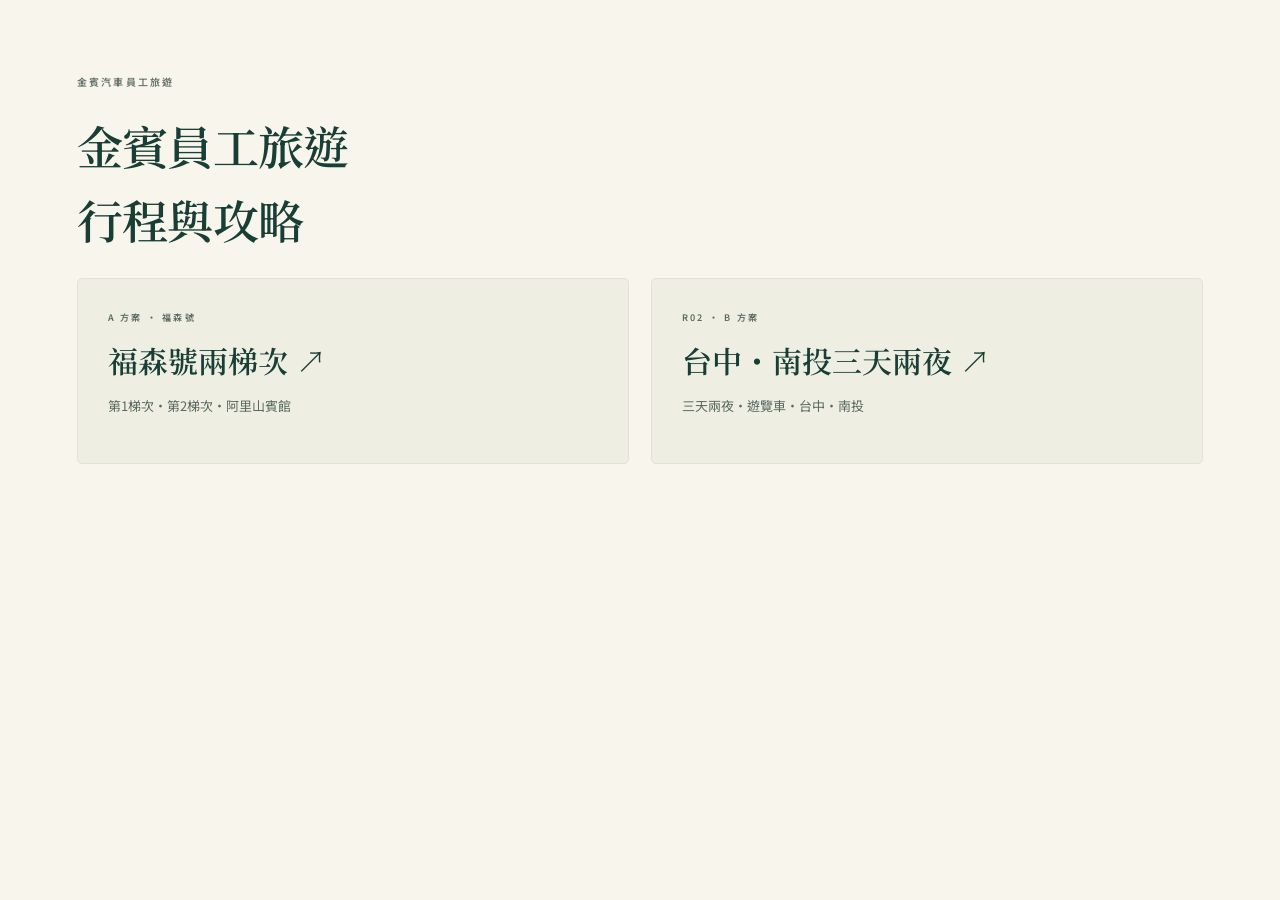
<file: docs/index.html>
<!doctype html><html lang="zh-Hant"><meta charset="utf-8"><meta name="viewport" content="width=device-width,initial-scale=1"><title>金賓員旅攻略</title><link rel="stylesheet" href="assets/style.css"><body><main class="section"><p class="eyebrow">金賓汽車員工旅遊</p><h1>金賓員工旅遊<br>行程與攻略</h1><div class="hotels"><a class="hotel" href="r01/"><p class="eyebrow">A 方案 · 福森號</p><h2>福森號兩梯次 ↗</h2><p>第1梯次・第2梯次・阿里山賓館</p></a><a class="hotel" href="r02/"><p class="eyebrow">R02 · B 方案</p><h2>台中・南投三天兩夜 ↗</h2><p>三天兩夜・遊覽車・台中・南投</p></a></div></main></body></html>
</file>
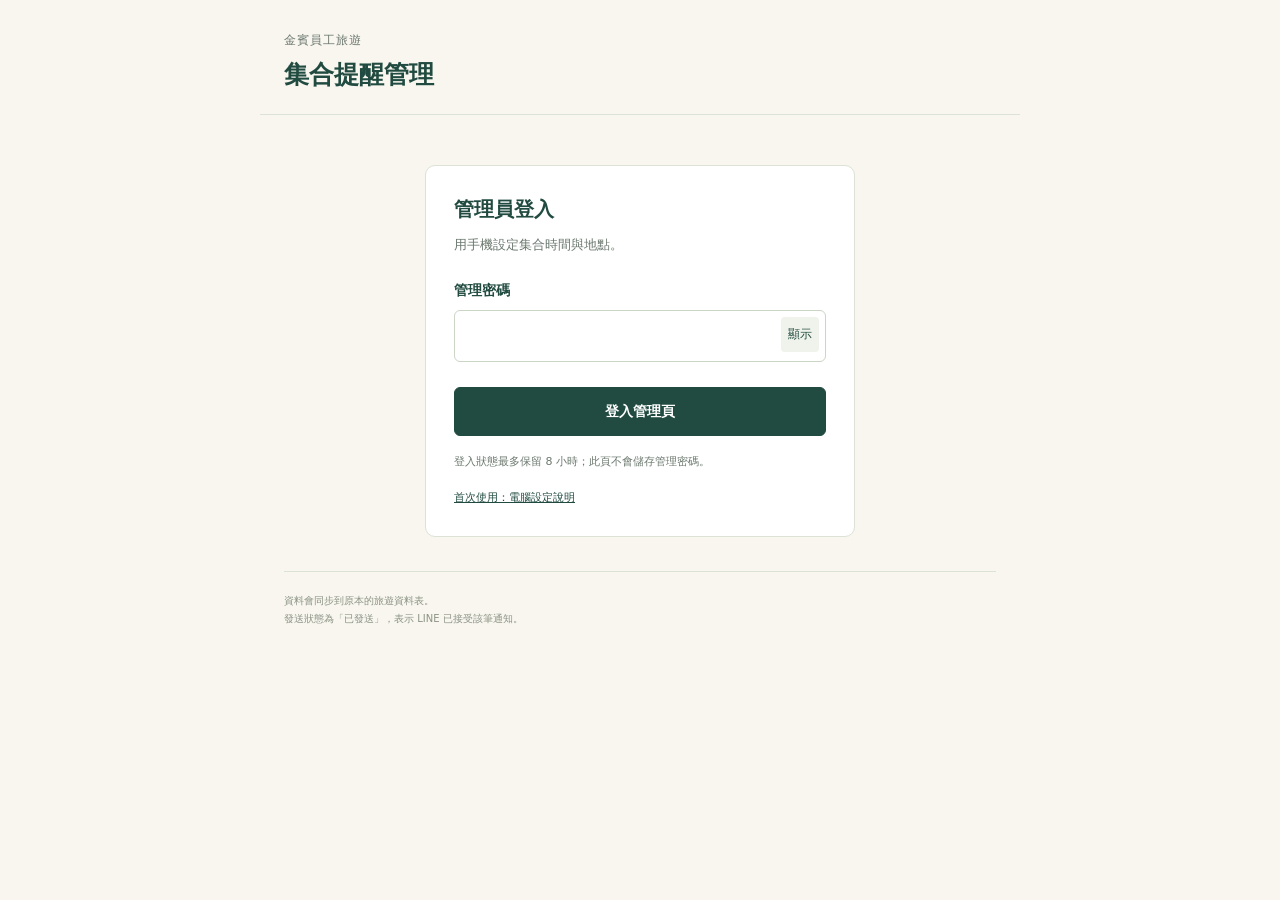
<file: docs/admin/index.html>
<!doctype html>
<html lang="zh-Hant">
<head>
  <meta charset="utf-8">
  <meta name="viewport" content="width=device-width,initial-scale=1,viewport-fit=cover">
  <meta name="theme-color" content="#214b40">
  <meta name="robots" content="noindex,nofollow">
  <meta name="referrer" content="no-referrer">
  <meta http-equiv="Content-Security-Policy" content="default-src 'self'; script-src 'self'; style-src 'self'; connect-src 'self' https://employee-trip-line-bot.wsf10755005.workers.dev; img-src 'self' data:; base-uri 'none'; object-src 'none'; form-action 'none'">
  <title>集合提醒管理｜金賓員工旅遊</title>
  <link rel="stylesheet" href="admin.css?v=20261105">
  <script src="admin.js?v=fusen-two-batches-20261111" defer></script>
</head>
<body>
<header class="topbar"><div><span class="brand">金賓員工旅遊</span><h1>集合提醒管理</h1></div><button id="logout" class="text-button" hidden>登出</button></header>
<main>
  <section id="login-panel" class="login-panel">
    <h2>管理員登入</h2><p>用手機設定集合時間與地點。</p>
    <form id="login-form">
      <label for="password">管理密碼</label><div class="password-field"><input id="password" type="password" required autocomplete="current-password" maxlength="512"><button type="button" id="show-password" aria-pressed="false">顯示</button></div>
      <button id="login-button" class="primary full" type="submit">登入管理頁</button>
    </form>
    <p class="fine">登入狀態最多保留 8 小時；此頁不會儲存管理密碼。</p>
    <p class="fine"><a href="setup.html">首次使用：電腦設定說明</a></p>
  </section>
  <div id="app" hidden>
    <div class="intro"><p>選路線、時間，貼上地點，確認後即可儲存。</p><span class="zone">台灣時間 UTC+8</span></div>
    <nav class="tabs" aria-label="管理功能"><button id="tab-new" class="active" type="button" aria-selected="true">新增提醒</button><button id="tab-list" type="button" aria-selected="false">已設定的提醒 <span id="reminder-count"></span></button></nav>
    <section id="editor">
      <div class="section-title"><h2 id="editor-title">新增集合提醒</h2><button id="stop-edit" class="text-button" type="button" hidden>取消修改</button></div>
      <form id="reminder-form">
        <label for="route">通知哪個方案？</label><select id="route" required><option value="">請選擇路線</option></select><p id="recipient-hint" class="field-hint">依所選路線的有效綁定名單發送。</p>
        <div class="date-time"><div><label for="date">集合日期</label><input id="date" type="date" required></div><div><label for="time">集合時間</label><input id="time" type="time" required step="60"></div></div>
        <div id="send-time" class="send-time">提醒會在集合前 10 分鐘自動發送。</div>
        <label for="place">集合地點</label><input id="place" type="text" maxlength="80" placeholder="例如：金賓汽車頂湖廠" autocomplete="off">
        <label for="map">Google 地圖連結 <span class="optional">選填</span></label><input id="map" type="url" inputmode="url" placeholder="貼上地圖分享連結" autocomplete="off"><p class="field-hint">地點或地圖連結至少填一項；建議使用地圖「分享」取得的短連結。</p>
        <p class="notice">集合時間需距現在至少 11 分鐘。已進入發送時段的提醒，無法再修改或取消。</p>
        <button id="preview-button" class="primary full" type="submit">預覽並確認</button>
      </form>
    </section>
    <section id="listing" hidden>
      <div class="section-title"><h2>已設定的提醒</h2><button id="refresh" class="text-button" type="button">重新整理</button></div>
      <div class="filters" aria-label="篩選提醒"><button id="filter-upcoming" class="selected" type="button">即將集合</button><button id="filter-all" type="button">全部紀錄</button></div>
      <p id="updated-at" class="field-hint"></p><div id="reminder-list"></div>
    </section>
  </div>
  <div id="status" role="status" aria-live="polite" hidden></div>
  <footer>資料會同步到原本的旅遊資料表。<br>發送狀態為「已發送」，表示 LINE 已接受該筆通知。</footer>
</main>
<dialog id="confirmation" aria-labelledby="confirmation-title"><div class="dialog-content"><h2 id="confirmation-title">確認集合提醒</h2><div id="confirmation-body"></div><p id="confirmation-error" class="error-text" role="alert" hidden></p><div class="dialog-actions"><button id="dismiss" class="secondary" type="button">返回修改</button><button id="confirm" class="primary" type="button">確認儲存</button></div></div></dialog>
</body></html>
</file>
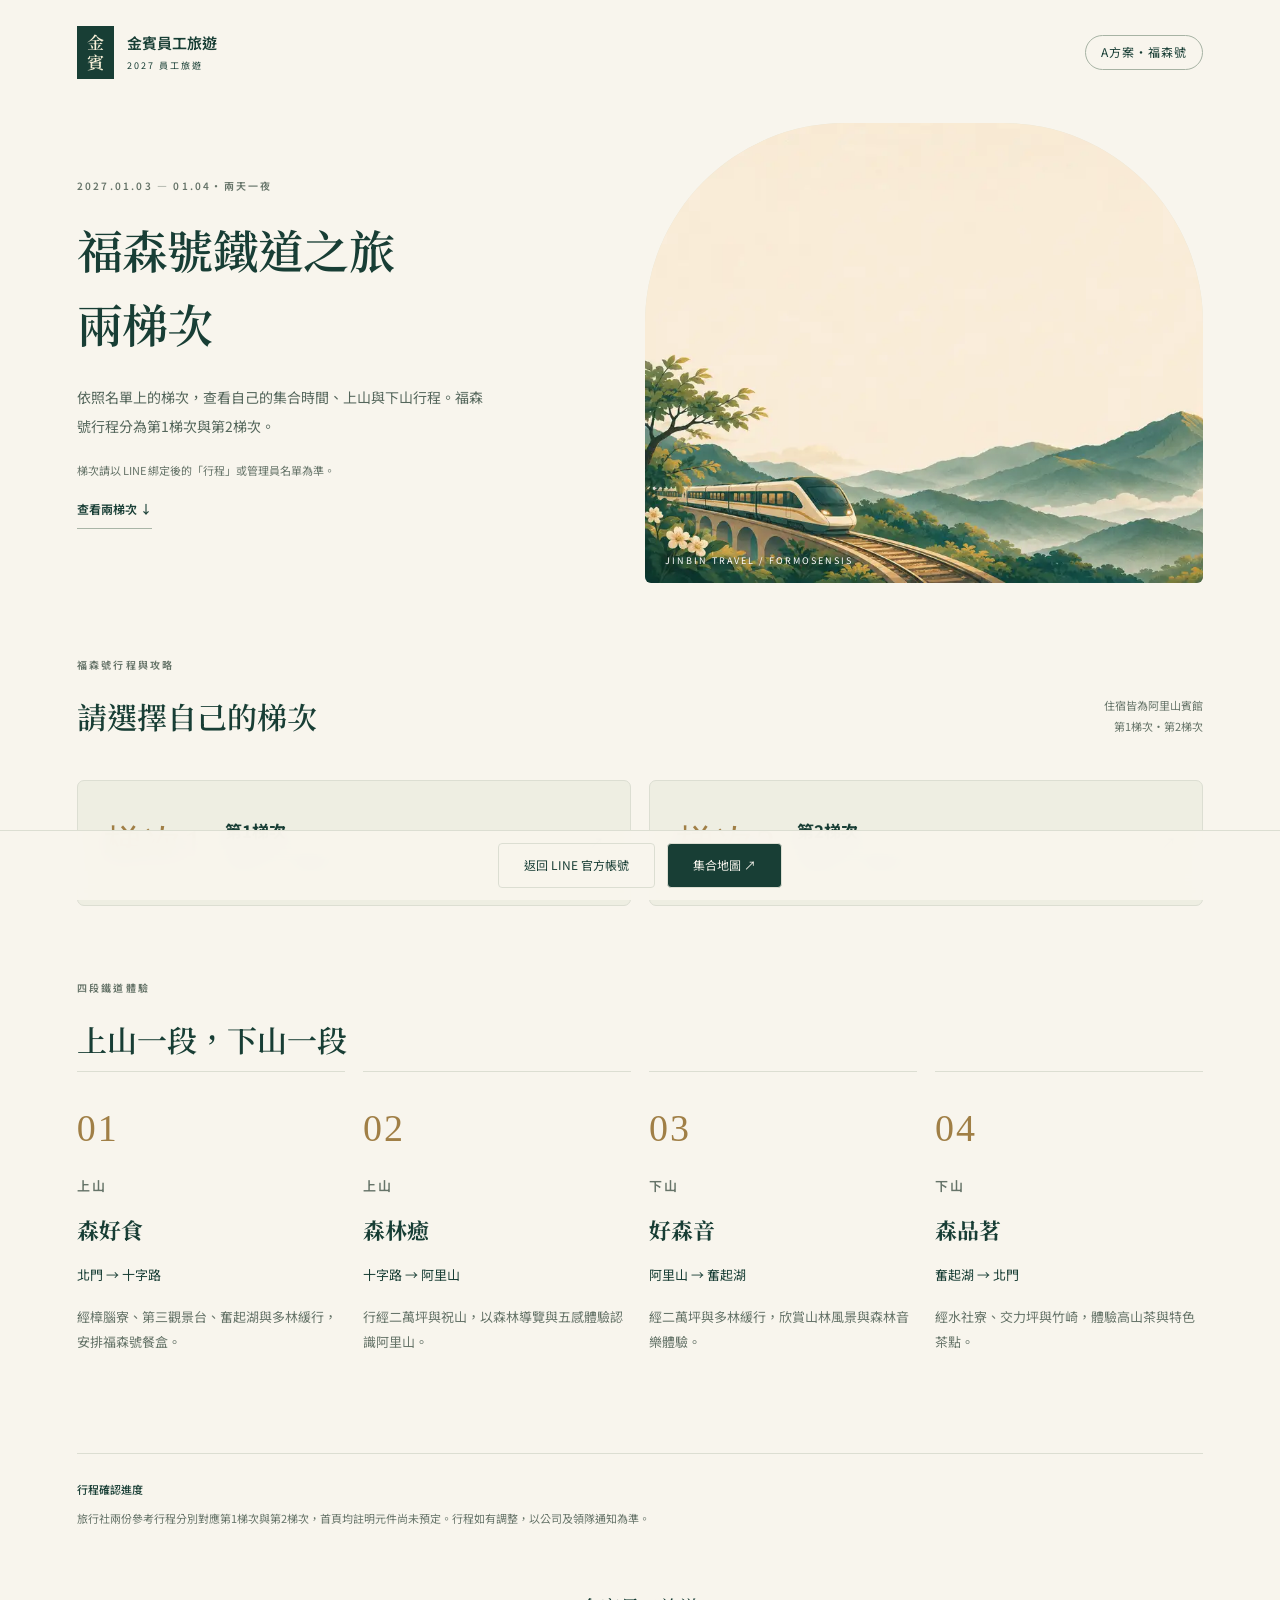
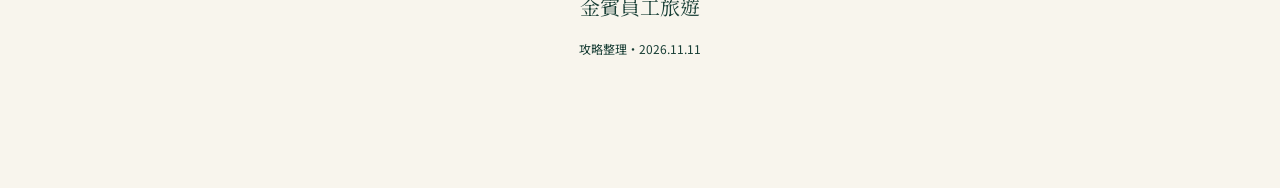
<file: docs/r01/index.html>
<!doctype html><html lang="zh-Hant"><head><meta charset="utf-8"><meta name="viewport" content="width=device-width,initial-scale=1"><meta name="theme-color" content="#183e35"><title>福森號兩梯次｜金賓員工旅遊</title><meta name="description" content="金賓福森號第1梯次與第2梯次的行程與攻略。"><link rel="stylesheet" href="../assets/style.css"></head>
  <body class="forest fusen"><header class="topbar"><a class="brand" href="../"><span class="seal">金<br>賓</span><span>金賓員工旅遊<small>2027 員工旅遊</small></span></a><span class="route-badge">A方案・福森號</span></header>
  <main><section class="hero"><div class="hero-copy"><p class="eyebrow">2027.01.03 — 01.04・兩天一夜</p><h1>福森號鐵道之旅<br>兩梯次</h1><p class="intro">依照名單上的梯次，查看自己的集合時間、上山與下山行程。福森號行程分為第1梯次與第2梯次。</p><p class="fineprint">梯次請以 LINE 綁定後的「行程」或管理員名單為準。</p><a class="text-link" href="#combinations">查看兩梯次 ↓</a></div><div class="hero-art"><img src="../assets/r01-cover.webp" alt="阿里山森林列車旅行插畫"><span class="art-label">JINBIN TRAVEL / FORMOSENSIS</span></div></section>
  <section class="section" id="combinations"><div class="section-heading"><div><p class="eyebrow">福森號行程與攻略</p><h2>請選擇自己的梯次</h2></div><p>住宿皆為阿里山賓館<br>第1梯次・第2梯次</p></div><div class="combo-grid">
    <a class="combo-card " href="./ac/" >
      <span class="combo-code">梯次1</span>
      <div><h3>第1梯次</h3><p>森好食上山・好森音下山</p></div><span aria-hidden="true">↗</span>
    </a>
    <a class="combo-card " href="./bd/" >
      <span class="combo-code">梯次2</span>
      <div><h3>第2梯次</h3><p>森林癒上山・森品茗下山</p></div><span aria-hidden="true">↗</span>
    </a></div></section>
  <section class="section"><p class="eyebrow">四段鐵道體驗</p><h2>上山一段，下山一段</h2><div class="leg-grid"><article class="leg-card"><span class="combo-code">01</span><p class="eyebrow">上山</p><h3>森好食</h3><p>北門 → 十字路</p><p class="fineprint">經樟腦寮、第三觀景台、奮起湖與多林緩行，安排福森號餐盒。</p></article><article class="leg-card"><span class="combo-code">02</span><p class="eyebrow">上山</p><h3>森林癒</h3><p>十字路 → 阿里山</p><p class="fineprint">行經二萬坪與祝山，以森林導覽與五感體驗認識阿里山。</p></article><article class="leg-card"><span class="combo-code">03</span><p class="eyebrow">下山</p><h3>好森音</h3><p>阿里山 → 奮起湖</p><p class="fineprint">經二萬坪與多林緩行，欣賞山林風景與森林音樂體驗。</p></article><article class="leg-card"><span class="combo-code">04</span><p class="eyebrow">下山</p><h3>森品茗</h3><p>奮起湖 → 北門</p><p class="fineprint">經水社寮、交力坪與竹崎，體驗高山茶與特色茶點。</p></article></div></section>
  <aside class="editor-note"><strong>行程確認進度</strong><p>旅行社兩份參考行程分別對應第1梯次與第2梯次，首頁均註明元件尚未預定。行程如有調整，以公司及領隊通知為準。</p></aside></main><footer><div class="brand-name">金賓員工旅遊</div><p>攻略整理・2026.11.11</p></footer><div class="bottom-actions"><a href="https://line.me/R/ti/p/%40063yxazi">返回 LINE 官方帳號</a><a href="https://share.google/D0maFrCaCc2iNcHVA" target="_blank" rel="noopener noreferrer">集合地圖 ↗</a></div></body></html>
</file>
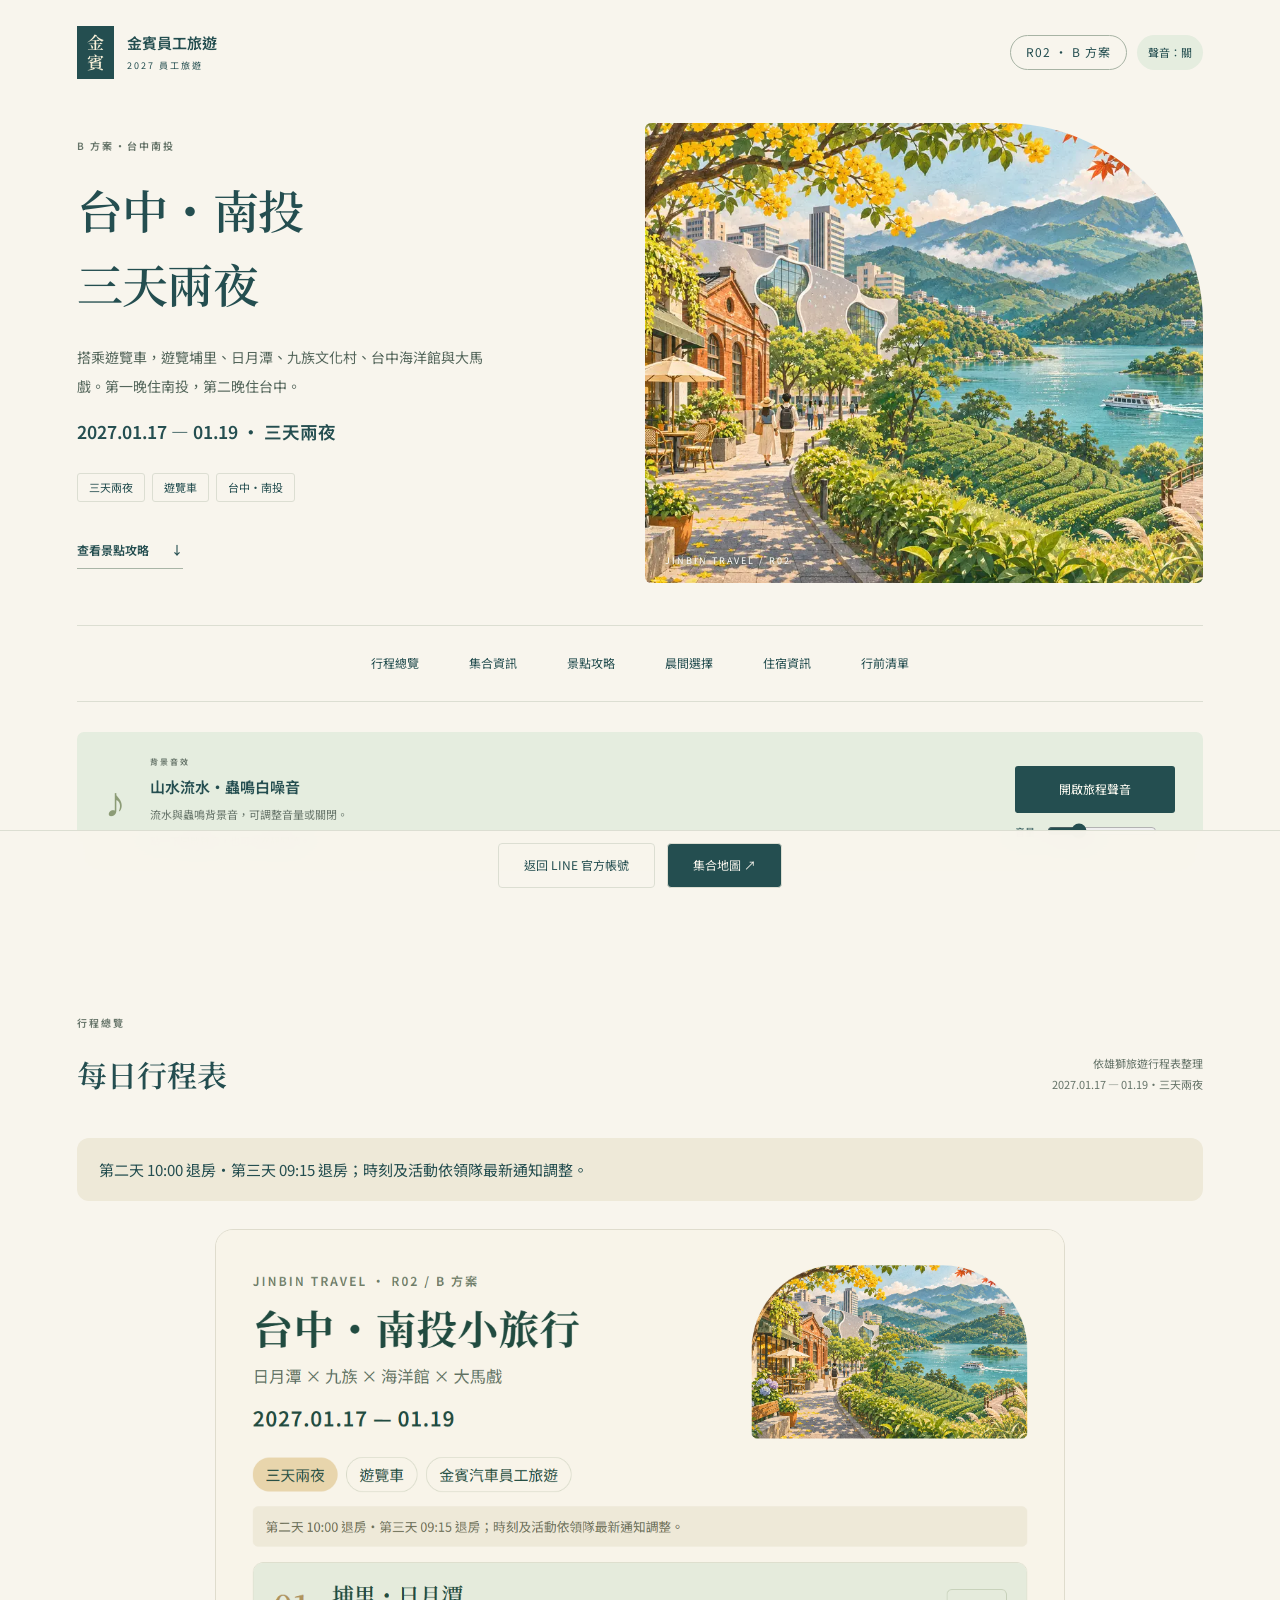
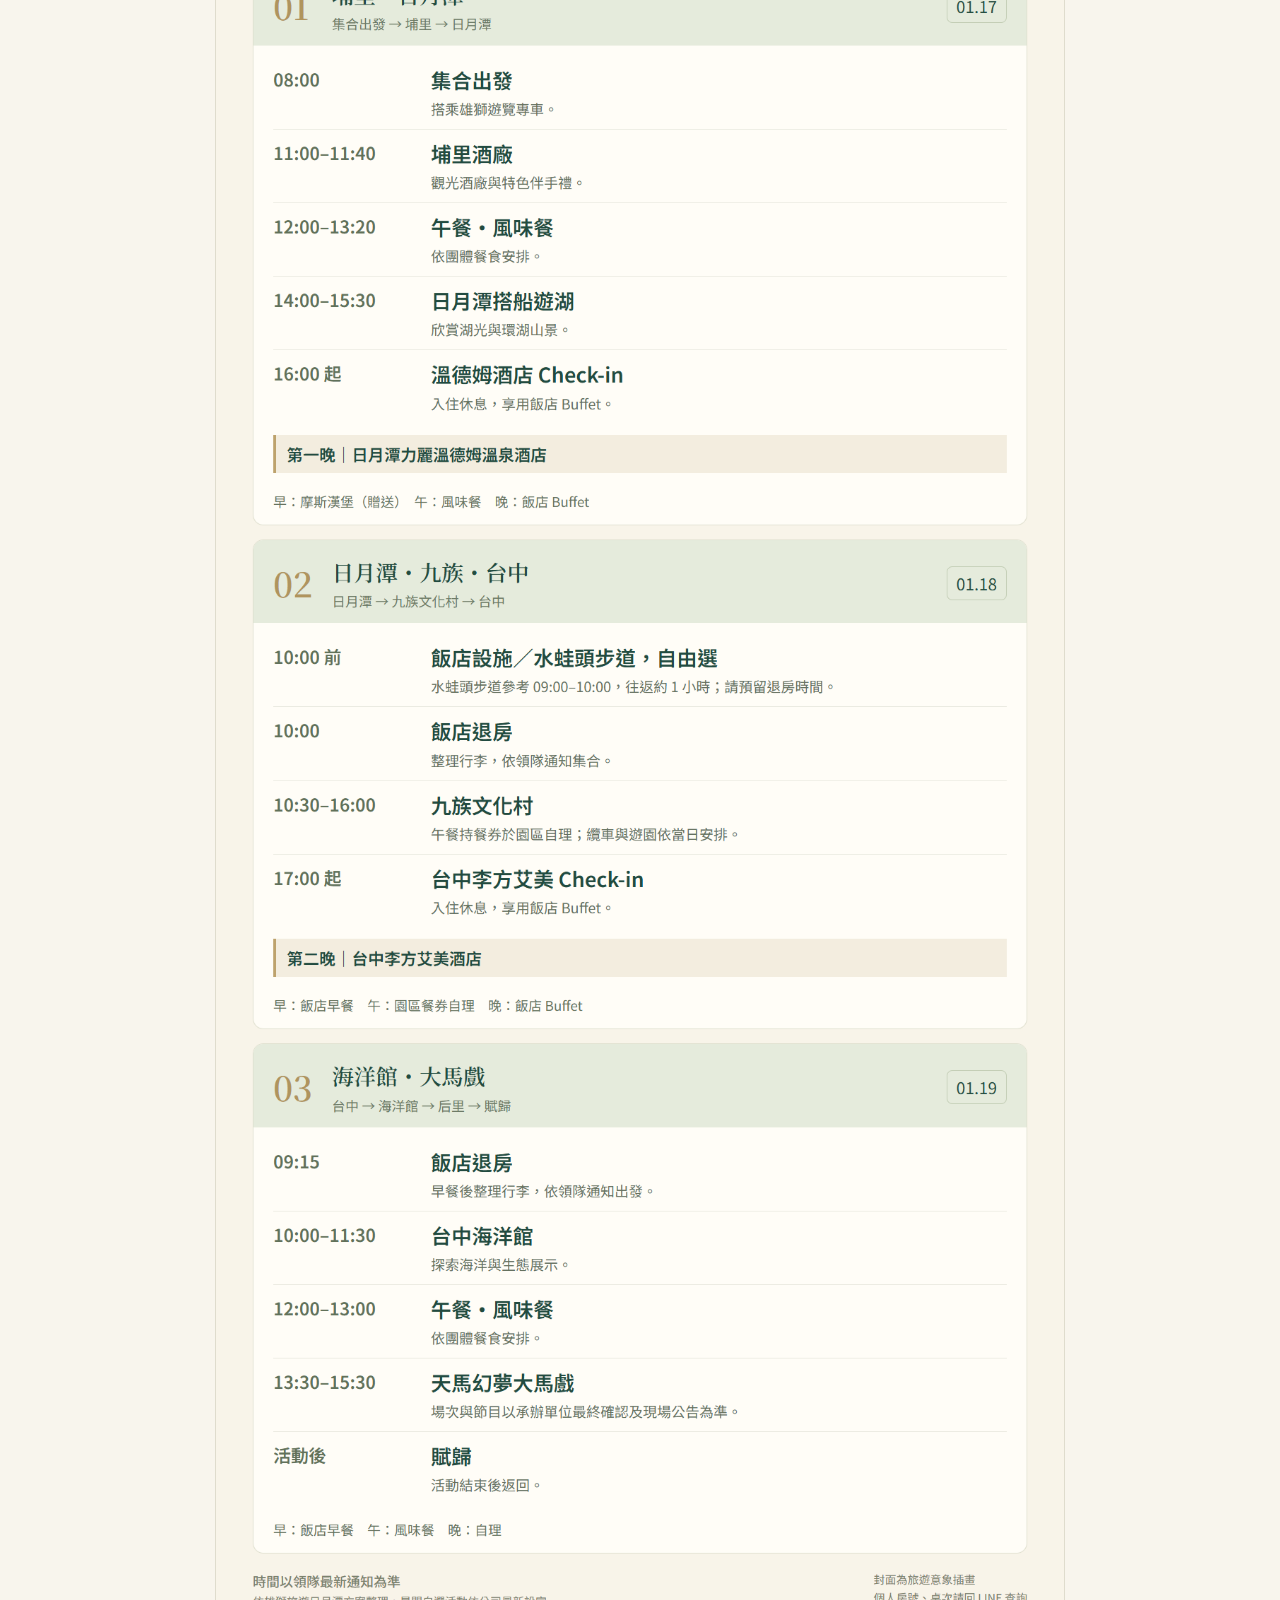
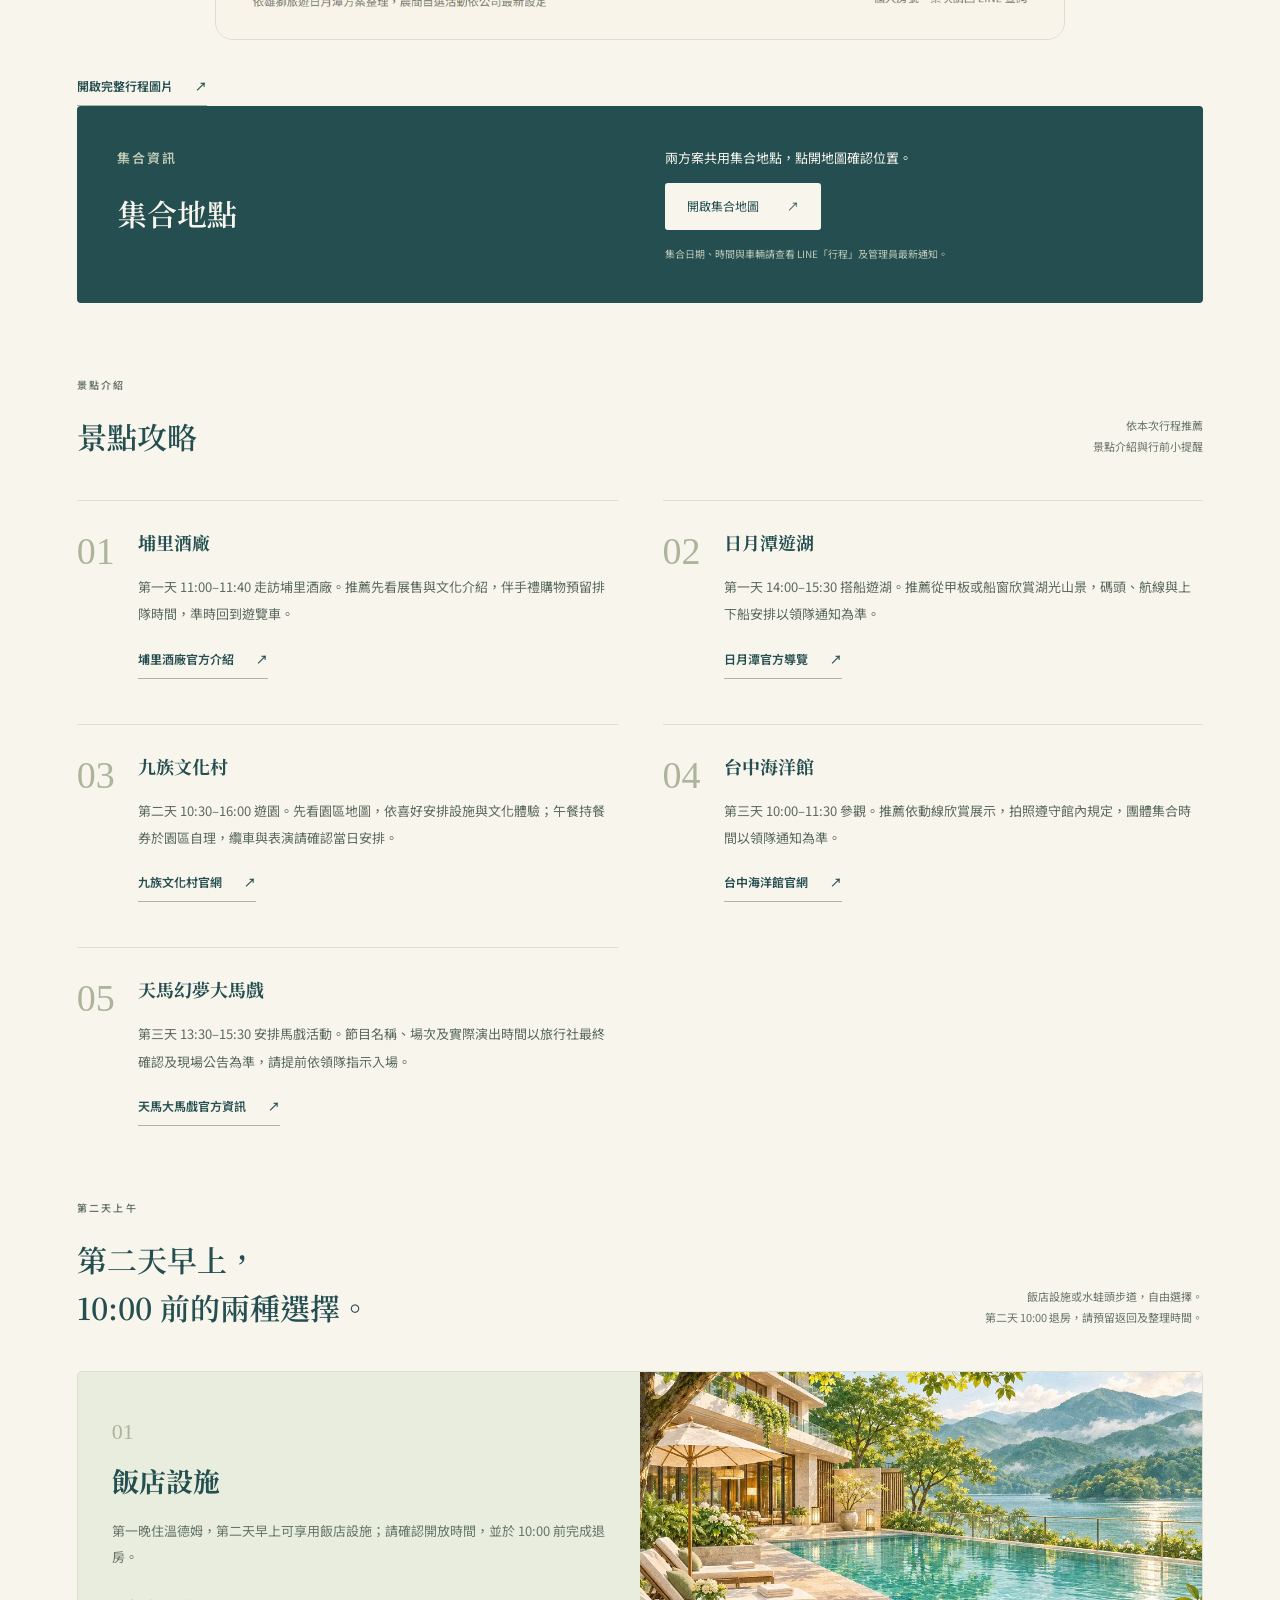
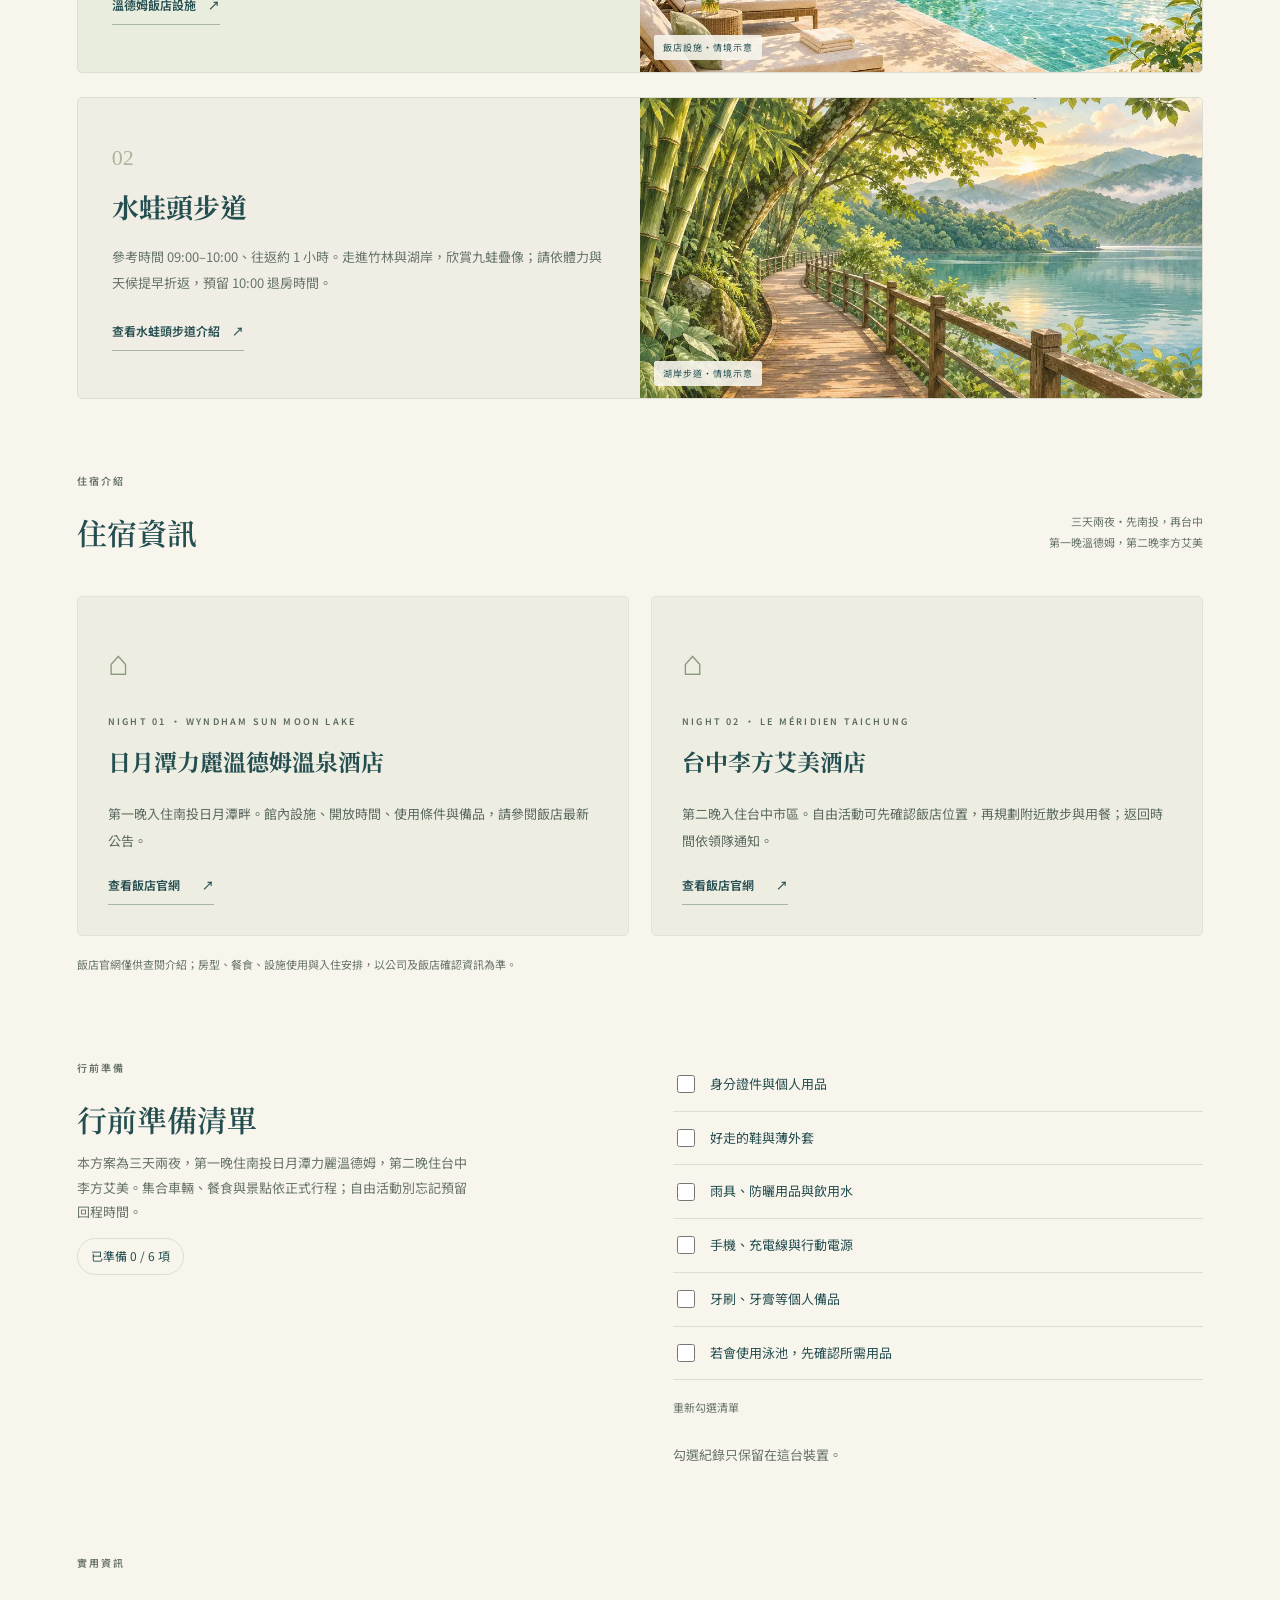
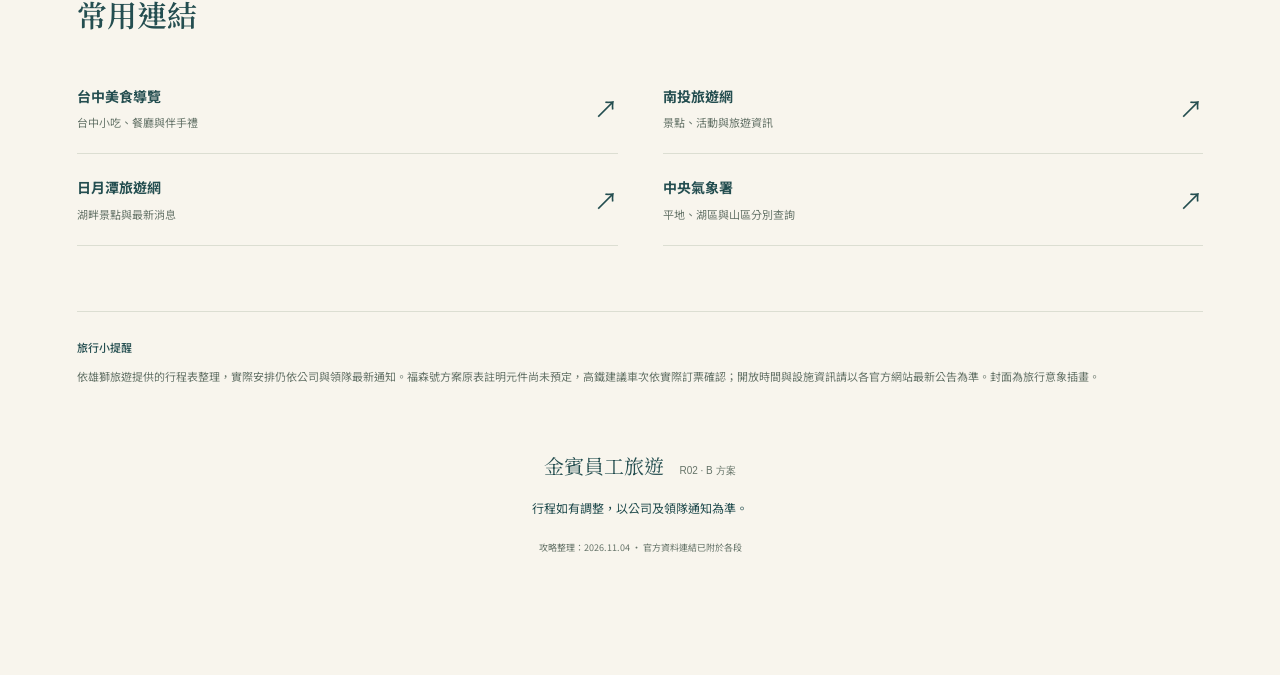
<file: docs/r02/index.html>
<!doctype html><html lang="zh-Hant"><head><meta charset="utf-8"><meta name="viewport" content="width=device-width,initial-scale=1"><meta name="theme-color" content="#183e35"><meta name="description" content="金賓員工旅遊 台中・南投三天兩夜｜集合地圖、住宿介紹、行前清單與官方旅遊資訊。"><title>台中・南投三天兩夜｜金賓員旅 R02 · B 方案</title><link rel="stylesheet" href="../assets/style.css"><script src="../assets/guide.js" defer></script></head>
 <body data-route="r02" class="lake"><a class="skip" href="#main">跳至攻略內容</a><header class="topbar"><a class="brand" href="https://line.me/R/ti/p/%40063yxazi"><span class="seal">金<br>賓</span><span>金賓員工旅遊<small>2027 員工旅遊</small></span></a><div class="top-tools"><span class="route-badge">R02 · B 方案</span><button id="quick-sound" aria-pressed="false">聲音：關</button></div></header>
 <main id="main"><section class="hero"><div class="hero-copy"><p class="eyebrow">B 方案・台中南投</p><h1>台中・南投<br>三天兩夜</h1><p class="intro">搭乘遊覽車，遊覽埔里、日月潭、九族文化村、台中海洋館與大馬戲。第一晚住南投，第二晚住台中。</p><p class="trip-dates">2027.01.17 — 01.19 · 三天兩夜</p><div class="tags"><span>三天兩夜</span><span>遊覽車</span><span>台中・南投</span></div><a class="text-link" href="#explore">查看景點攻略 <span>↓</span></a></div><div class="hero-art"><img src="../assets/r02-cover.webp" alt="台中街景、山巒與日月潭湖景的旅行插畫" fetchpriority="high"><span class="art-label">JINBIN TRAVEL / R02</span></div></section>
 <nav class="chapter-nav" aria-label="攻略章節"><a href="#itinerary">行程總覽</a><a href="#meet">集合資訊</a><a href="#explore">景點攻略</a><a href="#morning">晨間選擇</a><a href="#stay">住宿資訊</a><a href="#packing">行前清單</a></nav>
 <section class="sound-panel" aria-label="旅程聲音"><span class="sound-mark" aria-hidden="true">♪</span><div class="sound-copy"><p class="eyebrow">背景音效</p><h2>山水流水・蟲鳴白噪音</h2><p>流水與蟲鳴背景音，可調整音量或關閉。</p><span id="sound-status" role="status">點一下開啟聲音，也可以安靜閱讀。</span></div><div class="sound-controls"><button id="sound-toggle" class="button" aria-pressed="false">開啟旅程聲音</button><label>音量 <input id="volume" type="range" min="0" max="100" value="25" aria-label="旅程聲音音量"></label></div></section>
 <section id="itinerary" class="section itinerary"><div class="section-heading"><div><p class="eyebrow">行程總覽</p><h2>每日行程表</h2></div><p>依雄獅旅遊行程表整理<br>2027.01.17 — 01.19・三天兩夜</p></div><p class="trip-notice">第二天 10:00 退房・第三天 09:15 退房；時刻及活動依領隊最新通知調整。</p><a class="poster-link" href="../assets/r02-itinerary.png" target="_blank" rel="noopener"><img src="../assets/r02-itinerary.png" alt="台中・南投三天兩夜逐日行程圖片，包含交通、活動時間、住宿及餐食" loading="lazy" width="1200"></a><a class="text-link" href="../assets/r02-itinerary.png" target="_blank" rel="noopener">開啟完整行程圖片 <span aria-hidden="true">↗</span></a></section>
 <section id="meet" class="meet"><div><p class="eyebrow">集合資訊</p><h2>集合地點</h2></div><div><p>兩方案共用集合地點，點開地圖確認位置。</p><a class="button light" href="https://share.google/D0maFrCaCc2iNcHVA" target="_blank" rel="noopener noreferrer">開啟集合地圖 <span aria-hidden="true">↗</span></a><p class="fineprint">集合日期、時間與車輛請查看 LINE「行程」及管理員最新通知。</p></div></section>
 <section id="explore" class="section"><div class="section-heading"><div><p class="eyebrow">景點介紹</p><h2>景點攻略</h2></div><p>依本次行程推薦<br>景點介紹與行前小提醒</p></div><div class="stories"><article class="story"><span class="number">01</span><div><h3>埔里酒廠</h3><p>第一天 11:00–11:40 走訪埔里酒廠。推薦先看展售與文化介紹，伴手禮購物預留排隊時間，準時回到遊覽車。</p><a class="text-link" href="https://event.ttl.com.tw/pl/center/01main.aspx" target="_blank" rel="noopener noreferrer">埔里酒廠官方介紹 <span aria-hidden="true">↗</span></a></div></article><article class="story"><span class="number">02</span><div><h3>日月潭遊湖</h3><p>第一天 14:00–15:30 搭船遊湖。推薦從甲板或船窗欣賞湖光山景，碼頭、航線與上下船安排以領隊通知為準。</p><a class="text-link" href="https://www.sunmoonlake.gov.tw/" target="_blank" rel="noopener noreferrer">日月潭官方導覽 <span aria-hidden="true">↗</span></a></div></article><article class="story"><span class="number">03</span><div><h3>九族文化村</h3><p>第二天 10:30–16:00 遊園。先看園區地圖，依喜好安排設施與文化體驗；午餐持餐券於園區自理，纜車與表演請確認當日安排。</p><a class="text-link" href="https://nine.com.tw/" target="_blank" rel="noopener noreferrer">九族文化村官網 <span aria-hidden="true">↗</span></a></div></article><article class="story"><span class="number">04</span><div><h3>台中海洋館</h3><p>第三天 10:00–11:30 參觀。推薦依動線欣賞展示，拍照遵守館內規定，團體集合時間以領隊通知為準。</p><a class="text-link" href="https://tcaqua.com.tw/" target="_blank" rel="noopener noreferrer">台中海洋館官網 <span aria-hidden="true">↗</span></a></div></article><article class="story"><span class="number">05</span><div><h3>天馬幻夢大馬戲</h3><p>第三天 13:30–15:30 安排馬戲活動。節目名稱、場次及實際演出時間以旅行社最終確認及現場公告為準，請提前依領隊指示入場。</p><a class="text-link" href="https://www.houliequestrian.com/circus" target="_blank" rel="noopener noreferrer">天馬大馬戲官方資訊 <span aria-hidden="true">↗</span></a></div></article></div></section>
 <section id="morning" class="section morning"><div class="section-heading"><div><p class="eyebrow">第二天上午</p><h2>第二天早上，<br>10:00 前的兩種選擇。</h2></div><p>飯店設施或水蛙頭步道，自由選擇。<br>第二天 10:00 退房，請預留返回及整理時間。</p></div><div class="morning-options"><article class="morning-option morning-feature"><div class="morning-copy"><span class="number">01</span><h3>飯店設施</h3><p>第一晚住溫德姆，第二天早上可享用飯店設施；請確認開放時間，並於 10:00 前完成退房。</p><a class="text-link" href="https://wyndhamsunmoonlake.com/設施服務/" target="_blank" rel="noopener noreferrer">溫德姆飯店設施 <span aria-hidden="true">↗</span></a></div><figure class="morning-media"><img src="../assets/morning-hotel.webp" alt="湖畔飯店泳池與休憩設施的插畫" loading="lazy" width="1000" height="667"><figcaption>飯店設施・情境示意</figcaption></figure></article><article class="morning-option morning-feature"><div class="morning-copy"><span class="number">02</span><h3>水蛙頭步道</h3><p>參考時間 09:00–10:00、往返約 1 小時。走進竹林與湖岸，欣賞九蛙疊像；請依體力與天候提早折返，預留 10:00 退房時間。</p><a class="text-link" href="https://travel.nantou.gov.tw/attractions/shuiwatou-trail/" target="_blank" rel="noopener noreferrer">查看水蛙頭步道介紹 <span aria-hidden="true">↗</span></a></div><figure class="morning-media"><img src="../assets/morning-trail.webp" alt="湖岸竹林與木棧步道的插畫" loading="lazy" width="1000" height="667"><figcaption>湖岸步道・情境示意</figcaption></figure></article></div></section>
 <section id="stay" class="section stay"><div class="section-heading"><div><p class="eyebrow">住宿介紹</p><h2>住宿資訊</h2></div><p>三天兩夜・先南投，再台中<br>第一晚溫德姆，第二晚李方艾美</p></div><div class="hotels"><article class="hotel"><span class="hotel-icon" aria-hidden="true">⌂</span><p class="eyebrow">NIGHT 01 · WYNDHAM SUN MOON LAKE</p><h3>日月潭力麗溫德姆溫泉酒店</h3><p>第一晚入住南投日月潭畔。館內設施、開放時間、使用條件與備品，請參閱飯店最新公告。</p><a class="text-link" href="https://wyndhamsunmoonlake.com/" target="_blank" rel="noopener noreferrer">查看飯店官網 <span aria-hidden="true">↗</span></a></article><article class="hotel"><span class="hotel-icon" aria-hidden="true">⌂</span><p class="eyebrow">NIGHT 02 · LE MÉRIDIEN TAICHUNG</p><h3>台中李方艾美酒店</h3><p>第二晚入住台中市區。自由活動可先確認飯店位置，再規劃附近散步與用餐；返回時間依領隊通知。</p><a class="text-link" href="https://www.lemeridien-taichung.com.tw/" target="_blank" rel="noopener noreferrer">查看飯店官網 <span aria-hidden="true">↗</span></a></article></div><p class="fineprint">飯店官網僅供查閱介紹；房型、餐食、設施使用與入住安排，以公司及飯店確認資訊為準。</p></section>
 <section id="packing" class="section packing"><div><p class="eyebrow">行前準備</p><h2>行前準備清單</h2><p>本方案為三天兩夜，第一晚住南投日月潭力麗溫德姆，第二晚住台中李方艾美。集合車輛、餐食與景點依正式行程；自由活動別忘記預留回程時間。</p><span id="packing-count" class="packing-progress" role="status"></span></div><div class="checklist"><label class="check"><input type="checkbox" data-pack="0"><span>身分證件與個人用品</span></label><label class="check"><input type="checkbox" data-pack="1"><span>好走的鞋與薄外套</span></label><label class="check"><input type="checkbox" data-pack="2"><span>雨具、防曬用品與飲用水</span></label><label class="check"><input type="checkbox" data-pack="3"><span>手機、充電線與行動電源</span></label><label class="check"><input type="checkbox" data-pack="4"><span>牙刷、牙膏等個人備品</span></label><label class="check"><input type="checkbox" data-pack="5"><span>若會使用泳池，先確認所需用品</span></label><button class="reset" id="packing-reset">重新勾選清單</button><p class="fineprint">勾選紀錄只保留在這台裝置。</p></div></section>
 <section class="section resources"><p class="eyebrow">實用資訊</p><h2>常用連結</h2><div class="resource-list"><a href="https://travel.taichung.gov.tw/zh-tw/experience/gourmet-guide" target="_blank" rel="noopener noreferrer"><div><h3>台中美食導覽</h3><p>台中小吃、餐廳與伴手禮</p></div><span aria-hidden="true">↗</span></a><a href="https://travel.nantou.gov.tw/" target="_blank" rel="noopener noreferrer"><div><h3>南投旅遊網</h3><p>景點、活動與旅遊資訊</p></div><span aria-hidden="true">↗</span></a><a href="https://www.sunmoonlake.gov.tw/" target="_blank" rel="noopener noreferrer"><div><h3>日月潭旅遊網</h3><p>湖畔景點與最新消息</p></div><span aria-hidden="true">↗</span></a><a href="https://www.cwa.gov.tw/" target="_blank" rel="noopener noreferrer"><div><h3>中央氣象署</h3><p>平地、湖區與山區分別查詢</p></div><span aria-hidden="true">↗</span></a></div></section>
 <aside class="editor-note"><strong>旅行小提醒</strong><p>依雄獅旅遊提供的行程表整理，實際安排仍依公司與領隊最新通知。福森號方案原表註明元件尚未預定，高鐵建議車次依實際訂票確認；開放時間與設施資訊請以各官方網站最新公告為準。封面為旅行意象插畫。</p></aside></main>
 <footer><div class="brand-name">金賓員工旅遊 <span>R02 · B 方案</span></div><p>行程如有調整，以公司及領隊通知為準。</p><small>攻略整理：2026.11.04 · 官方資料連結已附於各段</small></footer><div class="bottom-actions"><a href="https://line.me/R/ti/p/%40063yxazi">返回 LINE 官方帳號</a><a href="https://share.google/D0maFrCaCc2iNcHVA" target="_blank" rel="noopener noreferrer">集合地圖 <span aria-hidden="true">↗</span></a></div></body></html>
</file>
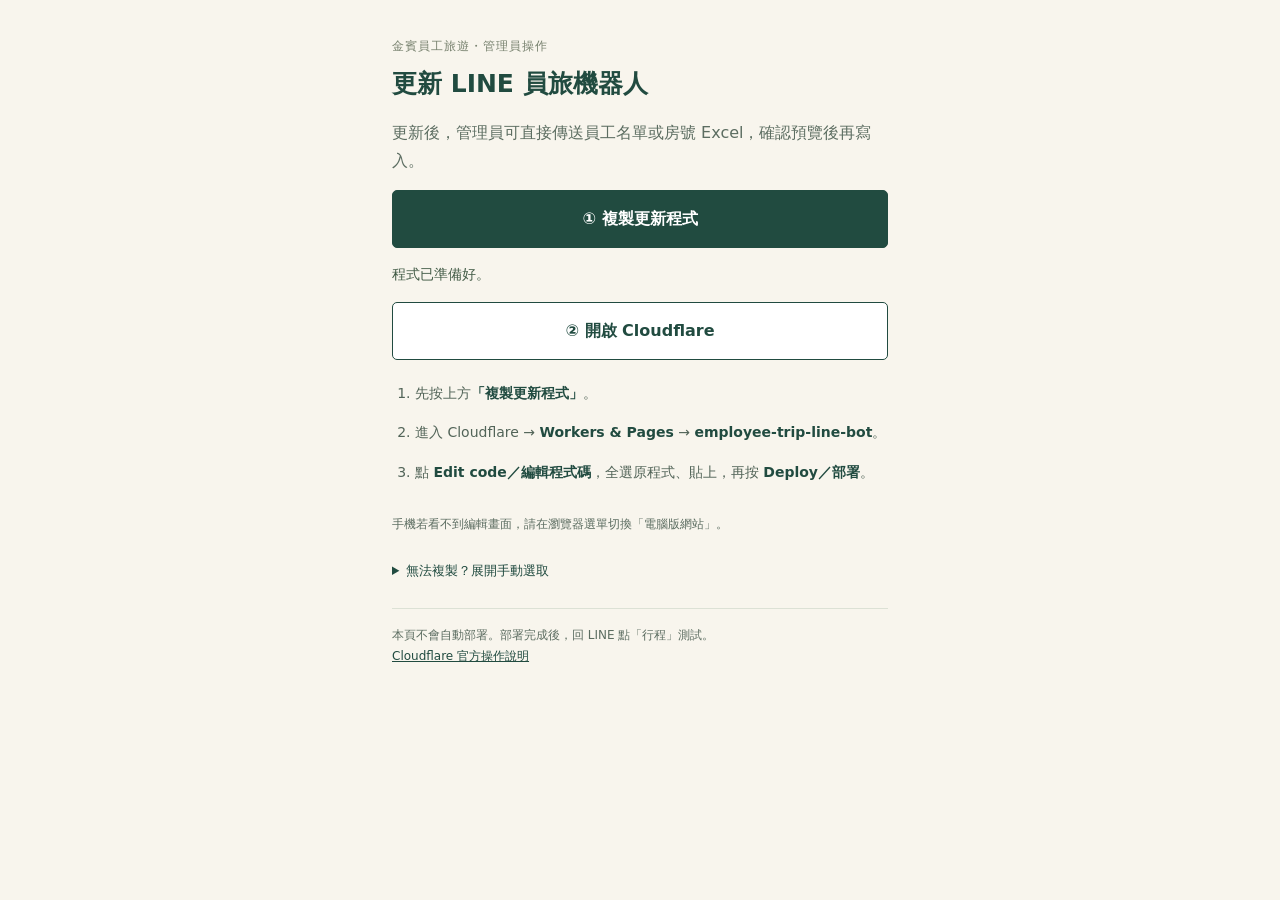
<file: docs/update-line/index.html>
<!doctype html>
<html lang="zh-Hant">
<head>
  <meta charset="utf-8">
  <meta name="viewport" content="width=device-width,initial-scale=1">
  <meta name="robots" content="noindex,nofollow">
  <meta name="theme-color" content="#214b40">
  <title>更新 LINE 員旅機器人</title>
  <style>
    *{box-sizing:border-box}body{margin:0;background:#f8f5ed;color:#214b40;font:16px/1.8 system-ui,-apple-system,'Microsoft JhengHei',sans-serif}main{max-width:540px;margin:0 auto;padding:36px 22px 45px}h1{font-size:25px;line-height:1.4;margin:8px 0 18px}p{margin:12px 0;color:#5c6d61}.label{font-size:12px;letter-spacing:1px;color:#77816e}.button{display:block;width:100%;padding:16px 12px;margin:14px 0;border:1px solid #214b40;border-radius:5px;background:#214b40;color:#fff;font:inherit;font-size:16px;font-weight:600;line-height:1.5;text-align:center;text-decoration:none;cursor:pointer}.button.secondary{background:#fff;color:#214b40}.button:disabled{opacity:.5;cursor:wait}#status{font-size:14px;min-height:26px;margin:6px 0 14px;color:#425b46}ol{padding-left:23px;font-size:14px;color:#526458}li{padding:7px 0}strong{font-weight:600;color:#214b40}.note{font-size:12px;border-top:1px solid #dce1d5;padding-top:16px;margin-top:25px}details{margin-top:24px;font-size:13px}summary{cursor:pointer}textarea{display:block;width:100%;height:230px;resize:vertical;margin-top:12px;background:#fff;color:#263e31;font:12px/1.6 monospace;border:1px solid #cbd4c5;border-radius:4px;padding:12px}a{color:#214b40}button:focus-visible,a:focus-visible,summary:focus-visible{outline:3px solid #b39765;outline-offset:4px}.help{font-size:12px;margin-top:22px}
  </style>
</head>
<body><main>
  <div class="label">金賓員工旅遊・管理員操作</div>
  <h1>更新 LINE 員旅機器人</h1>
  <p>更新後，管理員可直接傳送員工名單或房號 Excel，確認預覽後再寫入。</p>
  <button id="copy" class="button" disabled>正在準備程式…</button>
  <div id="status" role="status" aria-live="polite">請稍候。</div>
  <a class="button secondary" href="https://dash.cloudflare.com/" target="_blank" rel="noopener noreferrer">② 開啟 Cloudflare</a>
  <ol>
    <li>先按上方<strong>「複製更新程式」</strong>。</li>
    <li>進入 Cloudflare → <strong>Workers & Pages</strong> → <strong>employee-trip-line-bot</strong>。</li>
    <li>點 <strong>Edit code／編輯程式碼</strong>，全選原程式、貼上，再按 <strong>Deploy／部署</strong>。</li>
  </ol>
  <p class="help">手機若看不到編輯畫面，請在瀏覽器選單切換「電腦版網站」。</p>
  <details id="manual"><summary>無法複製？展開手動選取</summary><textarea id="code" readonly spellcheck="false" aria-label="完整更新程式"></textarea><p>長按文字，選「全選」→「複製」。</p></details>
  <p class="note">本頁不會自動部署。部署完成後，回 LINE 點「行程」測試。<br><a href="https://developers.cloudflare.com/workers/versions-and-deployments/deployment-management/" target="_blank" rel="noopener noreferrer">Cloudflare 官方操作說明</a></p>
</main>
<script>
  const button=document.getElementById('copy'),status=document.getElementById('status'),textarea=document.getElementById('code'),manual=document.getElementById('manual');
  let source='';
  fetch('./worker.txt?v=workbook-vehicle-20261113',{cache:'no-store'}).then(response=>{if(!response.ok)throw Error();return response.text();}).then(text=>{
    if(!text.includes('export default')||!text.includes('完整行程圖片')||!text.includes("type: 'image'"))throw Error();
    source=text;textarea.value=text;button.disabled=false;button.textContent='① 複製更新程式';status.textContent='程式已準備好。';
  }).catch(()=>{button.textContent='載入失敗';status.textContent='請重新整理後再試一次。';});
  button.addEventListener('click',async()=>{
    try{await navigator.clipboard.writeText(source);button.textContent='✓ 已複製更新程式';status.textContent='接著點「開啟 Cloudflare」。';}
    catch{manual.open=true;textarea.focus();textarea.select();textarea.setSelectionRange(0,source.length);let copied=false;try{copied=document.execCommand('copy');}catch{}status.textContent=copied?'已複製。接著開啟 Cloudflare。':'請長按下方程式，選「全選」→「複製」。';if(copied)button.textContent='✓ 已複製更新程式';}
  });
</script>
</body></html>
</file>
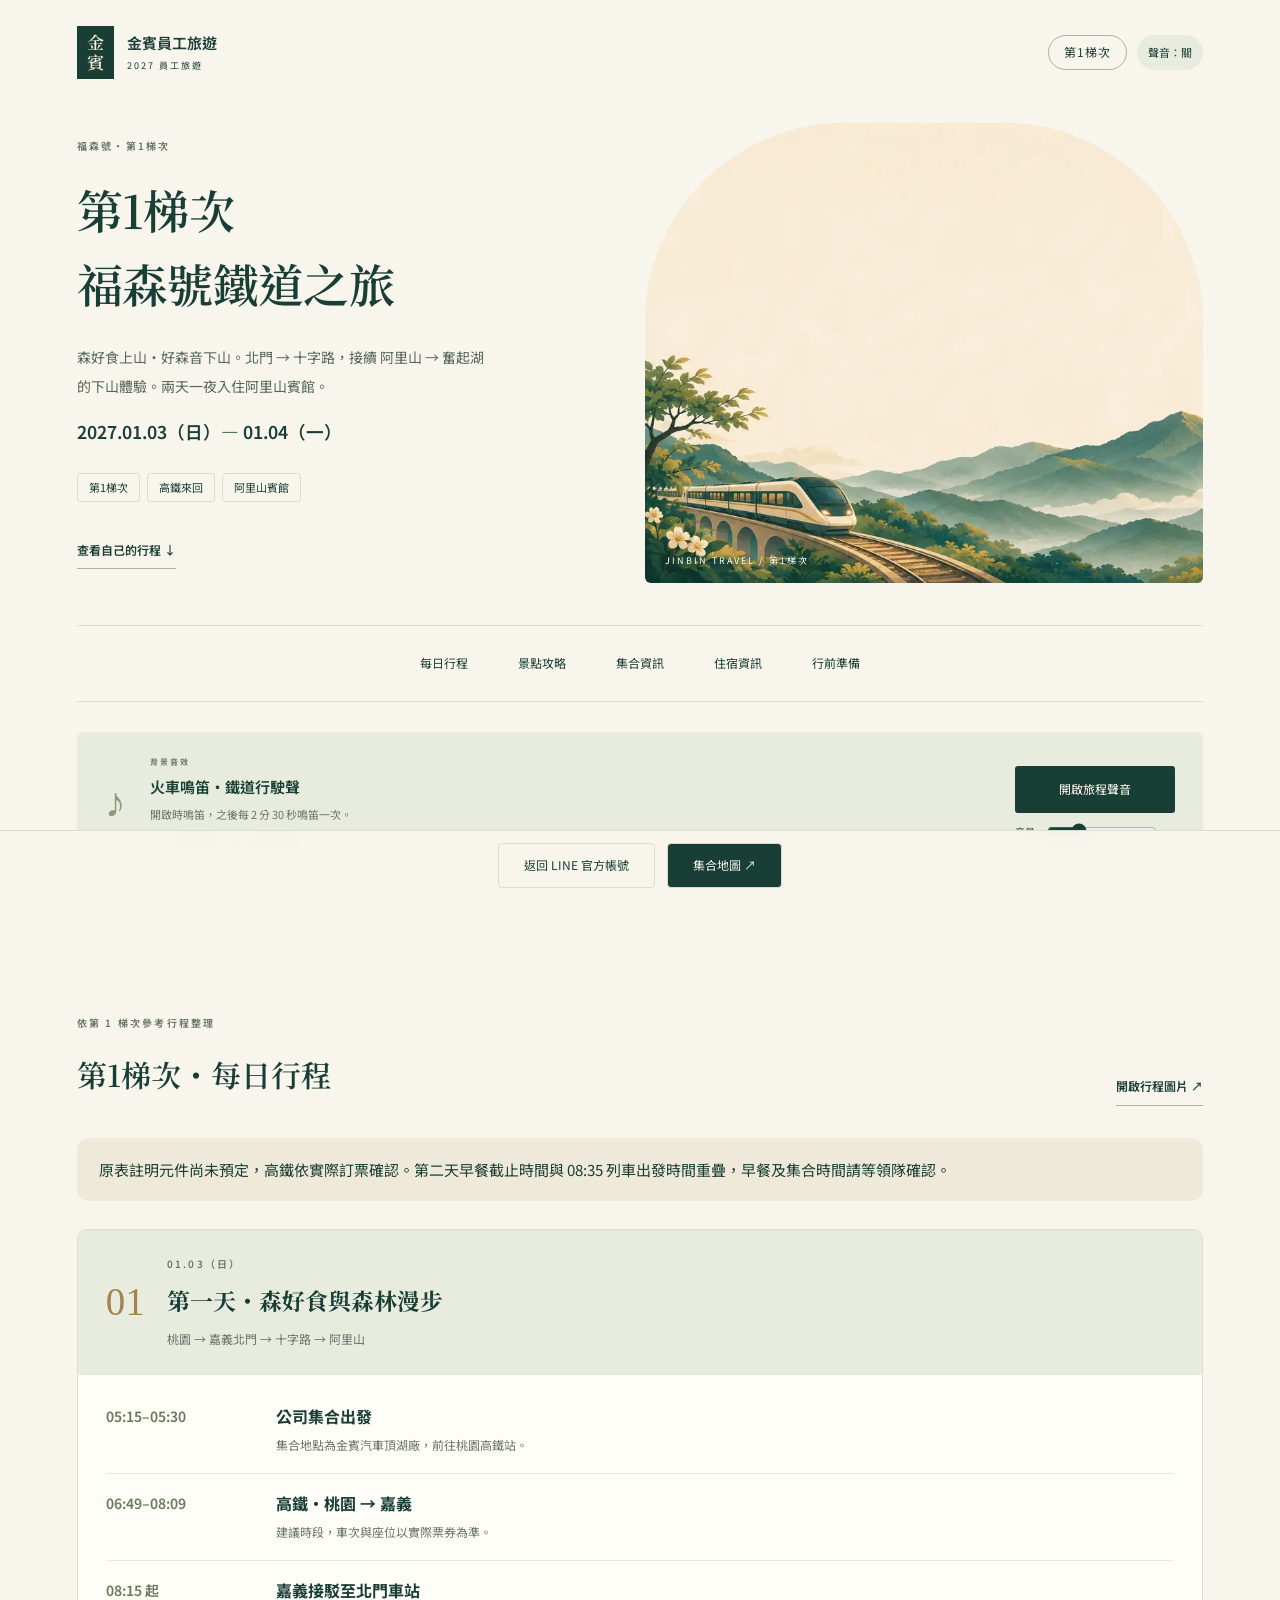
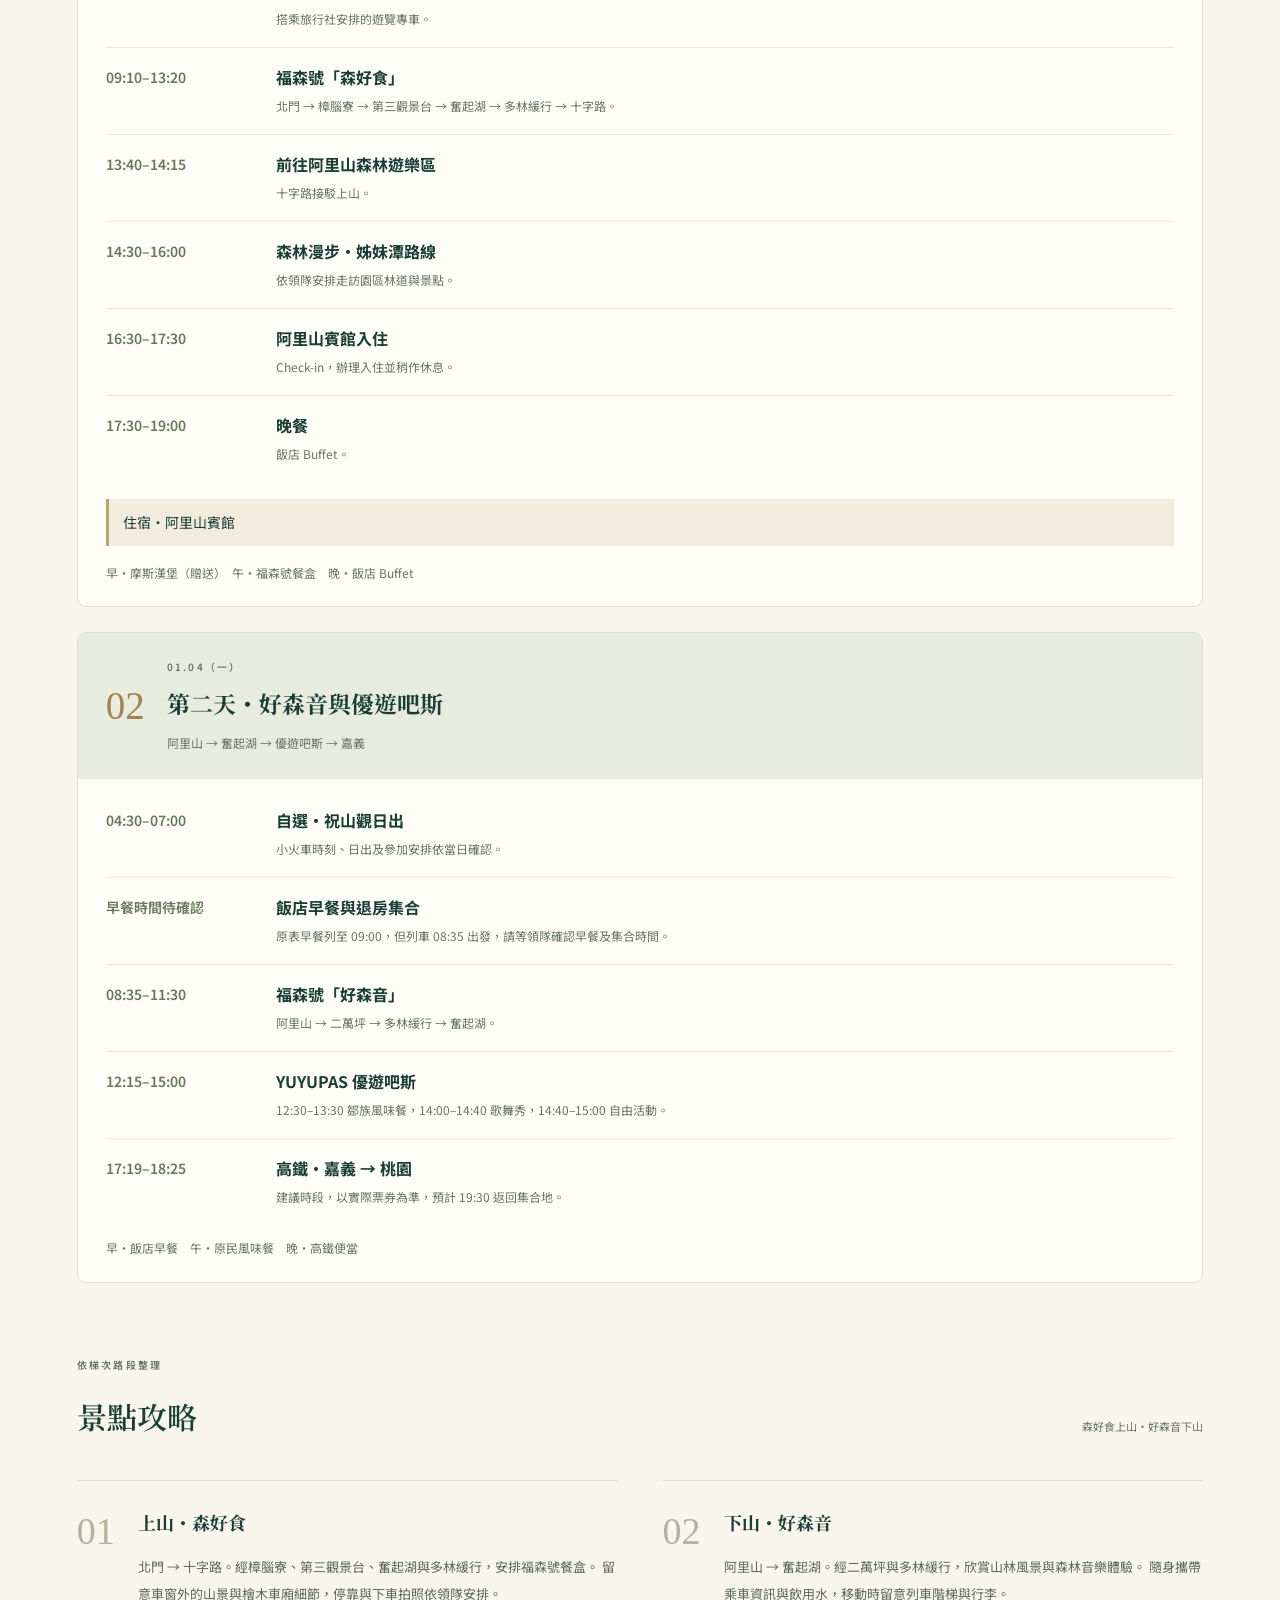
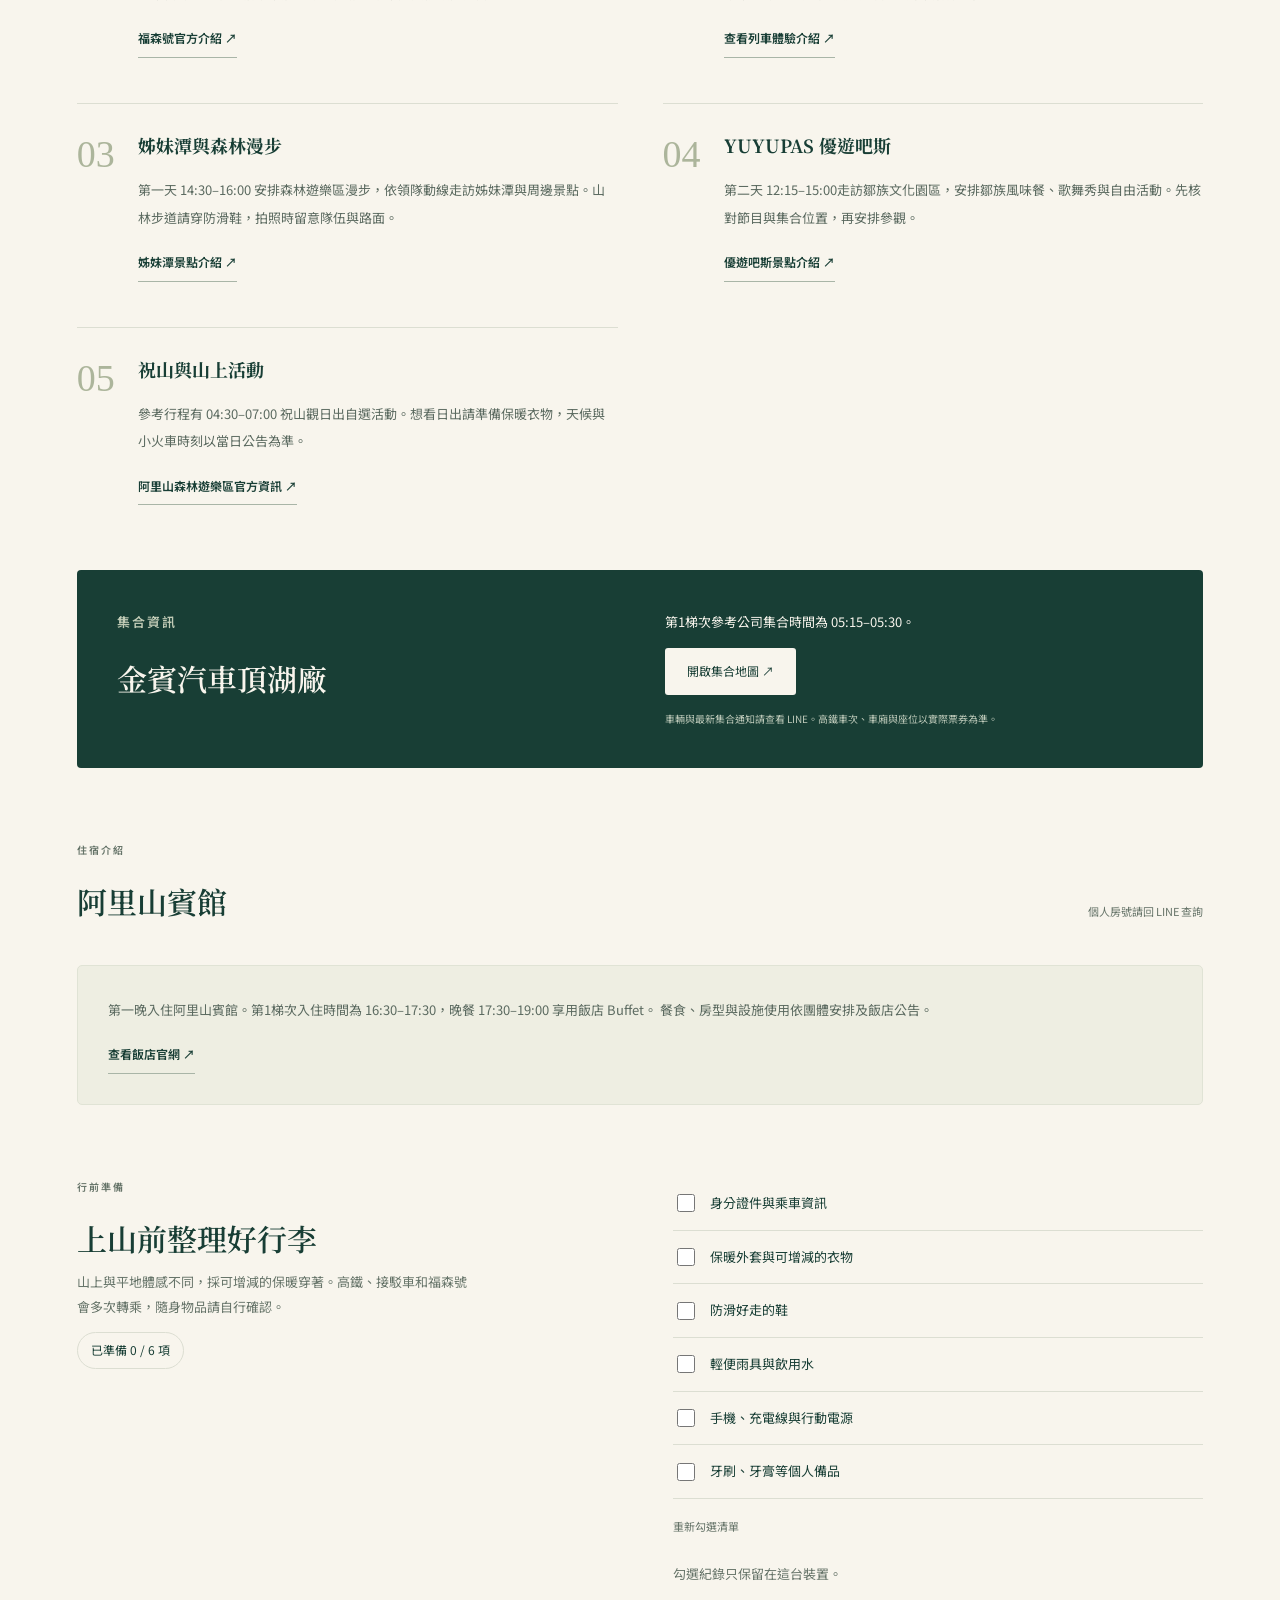
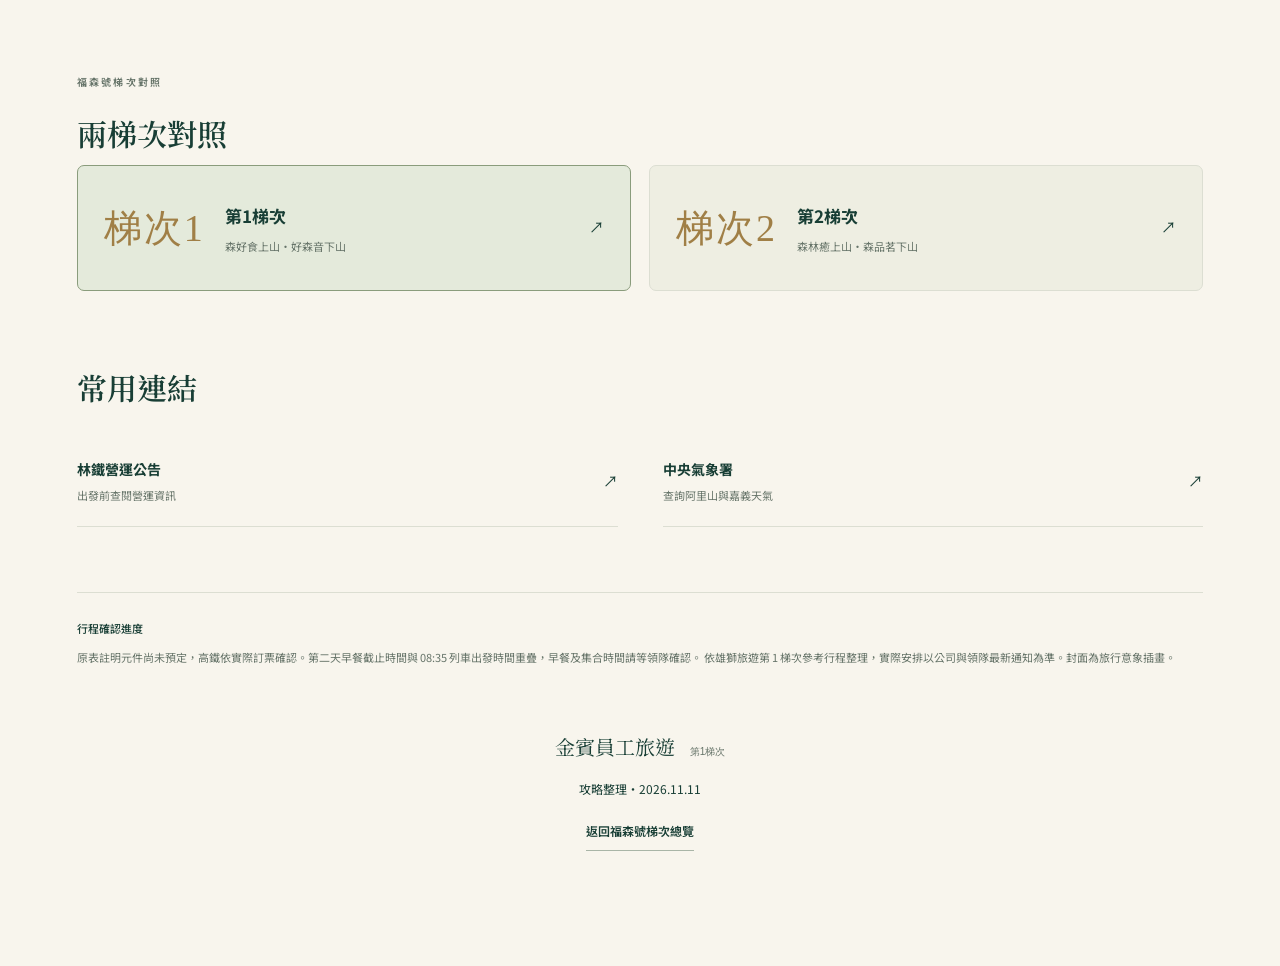
<file: docs/r01/ac/index.html>
<!doctype html><html lang="zh-Hant"><head><meta charset="utf-8"><meta name="viewport" content="width=device-width,initial-scale=1"><meta name="theme-color" content="#183e35"><title>福森號・第1梯次｜金賓員工旅遊</title><meta name="description" content="森好食上山・好森音下山，2027 年 1 月 3 至 4 日，阿里山賓館住宿、行程與景點攻略。"><link rel="stylesheet" href="../../assets/style.css"><script src="../../assets/guide.js" defer></script></head>
    <body data-route="r01" class="forest fusen"><a class="skip" href="#main">跳至攻略內容</a><header class="topbar"><a class="brand" href="../"><span class="seal">金<br>賓</span><span>金賓員工旅遊<small>2027 員工旅遊</small></span></a><div class="top-tools"><span class="route-badge">第1梯次</span><button id="quick-sound" aria-pressed="false">聲音：關</button></div></header>
    <main id="main"><section class="hero"><div class="hero-copy"><p class="eyebrow">福森號・第1梯次</p><h1>第1梯次<br>福森號鐵道之旅</h1><p class="intro">森好食上山・好森音下山。北門 → 十字路，接續 阿里山 → 奮起湖 的下山體驗。兩天一夜入住阿里山賓館。</p><p class="trip-dates">2027.01.03（日）— 01.04（一）</p><div class="tags"><span>第1梯次</span><span>高鐵來回</span><span>阿里山賓館</span></div><a class="text-link" href="#itinerary">查看自己的行程 ↓</a></div><div class="hero-art"><img src="../../assets/r01-cover.webp" alt="阿里山森林與列車的旅行插畫" fetchpriority="high"><span class="art-label">JINBIN TRAVEL / 第1梯次</span></div></section>
    <nav class="chapter-nav" aria-label="攻略章節"><a href="#itinerary">每日行程</a><a href="#explore">景點攻略</a><a href="#meet">集合資訊</a><a href="#stay">住宿資訊</a><a href="#packing">行前準備</a></nav>
    <section class="sound-panel" aria-label="旅程聲音"><span class="sound-mark" aria-hidden="true">♪</span><div class="sound-copy"><p class="eyebrow">背景音效</p><h2>火車鳴笛・鐵道行駛聲</h2><p>開啟時鳴笛，之後每 2 分 30 秒鳴笛一次。</p><span id="sound-status" role="status">點一下開啟聲音，也可以安靜閱讀。</span></div><div class="sound-controls"><button id="sound-toggle" class="button" aria-pressed="false">開啟旅程聲音</button><label>音量 <input id="volume" type="range" min="0" max="100" value="25" aria-label="旅程聲音音量"></label></div></section>
    <section id="itinerary" class="section"><div class="section-heading"><div><p class="eyebrow">依第 1 梯次參考行程整理</p><h2>第1梯次・每日行程</h2></div><a class="text-link" href="../../assets/r01-ac-itinerary.png" target="_blank" rel="noopener">開啟行程圖片 ↗</a></div><p class="trip-notice">原表註明元件尚未預定，高鐵依實際訂票確認。第二天早餐截止時間與 08:35 列車出發時間重疊，早餐及集合時間請等領隊確認。</p><div class="fusen-days"><article class="fusen-day">
    <header><span class="day-index">01</span><div><p class="eyebrow">01.03（日）</p><h3>第一天・森好食與森林漫步</h3><p>桃園 → 嘉義北門 → 十字路 → 阿里山</p></div></header>
    <ol class="fusen-events"><li><time>05:15–05:30</time><div><h4>公司集合出發</h4><p>集合地點為金賓汽車頂湖廠，前往桃園高鐵站。</p></div></li><li><time>06:49–08:09</time><div><h4>高鐵・桃園 → 嘉義</h4><p>建議時段，車次與座位以實際票券為準。</p></div></li><li><time>08:15 起</time><div><h4>嘉義接駁至北門車站</h4><p>搭乘旅行社安排的遊覽專車。</p></div></li><li><time>09:10–13:20</time><div><h4>福森號「森好食」</h4><p>北門 → 樟腦寮 → 第三觀景台 → 奮起湖 → 多林緩行 → 十字路。</p></div></li><li><time>13:40–14:15</time><div><h4>前往阿里山森林遊樂區</h4><p>十字路接駁上山。</p></div></li><li><time>14:30–16:00</time><div><h4>森林漫步・姊妹潭路線</h4><p>依領隊安排走訪園區林道與景點。</p></div></li><li><time>16:30–17:30</time><div><h4>阿里山賓館入住</h4><p>Check-in，辦理入住並稍作休息。</p></div></li><li><time>17:30–19:00</time><div><h4>晚餐</h4><p>飯店 Buffet。</p></div></li></ol>
    <p class="fusen-stay">住宿・阿里山賓館</p><p class="fusen-meals">早・摩斯漢堡（贈送）　午・福森號餐盒　晚・飯店 Buffet</p>
  </article><article class="fusen-day">
    <header><span class="day-index">02</span><div><p class="eyebrow">01.04（一）</p><h3>第二天・好森音與優遊吧斯</h3><p>阿里山 → 奮起湖 → 優遊吧斯 → 嘉義</p></div></header>
    <ol class="fusen-events"><li><time>04:30–07:00</time><div><h4>自選・祝山觀日出</h4><p>小火車時刻、日出及參加安排依當日確認。</p></div></li><li><time>早餐時間待確認</time><div><h4>飯店早餐與退房集合</h4><p>原表早餐列至 09:00，但列車 08:35 出發，請等領隊確認早餐及集合時間。</p></div></li><li><time>08:35–11:30</time><div><h4>福森號「好森音」</h4><p>阿里山 → 二萬坪 → 多林緩行 → 奮起湖。</p></div></li><li><time>12:15–15:00</time><div><h4>YUYUPAS 優遊吧斯</h4><p>12:30–13:30 鄒族風味餐，14:00–14:40 歌舞秀，14:40–15:00 自由活動。</p></div></li><li><time>17:19–18:25</time><div><h4>高鐵・嘉義 → 桃園</h4><p>建議時段，以實際票券為準，預計 19:30 返回集合地。</p></div></li></ol>
    <p class="fusen-meals">早・飯店早餐　午・原民風味餐　晚・高鐵便當</p>
  </article></div></section>
    <section id="explore" class="section"><div class="section-heading"><div><p class="eyebrow">依梯次路段整理</p><h2>景點攻略</h2></div><p>森好食上山・好森音下山</p></div><div class="stories">
    <article class="story"><span class="number">01</span><div><h3>上山・森好食</h3><p>北門 → 十字路。經樟腦寮、第三觀景台、奮起湖與多林緩行，安排福森號餐盒。 留意車窗外的山景與檜木車廂細節，停靠與下車拍照依領隊安排。</p><a class="text-link" href="https://event.liontravel.com/zh-tw/railtour/forest-railway/formosensis" target="_blank" rel="noopener noreferrer">福森號官方介紹 ↗</a></div></article>
    <article class="story"><span class="number">02</span><div><h3>下山・好森音</h3><p>阿里山 → 奮起湖。經二萬坪與多林緩行，欣賞山林風景與森林音樂體驗。 隨身攜帶乘車資訊與飲用水，移動時留意列車階梯與行李。</p><a class="text-link" href="https://event.liontravel.com/zh-tw/railtour/forest-railway/formosensis" target="_blank" rel="noopener noreferrer">查看列車體驗介紹 ↗</a></div></article>
    <article class="story"><span class="number">03</span><div><h3>姊妹潭與森林漫步</h3><p>第一天 14:30–16:00 安排森林遊樂區漫步，依領隊動線走訪姊妹潭與周邊景點。山林步道請穿防滑鞋，拍照時留意隊伍與路面。</p><a class="text-link" href="https://www.ali-nsa.net/zh-tw/attractions/detail/178" target="_blank" rel="noopener noreferrer">姊妹潭景點介紹 ↗</a></div></article>
    
    <article class="story"><span class="number">04</span><div><h3>YUYUPAS 優遊吧斯</h3><p>第二天 12:15–15:00走訪鄒族文化園區，安排鄒族風味餐、歌舞秀與自由活動。先核對節目與集合位置，再安排參觀。</p><a class="text-link" href="https://ezgo.ardswc.gov.tw/zh-tw/spot/3352/" target="_blank" rel="noopener noreferrer">優遊吧斯景點介紹 ↗</a></div></article>
    <article class="story"><span class="number">05</span><div><h3>祝山與山上活動</h3><p>參考行程有 04:30–07:00 祝山觀日出自選活動。想看日出請準備保暖衣物，天候與小火車時刻以當日公告為準。</p><a class="text-link" href="https://recreation.forest.gov.tw/forest/ra?typ_id=0500001" target="_blank" rel="noopener noreferrer">阿里山森林遊樂區官方資訊 ↗</a></div></article>
    </div></section>
    <section id="meet" class="meet fusen-meet"><div><p class="eyebrow">集合資訊</p><h2>金賓汽車頂湖廠</h2></div><div><p>第1梯次參考公司集合時間為 05:15–05:30。</p><a class="button light" href="https://share.google/D0maFrCaCc2iNcHVA" target="_blank" rel="noopener noreferrer">開啟集合地圖 ↗</a><p class="fineprint">車輛與最新集合通知請查看 LINE。高鐵車次、車廂與座位以實際票券為準。</p></div></section>
    <section id="stay" class="section stay"><div class="section-heading"><div><p class="eyebrow">住宿介紹</p><h2>阿里山賓館</h2></div><p>個人房號請回 LINE 查詢</p></div><article class="hotel"><p>第一晚入住阿里山賓館。第1梯次入住時間為 16:30–17:30，晚餐 17:30–19:00 享用飯店 Buffet。 餐食、房型與設施使用依團體安排及飯店公告。</p><a class="text-link" href="https://www.alishanhotel.com.tw/" target="_blank" rel="noopener noreferrer">查看飯店官網 ↗</a></article></section>
    <section id="packing" class="section packing"><div><p class="eyebrow">行前準備</p><h2>上山前整理好行李</h2><p>山上與平地體感不同，採可增減的保暖穿著。高鐵、接駁車和福森號會多次轉乘，隨身物品請自行確認。</p><span id="packing-count" class="packing-progress" role="status"></span></div><div class="checklist"><label class="check"><input type="checkbox" data-pack="0"><span>身分證件與乘車資訊</span></label><label class="check"><input type="checkbox" data-pack="1"><span>保暖外套與可增減的衣物</span></label><label class="check"><input type="checkbox" data-pack="2"><span>防滑好走的鞋</span></label><label class="check"><input type="checkbox" data-pack="3"><span>輕便雨具與飲用水</span></label><label class="check"><input type="checkbox" data-pack="4"><span>手機、充電線與行動電源</span></label><label class="check"><input type="checkbox" data-pack="5"><span>牙刷、牙膏等個人備品</span></label><button class="reset" id="packing-reset">重新勾選清單</button><p class="fineprint">勾選紀錄只保留在這台裝置。</p></div></section>
    <section class="section"><p class="eyebrow">福森號梯次對照</p><h2>兩梯次對照</h2><div class="combo-grid">
    <a class="combo-card is-current" href="../ac/" aria-current="page">
      <span class="combo-code">梯次1</span>
      <div><h3>第1梯次</h3><p>森好食上山・好森音下山</p></div><span aria-hidden="true">↗</span>
    </a>
    <a class="combo-card " href="../bd/" >
      <span class="combo-code">梯次2</span>
      <div><h3>第2梯次</h3><p>森林癒上山・森品茗下山</p></div><span aria-hidden="true">↗</span>
    </a></div></section>
    <section class="section resources"><h2>常用連結</h2><div class="resource-list"><a href="https://afrch.forest.gov.tw/AllNews" target="_blank" rel="noopener noreferrer"><div><h3>林鐵營運公告</h3><p>出發前查閱營運資訊</p></div>↗</a><a href="https://www.cwa.gov.tw/" target="_blank" rel="noopener noreferrer"><div><h3>中央氣象署</h3><p>查詢阿里山與嘉義天氣</p></div>↗</a></div></section>
    <aside class="editor-note"><strong>行程確認進度</strong><p>原表註明元件尚未預定，高鐵依實際訂票確認。第二天早餐截止時間與 08:35 列車出發時間重疊，早餐及集合時間請等領隊確認。 依雄獅旅遊第 1 梯次參考行程整理，實際安排以公司與領隊最新通知為準。封面為旅行意象插畫。</p></aside></main>
    <footer><div class="brand-name">金賓員工旅遊 <span>第1梯次</span></div><p>攻略整理・2026.11.11</p><a class="text-link" href="../">返回福森號梯次總覽</a></footer><div class="bottom-actions"><a href="https://line.me/R/ti/p/%40063yxazi">返回 LINE 官方帳號</a><a href="https://share.google/D0maFrCaCc2iNcHVA" target="_blank" rel="noopener noreferrer">集合地圖 ↗</a></div></body></html>
</file>
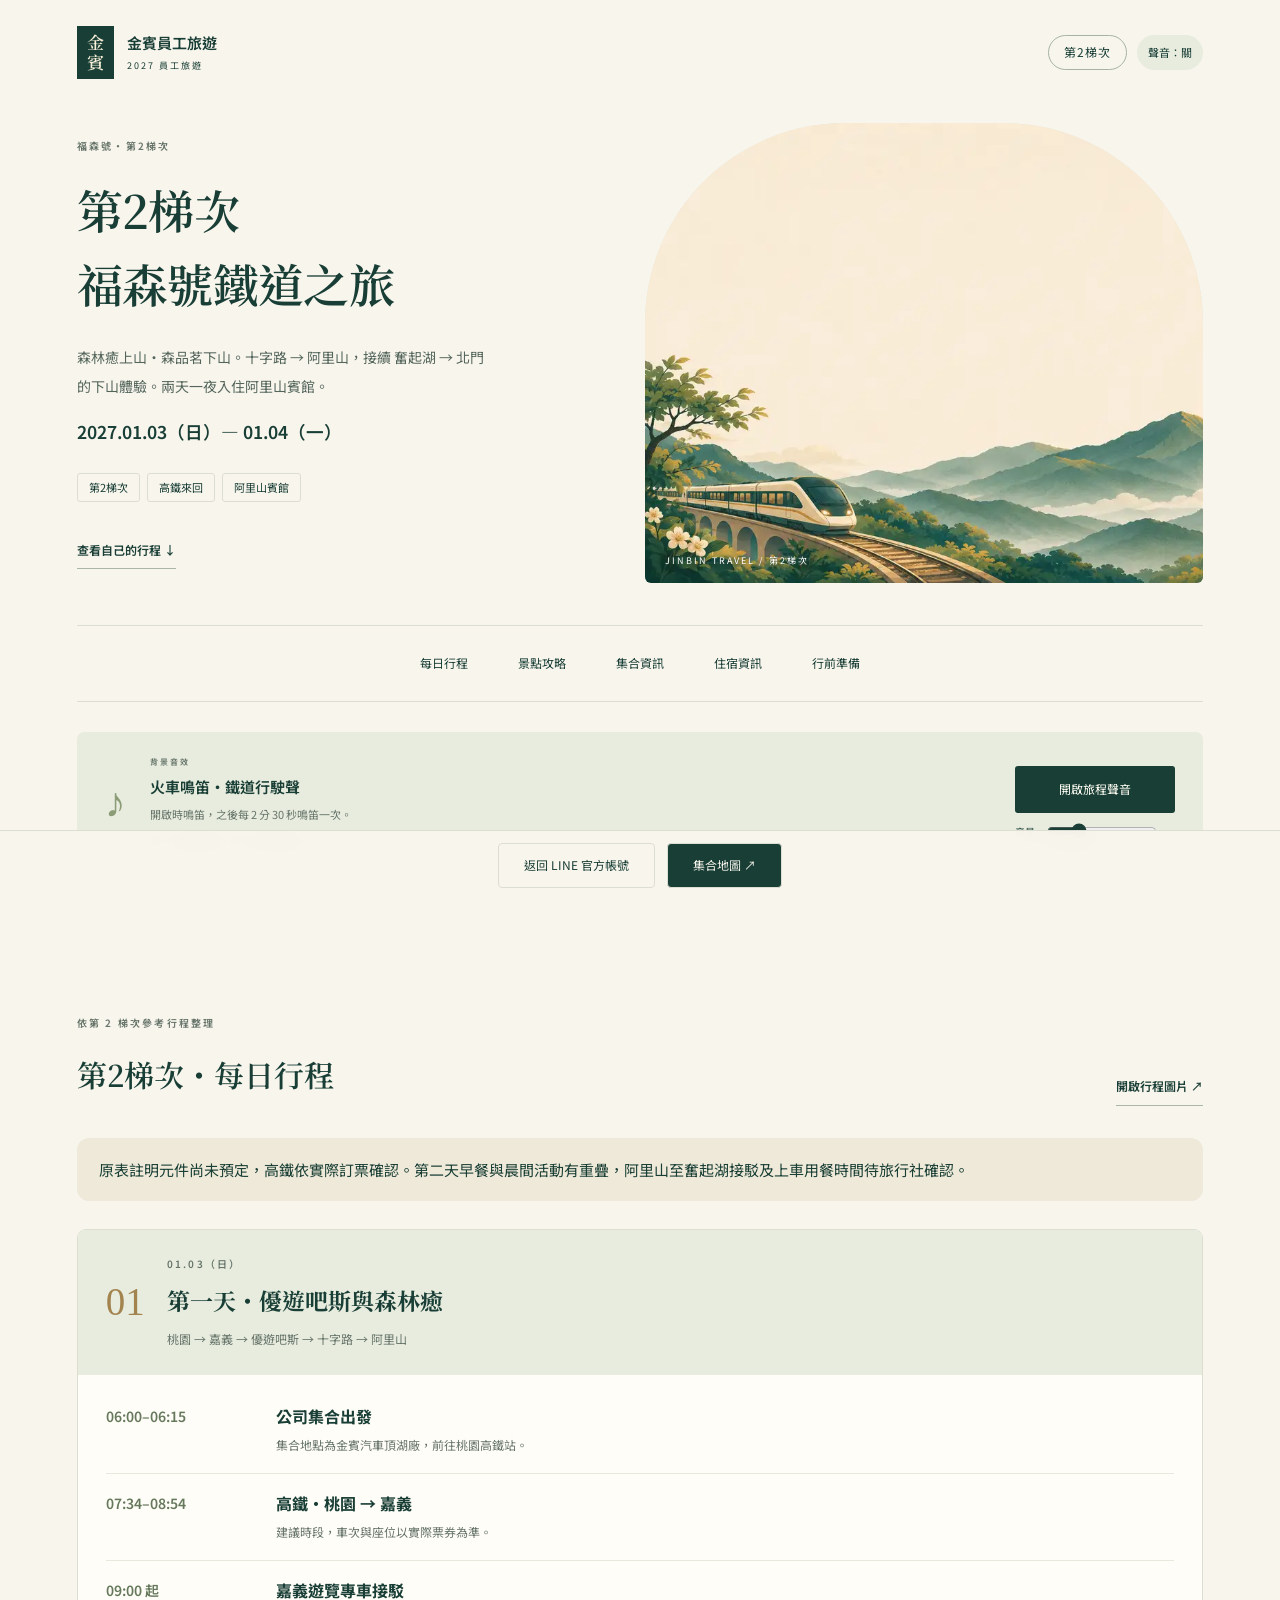
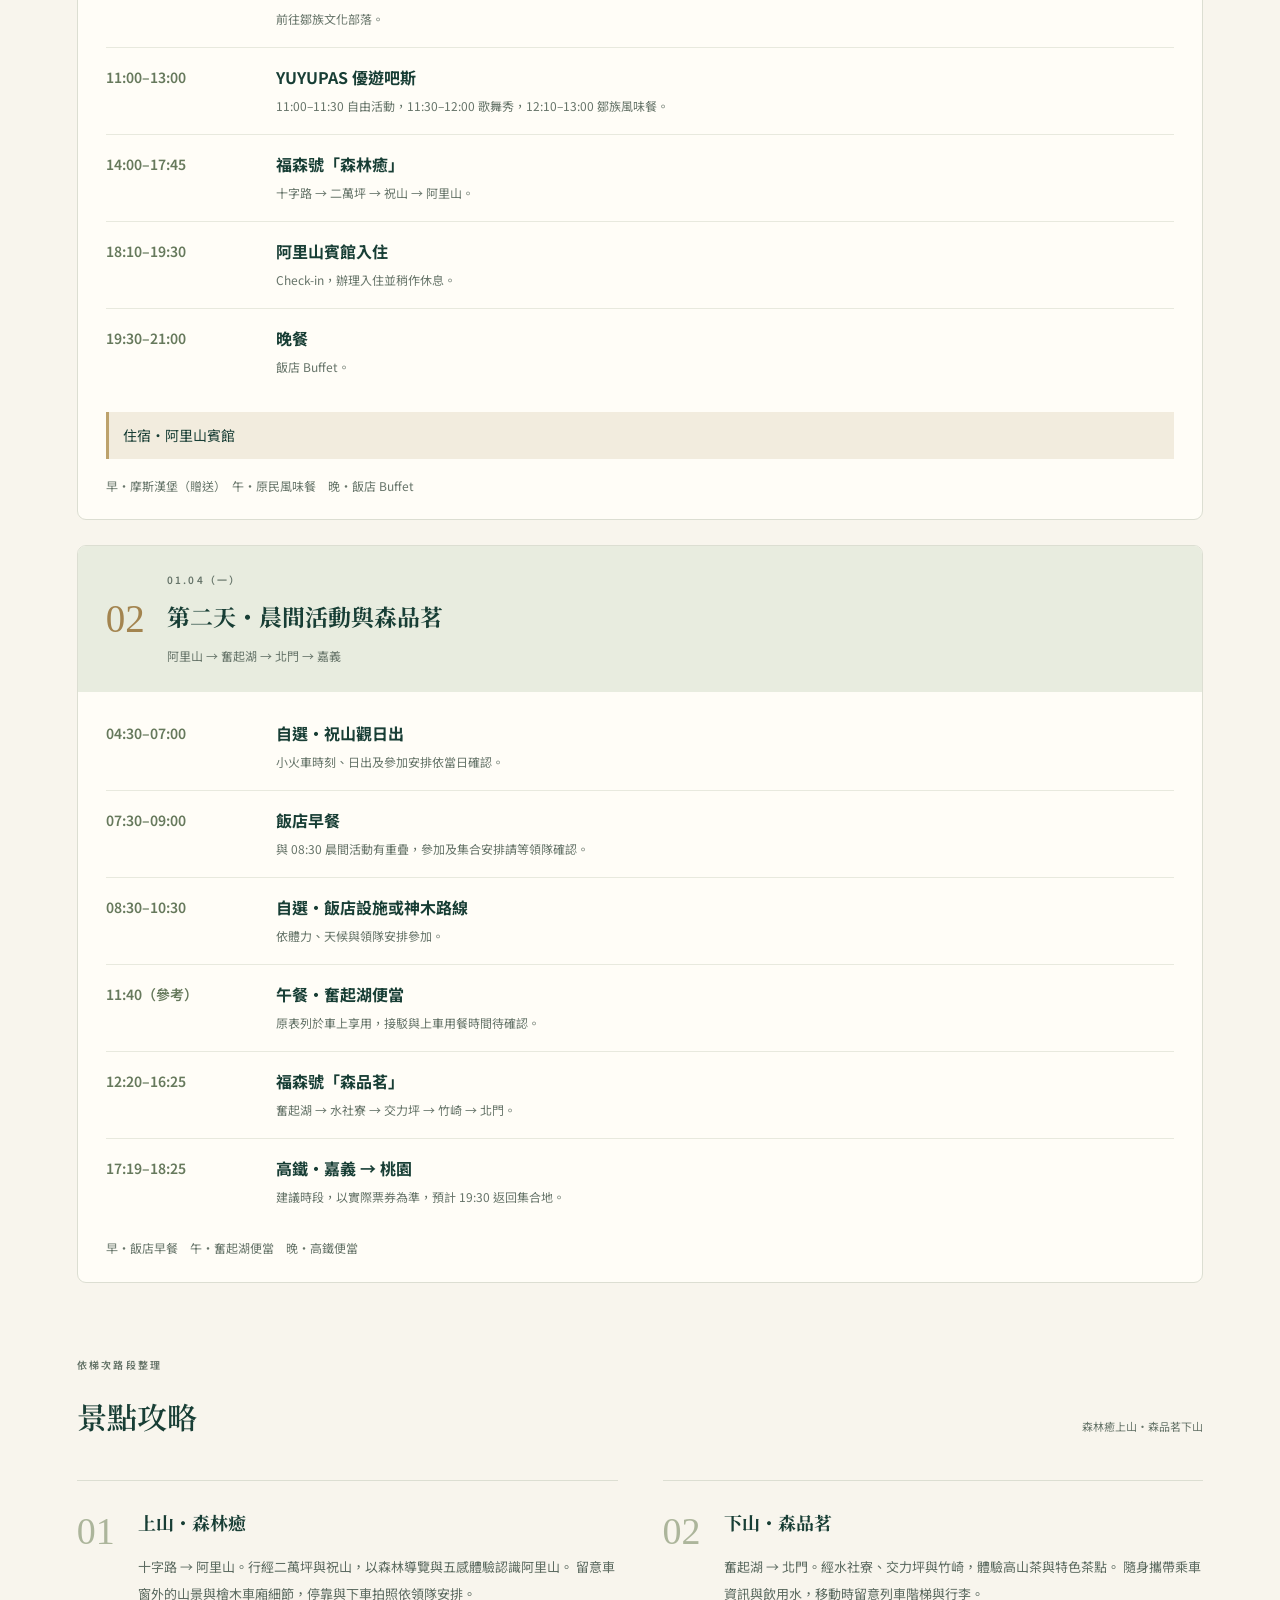
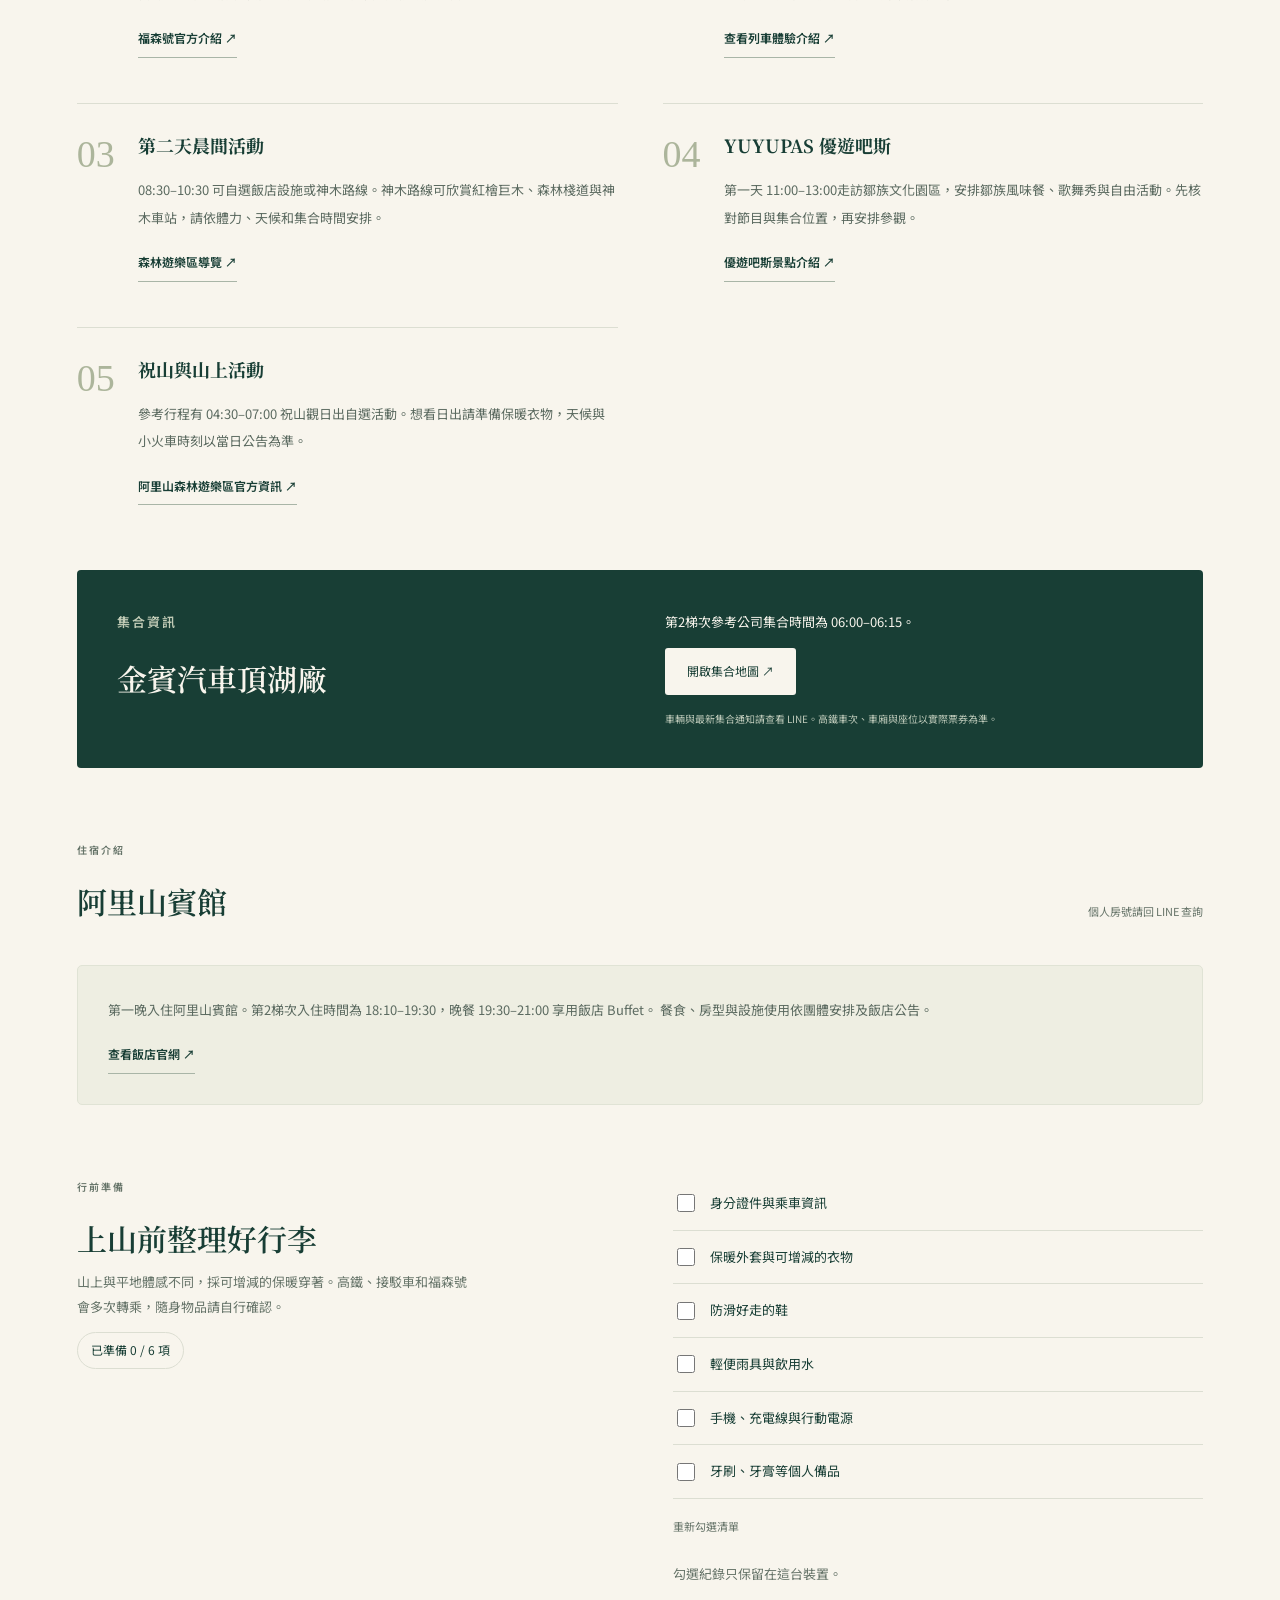
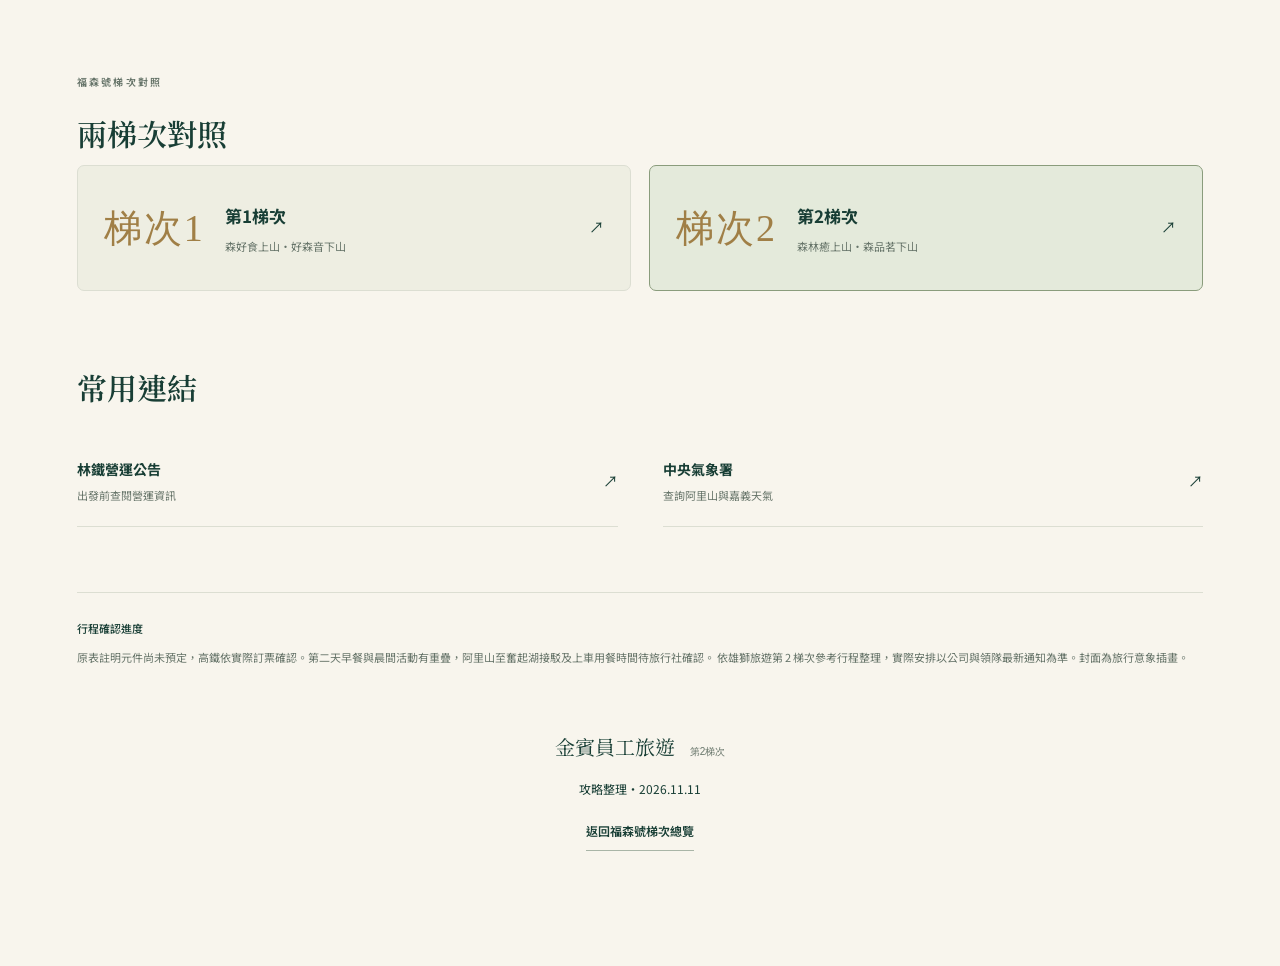
<file: docs/r01/bd/index.html>
<!doctype html><html lang="zh-Hant"><head><meta charset="utf-8"><meta name="viewport" content="width=device-width,initial-scale=1"><meta name="theme-color" content="#183e35"><title>福森號・第2梯次｜金賓員工旅遊</title><meta name="description" content="森林癒上山・森品茗下山，2027 年 1 月 3 至 4 日，阿里山賓館住宿、行程與景點攻略。"><link rel="stylesheet" href="../../assets/style.css"><script src="../../assets/guide.js" defer></script></head>
    <body data-route="r01" class="forest fusen"><a class="skip" href="#main">跳至攻略內容</a><header class="topbar"><a class="brand" href="../"><span class="seal">金<br>賓</span><span>金賓員工旅遊<small>2027 員工旅遊</small></span></a><div class="top-tools"><span class="route-badge">第2梯次</span><button id="quick-sound" aria-pressed="false">聲音：關</button></div></header>
    <main id="main"><section class="hero"><div class="hero-copy"><p class="eyebrow">福森號・第2梯次</p><h1>第2梯次<br>福森號鐵道之旅</h1><p class="intro">森林癒上山・森品茗下山。十字路 → 阿里山，接續 奮起湖 → 北門 的下山體驗。兩天一夜入住阿里山賓館。</p><p class="trip-dates">2027.01.03（日）— 01.04（一）</p><div class="tags"><span>第2梯次</span><span>高鐵來回</span><span>阿里山賓館</span></div><a class="text-link" href="#itinerary">查看自己的行程 ↓</a></div><div class="hero-art"><img src="../../assets/r01-cover.webp" alt="阿里山森林與列車的旅行插畫" fetchpriority="high"><span class="art-label">JINBIN TRAVEL / 第2梯次</span></div></section>
    <nav class="chapter-nav" aria-label="攻略章節"><a href="#itinerary">每日行程</a><a href="#explore">景點攻略</a><a href="#meet">集合資訊</a><a href="#stay">住宿資訊</a><a href="#packing">行前準備</a></nav>
    <section class="sound-panel" aria-label="旅程聲音"><span class="sound-mark" aria-hidden="true">♪</span><div class="sound-copy"><p class="eyebrow">背景音效</p><h2>火車鳴笛・鐵道行駛聲</h2><p>開啟時鳴笛，之後每 2 分 30 秒鳴笛一次。</p><span id="sound-status" role="status">點一下開啟聲音，也可以安靜閱讀。</span></div><div class="sound-controls"><button id="sound-toggle" class="button" aria-pressed="false">開啟旅程聲音</button><label>音量 <input id="volume" type="range" min="0" max="100" value="25" aria-label="旅程聲音音量"></label></div></section>
    <section id="itinerary" class="section"><div class="section-heading"><div><p class="eyebrow">依第 2 梯次參考行程整理</p><h2>第2梯次・每日行程</h2></div><a class="text-link" href="../../assets/r01-bd-itinerary.png" target="_blank" rel="noopener">開啟行程圖片 ↗</a></div><p class="trip-notice">原表註明元件尚未預定，高鐵依實際訂票確認。第二天早餐與晨間活動有重疊，阿里山至奮起湖接駁及上車用餐時間待旅行社確認。</p><div class="fusen-days"><article class="fusen-day">
    <header><span class="day-index">01</span><div><p class="eyebrow">01.03（日）</p><h3>第一天・優遊吧斯與森林癒</h3><p>桃園 → 嘉義 → 優遊吧斯 → 十字路 → 阿里山</p></div></header>
    <ol class="fusen-events"><li><time>06:00–06:15</time><div><h4>公司集合出發</h4><p>集合地點為金賓汽車頂湖廠，前往桃園高鐵站。</p></div></li><li><time>07:34–08:54</time><div><h4>高鐵・桃園 → 嘉義</h4><p>建議時段，車次與座位以實際票券為準。</p></div></li><li><time>09:00 起</time><div><h4>嘉義遊覽專車接駁</h4><p>前往鄒族文化部落。</p></div></li><li><time>11:00–13:00</time><div><h4>YUYUPAS 優遊吧斯</h4><p>11:00–11:30 自由活動，11:30–12:00 歌舞秀，12:10–13:00 鄒族風味餐。</p></div></li><li><time>14:00–17:45</time><div><h4>福森號「森林癒」</h4><p>十字路 → 二萬坪 → 祝山 → 阿里山。</p></div></li><li><time>18:10–19:30</time><div><h4>阿里山賓館入住</h4><p>Check-in，辦理入住並稍作休息。</p></div></li><li><time>19:30–21:00</time><div><h4>晚餐</h4><p>飯店 Buffet。</p></div></li></ol>
    <p class="fusen-stay">住宿・阿里山賓館</p><p class="fusen-meals">早・摩斯漢堡（贈送）　午・原民風味餐　晚・飯店 Buffet</p>
  </article><article class="fusen-day">
    <header><span class="day-index">02</span><div><p class="eyebrow">01.04（一）</p><h3>第二天・晨間活動與森品茗</h3><p>阿里山 → 奮起湖 → 北門 → 嘉義</p></div></header>
    <ol class="fusen-events"><li><time>04:30–07:00</time><div><h4>自選・祝山觀日出</h4><p>小火車時刻、日出及參加安排依當日確認。</p></div></li><li><time>07:30–09:00</time><div><h4>飯店早餐</h4><p>與 08:30 晨間活動有重疊，參加及集合安排請等領隊確認。</p></div></li><li><time>08:30–10:30</time><div><h4>自選・飯店設施或神木路線</h4><p>依體力、天候與領隊安排參加。</p></div></li><li><time>11:40（參考）</time><div><h4>午餐・奮起湖便當</h4><p>原表列於車上享用，接駁與上車用餐時間待確認。</p></div></li><li><time>12:20–16:25</time><div><h4>福森號「森品茗」</h4><p>奮起湖 → 水社寮 → 交力坪 → 竹崎 → 北門。</p></div></li><li><time>17:19–18:25</time><div><h4>高鐵・嘉義 → 桃園</h4><p>建議時段，以實際票券為準，預計 19:30 返回集合地。</p></div></li></ol>
    <p class="fusen-meals">早・飯店早餐　午・奮起湖便當　晚・高鐵便當</p>
  </article></div></section>
    <section id="explore" class="section"><div class="section-heading"><div><p class="eyebrow">依梯次路段整理</p><h2>景點攻略</h2></div><p>森林癒上山・森品茗下山</p></div><div class="stories">
    <article class="story"><span class="number">01</span><div><h3>上山・森林癒</h3><p>十字路 → 阿里山。行經二萬坪與祝山，以森林導覽與五感體驗認識阿里山。 留意車窗外的山景與檜木車廂細節，停靠與下車拍照依領隊安排。</p><a class="text-link" href="https://event.liontravel.com/zh-tw/railtour/forest-railway/formosensis" target="_blank" rel="noopener noreferrer">福森號官方介紹 ↗</a></div></article>
    <article class="story"><span class="number">02</span><div><h3>下山・森品茗</h3><p>奮起湖 → 北門。經水社寮、交力坪與竹崎，體驗高山茶與特色茶點。 隨身攜帶乘車資訊與飲用水，移動時留意列車階梯與行李。</p><a class="text-link" href="https://event.liontravel.com/zh-tw/railtour/forest-railway/formosensis" target="_blank" rel="noopener noreferrer">查看列車體驗介紹 ↗</a></div></article>
    
    <article class="story"><span class="number">03</span><div><h3>第二天晨間活動</h3><p>08:30–10:30 可自選飯店設施或神木路線。神木路線可欣賞紅檜巨木、森林棧道與神木車站，請依體力、天候和集合時間安排。</p><a class="text-link" href="https://recreation.forest.gov.tw/forest/ra?typ_id=0500001" target="_blank" rel="noopener noreferrer">森林遊樂區導覽 ↗</a></div></article>
    <article class="story"><span class="number">04</span><div><h3>YUYUPAS 優遊吧斯</h3><p>第一天 11:00–13:00走訪鄒族文化園區，安排鄒族風味餐、歌舞秀與自由活動。先核對節目與集合位置，再安排參觀。</p><a class="text-link" href="https://ezgo.ardswc.gov.tw/zh-tw/spot/3352/" target="_blank" rel="noopener noreferrer">優遊吧斯景點介紹 ↗</a></div></article>
    <article class="story"><span class="number">05</span><div><h3>祝山與山上活動</h3><p>參考行程有 04:30–07:00 祝山觀日出自選活動。想看日出請準備保暖衣物，天候與小火車時刻以當日公告為準。</p><a class="text-link" href="https://recreation.forest.gov.tw/forest/ra?typ_id=0500001" target="_blank" rel="noopener noreferrer">阿里山森林遊樂區官方資訊 ↗</a></div></article>
    </div></section>
    <section id="meet" class="meet fusen-meet"><div><p class="eyebrow">集合資訊</p><h2>金賓汽車頂湖廠</h2></div><div><p>第2梯次參考公司集合時間為 06:00–06:15。</p><a class="button light" href="https://share.google/D0maFrCaCc2iNcHVA" target="_blank" rel="noopener noreferrer">開啟集合地圖 ↗</a><p class="fineprint">車輛與最新集合通知請查看 LINE。高鐵車次、車廂與座位以實際票券為準。</p></div></section>
    <section id="stay" class="section stay"><div class="section-heading"><div><p class="eyebrow">住宿介紹</p><h2>阿里山賓館</h2></div><p>個人房號請回 LINE 查詢</p></div><article class="hotel"><p>第一晚入住阿里山賓館。第2梯次入住時間為 18:10–19:30，晚餐 19:30–21:00 享用飯店 Buffet。 餐食、房型與設施使用依團體安排及飯店公告。</p><a class="text-link" href="https://www.alishanhotel.com.tw/" target="_blank" rel="noopener noreferrer">查看飯店官網 ↗</a></article></section>
    <section id="packing" class="section packing"><div><p class="eyebrow">行前準備</p><h2>上山前整理好行李</h2><p>山上與平地體感不同，採可增減的保暖穿著。高鐵、接駁車和福森號會多次轉乘，隨身物品請自行確認。</p><span id="packing-count" class="packing-progress" role="status"></span></div><div class="checklist"><label class="check"><input type="checkbox" data-pack="0"><span>身分證件與乘車資訊</span></label><label class="check"><input type="checkbox" data-pack="1"><span>保暖外套與可增減的衣物</span></label><label class="check"><input type="checkbox" data-pack="2"><span>防滑好走的鞋</span></label><label class="check"><input type="checkbox" data-pack="3"><span>輕便雨具與飲用水</span></label><label class="check"><input type="checkbox" data-pack="4"><span>手機、充電線與行動電源</span></label><label class="check"><input type="checkbox" data-pack="5"><span>牙刷、牙膏等個人備品</span></label><button class="reset" id="packing-reset">重新勾選清單</button><p class="fineprint">勾選紀錄只保留在這台裝置。</p></div></section>
    <section class="section"><p class="eyebrow">福森號梯次對照</p><h2>兩梯次對照</h2><div class="combo-grid">
    <a class="combo-card " href="../ac/" >
      <span class="combo-code">梯次1</span>
      <div><h3>第1梯次</h3><p>森好食上山・好森音下山</p></div><span aria-hidden="true">↗</span>
    </a>
    <a class="combo-card is-current" href="../bd/" aria-current="page">
      <span class="combo-code">梯次2</span>
      <div><h3>第2梯次</h3><p>森林癒上山・森品茗下山</p></div><span aria-hidden="true">↗</span>
    </a></div></section>
    <section class="section resources"><h2>常用連結</h2><div class="resource-list"><a href="https://afrch.forest.gov.tw/AllNews" target="_blank" rel="noopener noreferrer"><div><h3>林鐵營運公告</h3><p>出發前查閱營運資訊</p></div>↗</a><a href="https://www.cwa.gov.tw/" target="_blank" rel="noopener noreferrer"><div><h3>中央氣象署</h3><p>查詢阿里山與嘉義天氣</p></div>↗</a></div></section>
    <aside class="editor-note"><strong>行程確認進度</strong><p>原表註明元件尚未預定，高鐵依實際訂票確認。第二天早餐與晨間活動有重疊，阿里山至奮起湖接駁及上車用餐時間待旅行社確認。 依雄獅旅遊第 2 梯次參考行程整理，實際安排以公司與領隊最新通知為準。封面為旅行意象插畫。</p></aside></main>
    <footer><div class="brand-name">金賓員工旅遊 <span>第2梯次</span></div><p>攻略整理・2026.11.11</p><a class="text-link" href="../">返回福森號梯次總覽</a></footer><div class="bottom-actions"><a href="https://line.me/R/ti/p/%40063yxazi">返回 LINE 官方帳號</a><a href="https://share.google/D0maFrCaCc2iNcHVA" target="_blank" rel="noopener noreferrer">集合地圖 ↗</a></div></body></html>
</file>
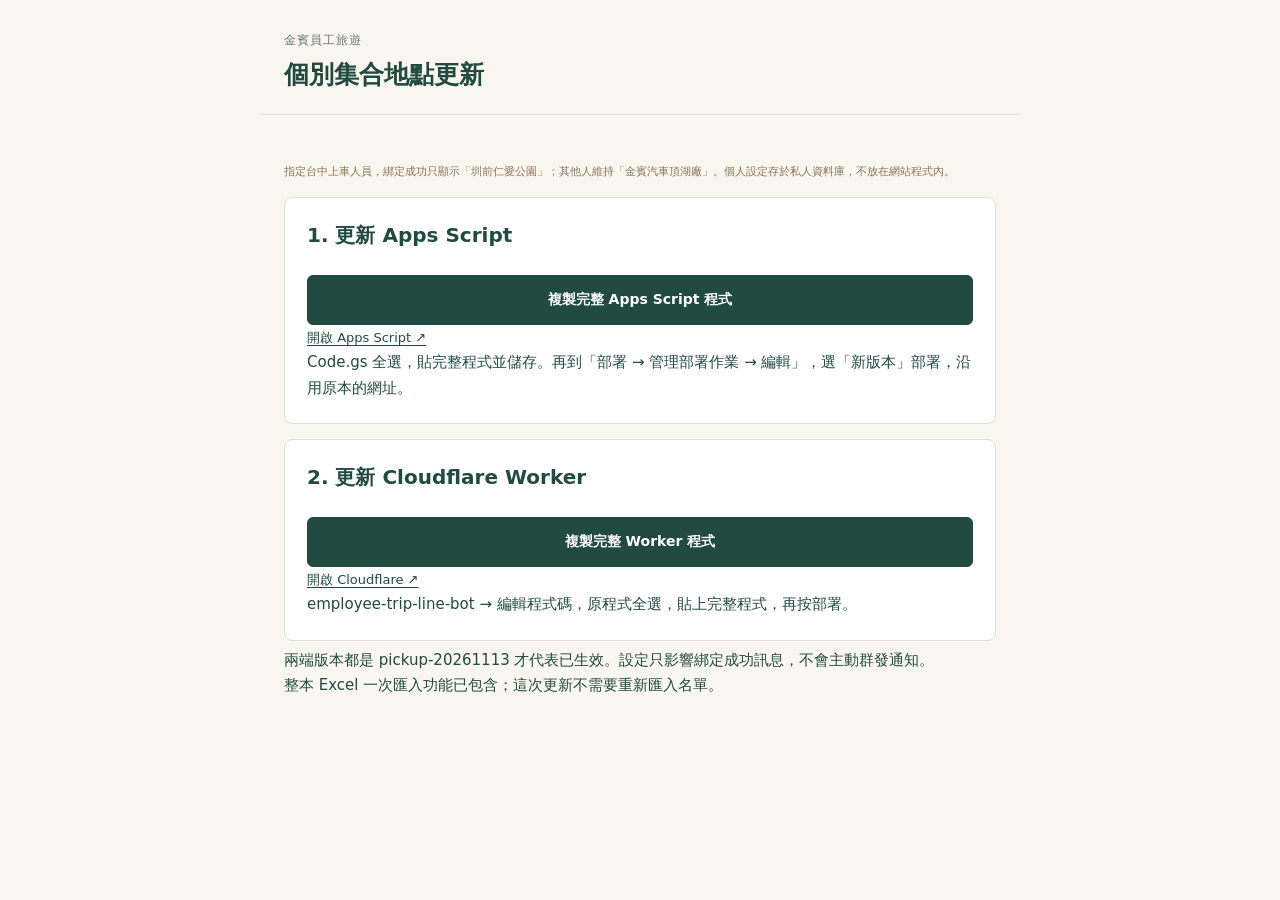
<file: docs/admin/fix-agency.html>
<!doctype html>
<html lang="zh-Hant">
<head>
  <meta charset="utf-8">
  <meta name="viewport" content="width=device-width,initial-scale=1">
  <meta name="robots" content="noindex,nofollow">
  <meta name="referrer" content="no-referrer">
  <meta http-equiv="refresh" content="0;url=pickup.html?v=pickup-20261113">
  <title>整份 Excel 一次匯入｜金賓員工旅遊</title>
  <link rel="stylesheet" href="admin.css?v=20261105">
  <script src="fix-agency.js?v=workbook-all-20261113" defer></script>
</head>
<body>
  <header class="topbar"><div><span class="brand">金賓員工旅遊</span><h1>整份 Excel 一次匯入</h1></div></header>
  <main>
    <p class="notice">這次只需更新 Apps Script。Cloudflare 已完成車次功能的部署。</p>
    <section class="reminder-card">
      <h2>1. 複製完整程式</h2>
      <p>整本 Excel 上傳一次，系統依報名表的方案與梯次，整理福森號第1梯次、第2梯次和台中南投。名單、桌次與車次一起預覽，按一次確認即可匯入。</p>
      <button class="primary full" id="copy-apps" disabled>正在準備程式…</button>
      <p id="setup-status" role="status" class="field-hint"></p>
    </section>
    <section class="reminder-card">
      <h2>2. 儲存並更新原部署</h2>
      <a class="text-button" href="https://script.google.com/home/projects/1qenRhxJ6T2KAYu7RRbbrTSbJy2A8m78xTJFRMTqGVBomhTSyYdqd8OyM/edit" target="_blank" rel="noopener noreferrer">開啟原本的 Apps Script ↗</a>
      <ol>
        <li>將 Code.gs 全選，貼上完整程式並儲存。</li>
        <li>點「部署 → 管理部署作業」，選原本的網頁應用程式。</li>
        <li>點編輯圖示，版本選「新版本」，再按「部署」。沿用原本的 /exec 網址。</li>
      </ol>
      <p class="field-hint">API_SECRET 等指令碼屬性沿用現有設定。</p>
      <a class="text-button" href="https://script.google.com/macros/s/AKfycbyNHd8T0-5ZQSRxApv1vlTLkaa5_PqLo_7JlzEXhnJ4qaQfxDo_Zf1ncBcuqAp_dq-h/exec" target="_blank" rel="noopener noreferrer">開啟部署版本檢查 ↗</a>
      <p class="field-hint">看到 build 為 workbook-all-20261113，代表一次匯入功能已上線。</p>
    </section>
    <section class="reminder-card">
      <h2>3. 在 LINE 重傳原本 Excel</h2>
      <p>核對總覽中的新增／更新人數，以及三個行程各自的桌次、車次人數，再按一次「確認匯入」。不必選行程，也不用重傳三次。</p>
      <p>有同名、未知姓名、未分梯次或重複安排時，會先列出問題，本次資料暫不寫入。請修正後重傳。</p>
      <p class="field-hint">已存在的名單會比對更新。按取消時，本次資料都不會寫入。上傳 .xlsx 會保留綠字／綠底素食標記，也支援姓名後的「純素」「方便素」註記。</p>
    </section>
  </main>
</body>
</html>
</file>
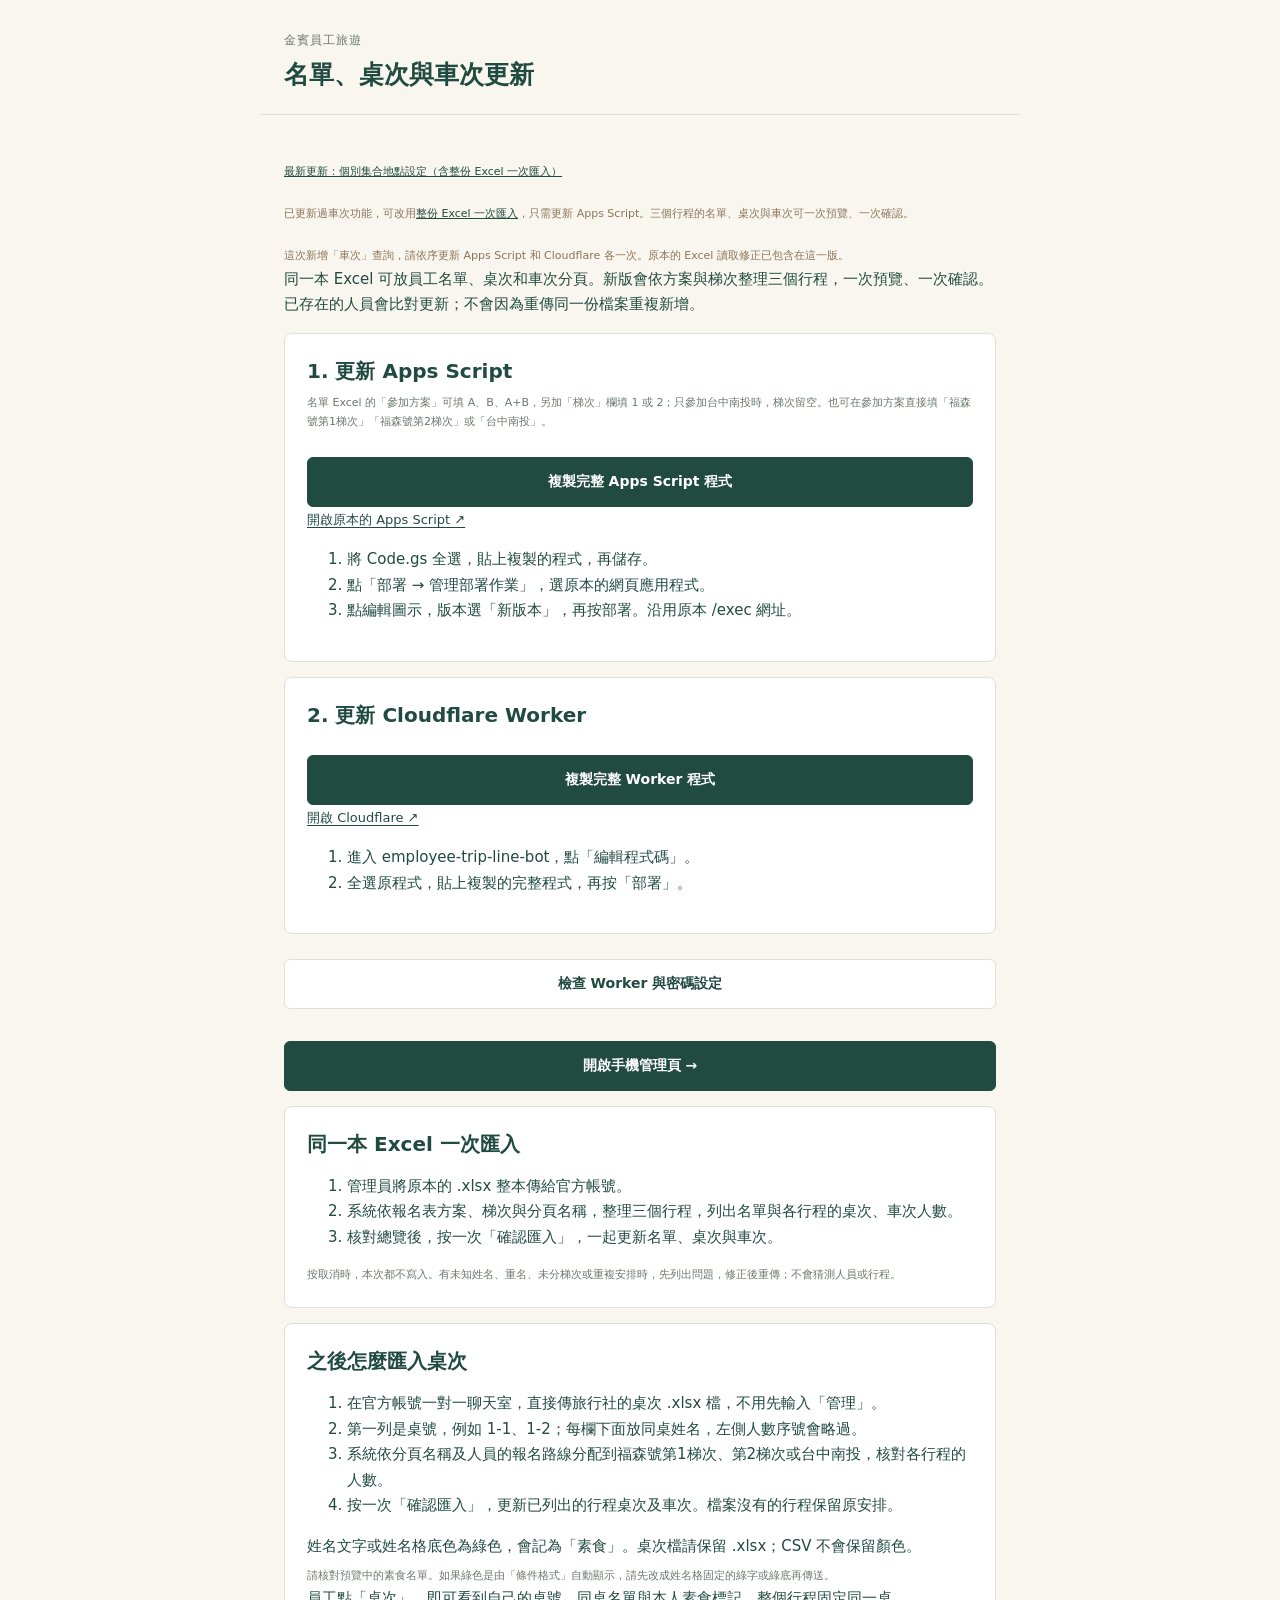
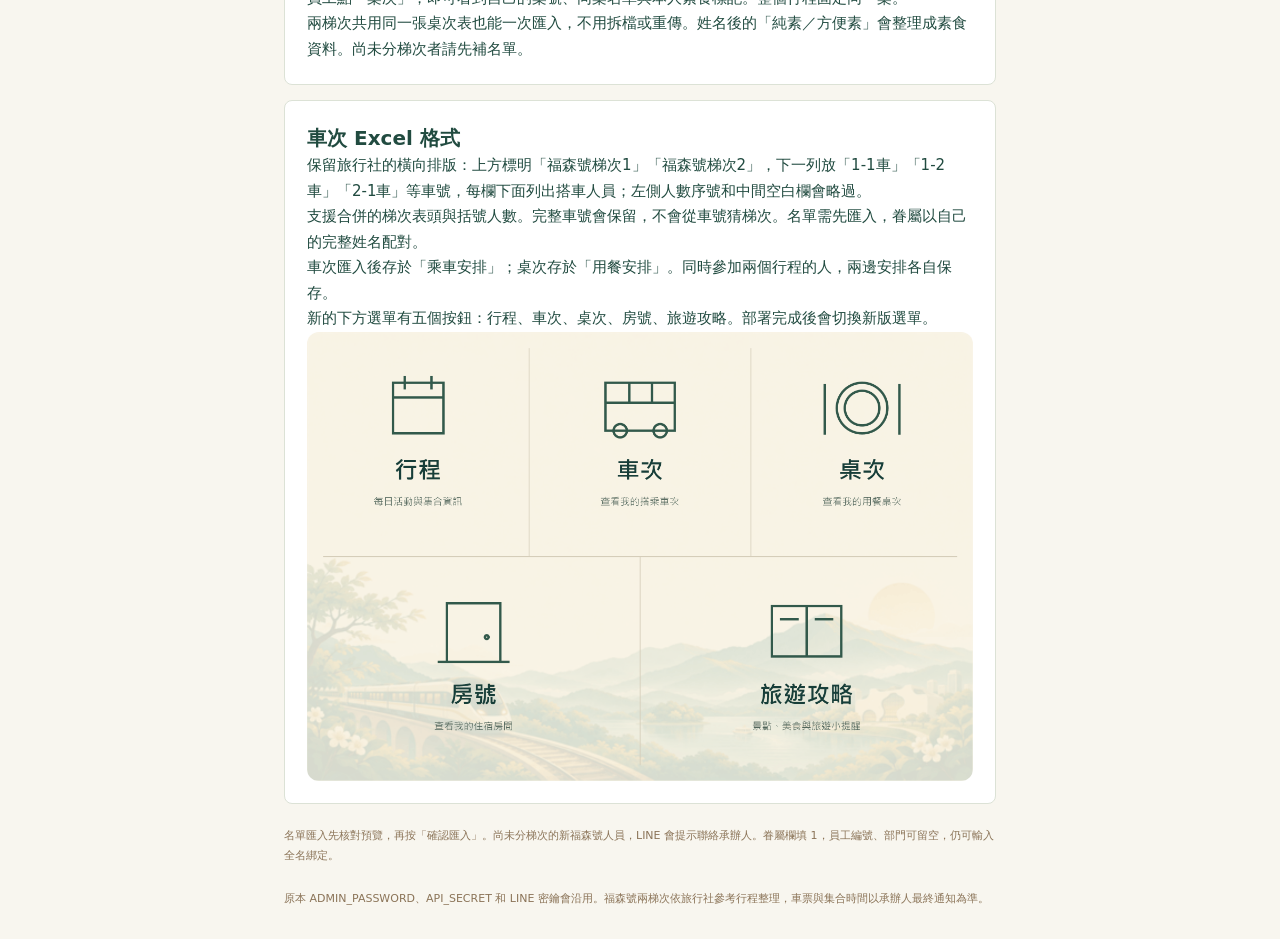
<file: docs/admin/fix-excel.html>
<!doctype html>
<html lang="zh-Hant">
<head>
  <meta charset="utf-8">
  <meta name="viewport" content="width=device-width,initial-scale=1">
  <meta name="robots" content="noindex,nofollow">
  <meta http-equiv="refresh" content="0;url=setup.html?v=workbook-vehicle-20261113">
  <title>系統更新｜金賓員工旅遊</title>
  <link rel="stylesheet" href="admin.css?v=20261105">
</head>
<body>
  <header class="topbar"><div><span class="brand">金賓員工旅遊</span><h1>系統更新</h1></div></header>
  <main>
    <p>正在開啟包含名單、桌次及車次的新版本。</p>
    <a class="primary full" href="setup.html?v=workbook-vehicle-20261113">開啟最新更新頁 →</a>
  </main>
</body>
</html>
</file>
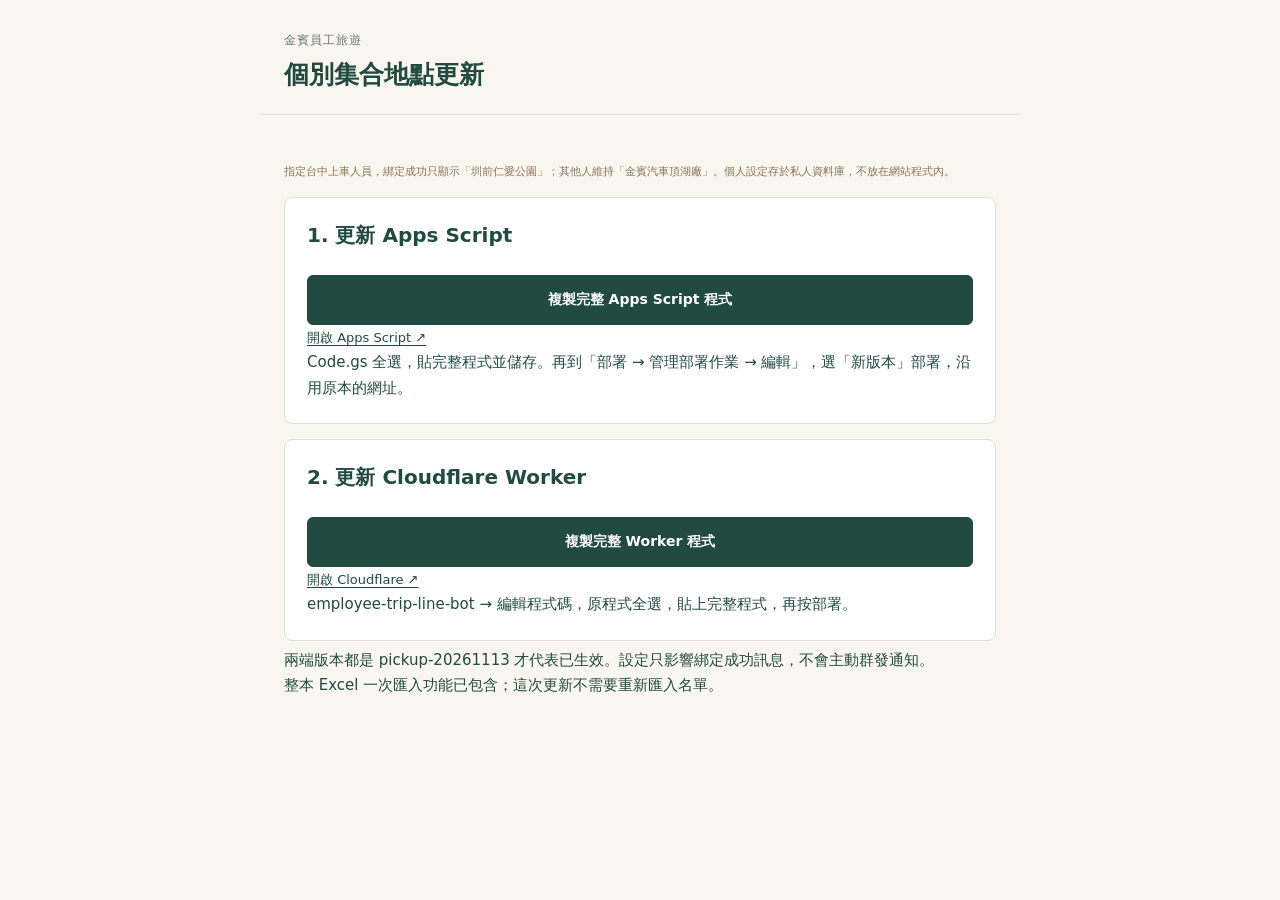
<file: docs/admin/pickup.html>
<!doctype html>
<html lang="zh-Hant">
<head>
<meta charset="utf-8"><meta name="viewport" content="width=device-width,initial-scale=1">
<meta name="robots" content="noindex,nofollow"><meta name="referrer" content="no-referrer">
<title>個別集合地點更新｜金賓員工旅遊</title>
<link rel="stylesheet" href="admin.css?v=20261105">
<script src="pickup.js?v=pickup-20261113" defer></script>
</head>
<body>
<header class="topbar"><div><span class="brand">金賓員工旅遊</span><h1>個別集合地點更新</h1></div></header>
<main>
<p class="notice">指定台中上車人員，綁定成功只顯示「圳前仁愛公園」；其他人維持「金賓汽車頂湖廠」。個人設定存於私人資料庫，不放在網站程式內。</p>
<section class="reminder-card">
<h2>1. 更新 Apps Script</h2>
<button class="primary full" id="copy-apps" disabled>正在載入…</button>
<a class="text-button" href="https://script.google.com/home/projects/1qenRhxJ6T2KAYu7RRbbrTSbJy2A8m78xTJFRMTqGVBomhTSyYdqd8OyM/edit" target="_blank" rel="noopener noreferrer">開啟 Apps Script ↗</a>
<p>Code.gs 全選，貼完整程式並儲存。再到「部署 → 管理部署作業 → 編輯」，選「新版本」部署，沿用原本的網址。</p>
</section>
<section class="reminder-card">
<h2>2. 更新 Cloudflare Worker</h2>
<button class="primary full" id="copy-worker" disabled>正在載入…</button>
<a class="text-button" href="https://dash.cloudflare.com/" target="_blank" rel="noopener noreferrer">開啟 Cloudflare ↗</a>
<p>employee-trip-line-bot → 編輯程式碼，原程式全選，貼上完整程式，再按部署。</p>
</section>
<p id="setup-status" role="status" class="field-hint"></p>
<p>兩端版本都是 pickup-20261113 才代表已生效。設定只影響綁定成功訊息，不會主動群發通知。</p>
<p>整本 Excel 一次匯入功能已包含；這次更新不需要重新匯入名單。</p>
</main>
</body>
</html>
</file>
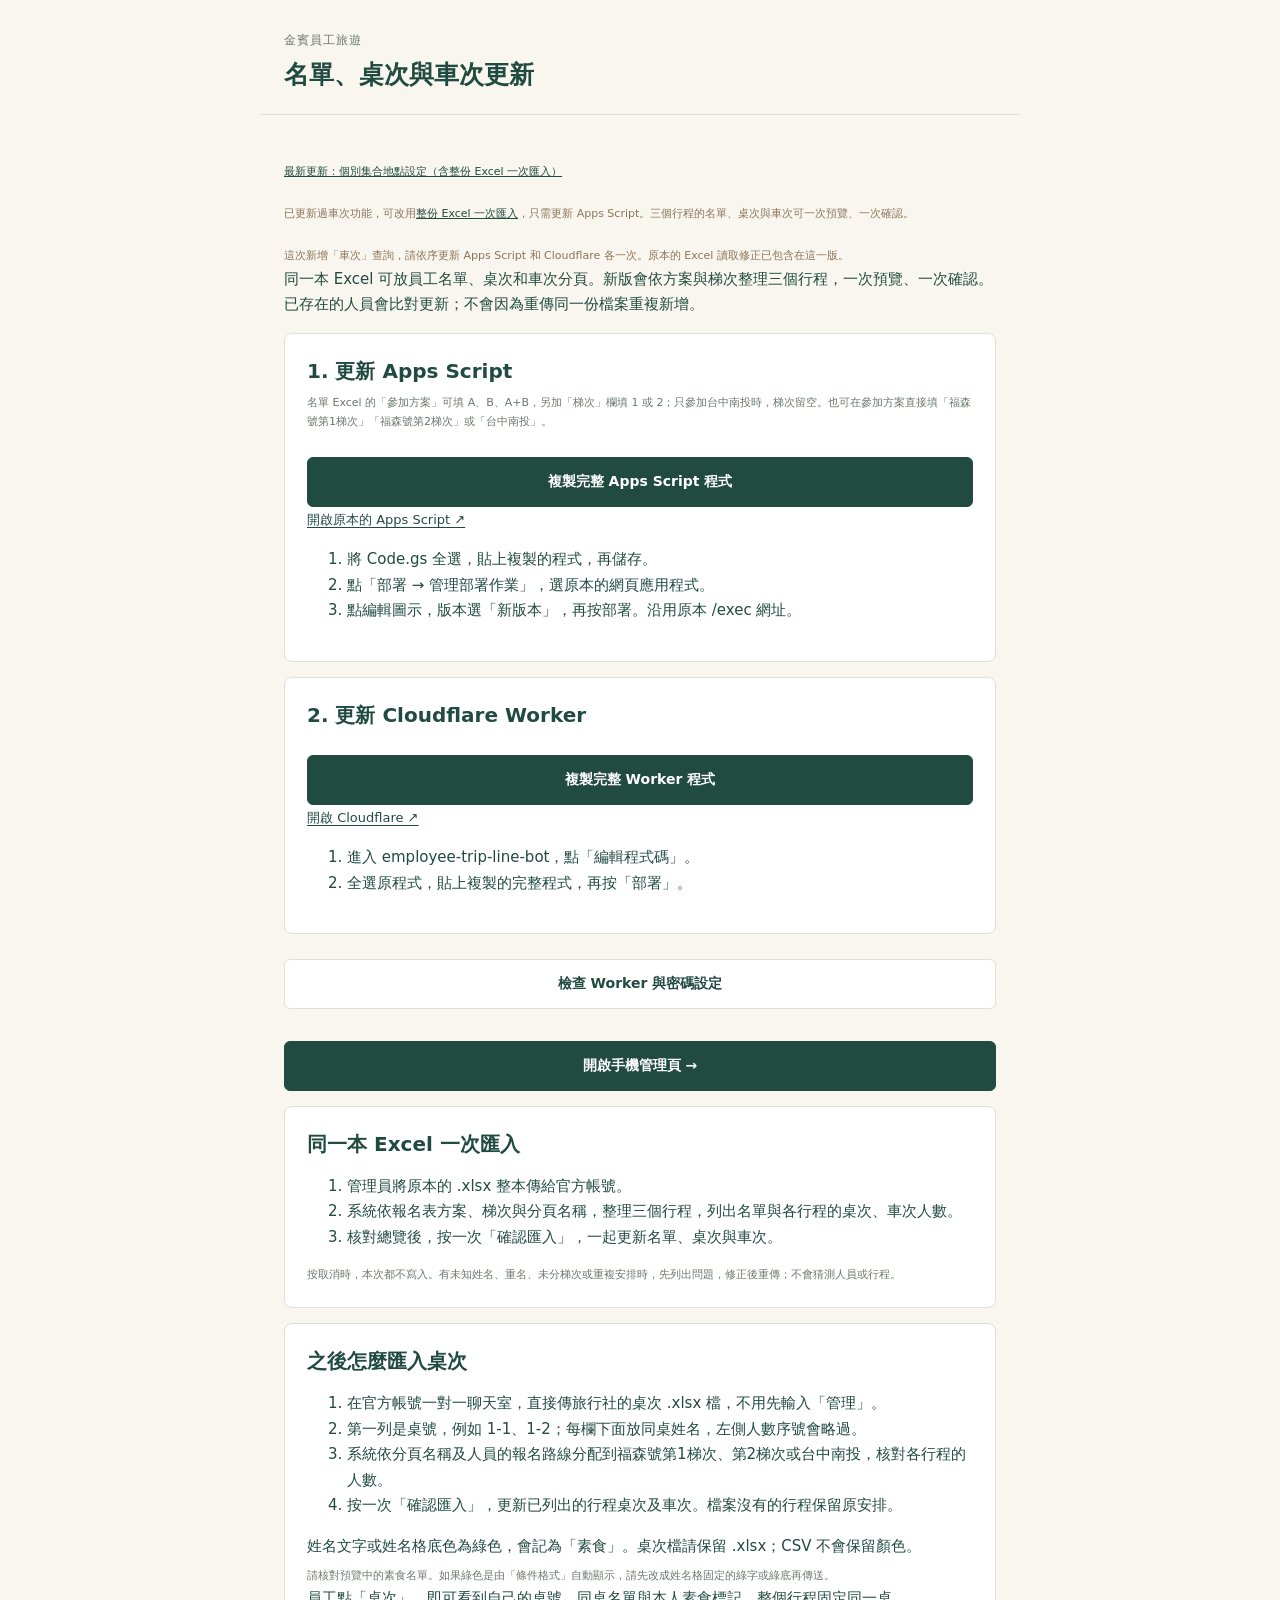
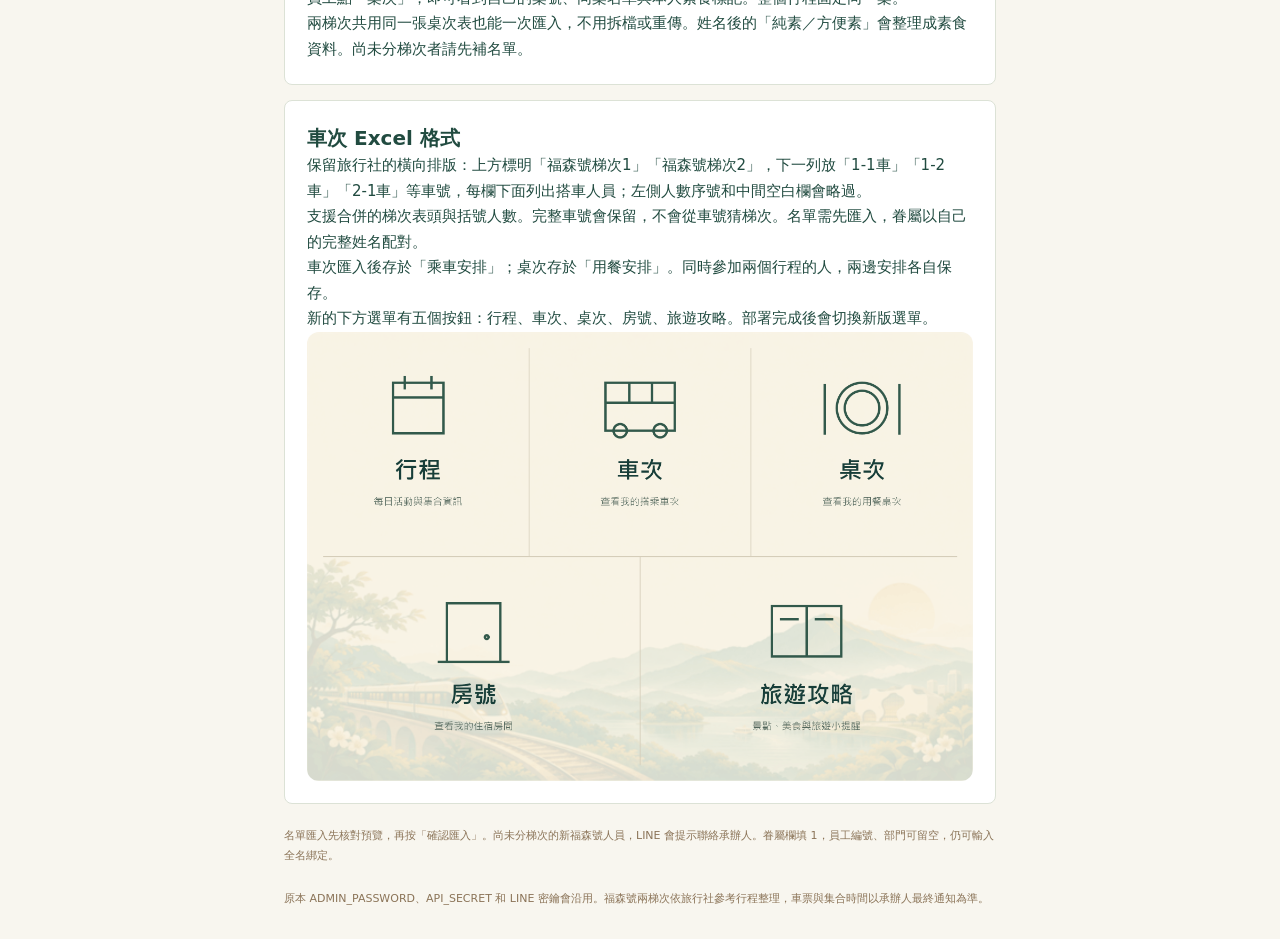
<file: docs/admin/setup.html>
<!doctype html>
<html lang="zh-Hant">
<head>
  <meta charset="utf-8">
  <meta name="viewport" content="width=device-width,initial-scale=1">
  <meta name="robots" content="noindex,nofollow">
  <meta name="referrer" content="no-referrer">
  <title>系統更新｜金賓員工旅遊</title>
  <link rel="stylesheet" href="admin.css?v=20261105">
  <script src="setup.js?v=workbook-all-20261113" defer></script>
</head>
<body>
  <header class="topbar"><div><span class="brand">金賓員工旅遊</span><h1>名單、桌次與車次更新</h1></div></header>
  <main>
    <p class="notice"><a href="pickup.html?v=pickup-20261113">最新更新：個別集合地點設定（含整份 Excel 一次匯入）</a></p>
    <p class="notice">已更新過車次功能，可改用<a href="fix-agency.html?v=workbook-all-20261113">整份 Excel 一次匯入</a>，只需更新 Apps Script。三個行程的名單、桌次與車次可一次預覽、一次確認。</p>
    <p class="notice">這次新增「車次」查詢，請依序更新 Apps Script 和 Cloudflare 各一次。原本的 Excel 讀取修正已包含在這一版。</p>
    <p>同一本 Excel 可放員工名單、桌次和車次分頁。新版會依方案與梯次整理三個行程，一次預覽、一次確認。已存在的人員會比對更新；不會因為重傳同一份檔案重複新增。</p>
    <section class="reminder-card">
      <h2>1. 更新 Apps Script</h2>
      <p class="field-hint">名單 Excel 的「參加方案」可填 A、B、A+B，另加「梯次」欄填 1 或 2；只參加台中南投時，梯次留空。也可在參加方案直接填「福森號第1梯次」「福森號第2梯次」或「台中南投」。</p>
      <button class="primary full" id="copy-apps" disabled>正在準備程式…</button>
      <a class="text-button" href="https://script.google.com/home/projects/1qenRhxJ6T2KAYu7RRbbrTSbJy2A8m78xTJFRMTqGVBomhTSyYdqd8OyM/edit" target="_blank" rel="noopener noreferrer">開啟原本的 Apps Script ↗</a>
      <ol>
        <li>將 Code.gs 全選，貼上複製的程式，再儲存。</li>
        <li>點「部署 → 管理部署作業」，選原本的網頁應用程式。</li>
        <li>點編輯圖示，版本選「新版本」，再按部署。沿用原本 /exec 網址。</li>
      </ol>
    </section>
    <section class="reminder-card">
      <h2>2. 更新 Cloudflare Worker</h2>
      <button class="primary full" id="copy-worker" disabled>正在準備程式…</button>
      <a class="text-button" href="https://dash.cloudflare.com/" target="_blank" rel="noopener noreferrer">開啟 Cloudflare ↗</a>
      <ol>
        <li>進入 employee-trip-line-bot，點「編輯程式碼」。</li>
        <li>全選原程式，貼上複製的完整程式，再按「部署」。</li>
      </ol>
    </section>
    <p id="setup-status" role="status" class="field-hint"></p>
    <a class="primary full" href="./">開啟手機管理頁 →</a>
    <section class="reminder-card">
      <h2>同一本 Excel 一次匯入</h2>
      <ol>
        <li>管理員將原本的 .xlsx 整本傳給官方帳號。</li>
        <li>系統依報名表方案、梯次與分頁名稱，整理三個行程，列出名單與各行程的桌次、車次人數。</li>
        <li>核對總覽後，按一次「確認匯入」，一起更新名單、桌次與車次。</li>
      </ol>
      <p class="field-hint">按取消時，本次都不寫入。有未知姓名、重名、未分梯次或重複安排時，先列出問題，修正後重傳；不會猜測人員或行程。</p>
    </section>
    <section class="reminder-card">
      <h2>之後怎麼匯入桌次</h2>
      <ol>
        <li>在官方帳號一對一聊天室，直接傳旅行社的桌次 .xlsx 檔，不用先輸入「管理」。</li>
        <li>第一列是桌號，例如 1-1、1-2；每欄下面放同桌姓名，左側人數序號會略過。</li>
        <li>系統依分頁名稱及人員的報名路線分配到福森號第1梯次、第2梯次或台中南投，核對各行程的人數。</li>
        <li>按一次「確認匯入」，更新已列出的行程桌次及車次。檔案沒有的行程保留原安排。</li>
      </ol>
      <p>姓名文字或姓名格底色為綠色，會記為「素食」。桌次檔請保留 .xlsx；CSV 不會保留顏色。</p>
      <p class="field-hint">請核對預覽中的素食名單。如果綠色是由「條件格式」自動顯示，請先改成姓名格固定的綠字或綠底再傳送。</p>
      <p>員工點「桌次」，即可看到自己的桌號、同桌名單與本人素食標記。整個行程固定同一桌。</p>
      <p>兩梯次共用同一張桌次表也能一次匯入，不用拆檔或重傳。姓名後的「純素／方便素」會整理成素食資料。尚未分梯次者請先補名單。</p>
    </section>
    <section class="reminder-card">
      <h2>車次 Excel 格式</h2>
      <p>保留旅行社的橫向排版：上方標明「福森號梯次1」「福森號梯次2」，下一列放「1-1車」「1-2車」「2-1車」等車號，每欄下面列出搭車人員；左側人數序號和中間空白欄會略過。</p>
      <p>支援合併的梯次表頭與括號人數。完整車號會保留，不會從車號猜梯次。名單需先匯入，眷屬以自己的完整姓名配對。</p>
      <p>車次匯入後存於「乘車安排」；桌次存於「用餐安排」。同時參加兩個行程的人，兩邊安排各自保存。</p>
      <p>新的下方選單有五個按鈕：行程、車次、桌次、房號、旅遊攻略。部署完成後會切換新版選單。</p>
      <img src="../assets/rich-menu-five.png?v=workbook-vehicle-20261113" alt="行程、車次、桌次、房號與旅遊攻略五個按鈕" style="display:block;width:100%;height:auto;border-radius:12px">
    </section>
    <p class="notice">名單匯入先核對預覽，再按「確認匯入」。尚未分梯次的新福森號人員，LINE 會提示聯絡承辦人。眷屬欄填 1，員工編號、部門可留空，仍可輸入全名綁定。</p>
    <p class="notice">原本 ADMIN_PASSWORD、API_SECRET 和 LINE 密鑰會沿用。福森號兩梯次依旅行社參考行程整理，車票與集合時間以承辦人最終通知為準。</p>
  </main>
</body>
</html>
</file>
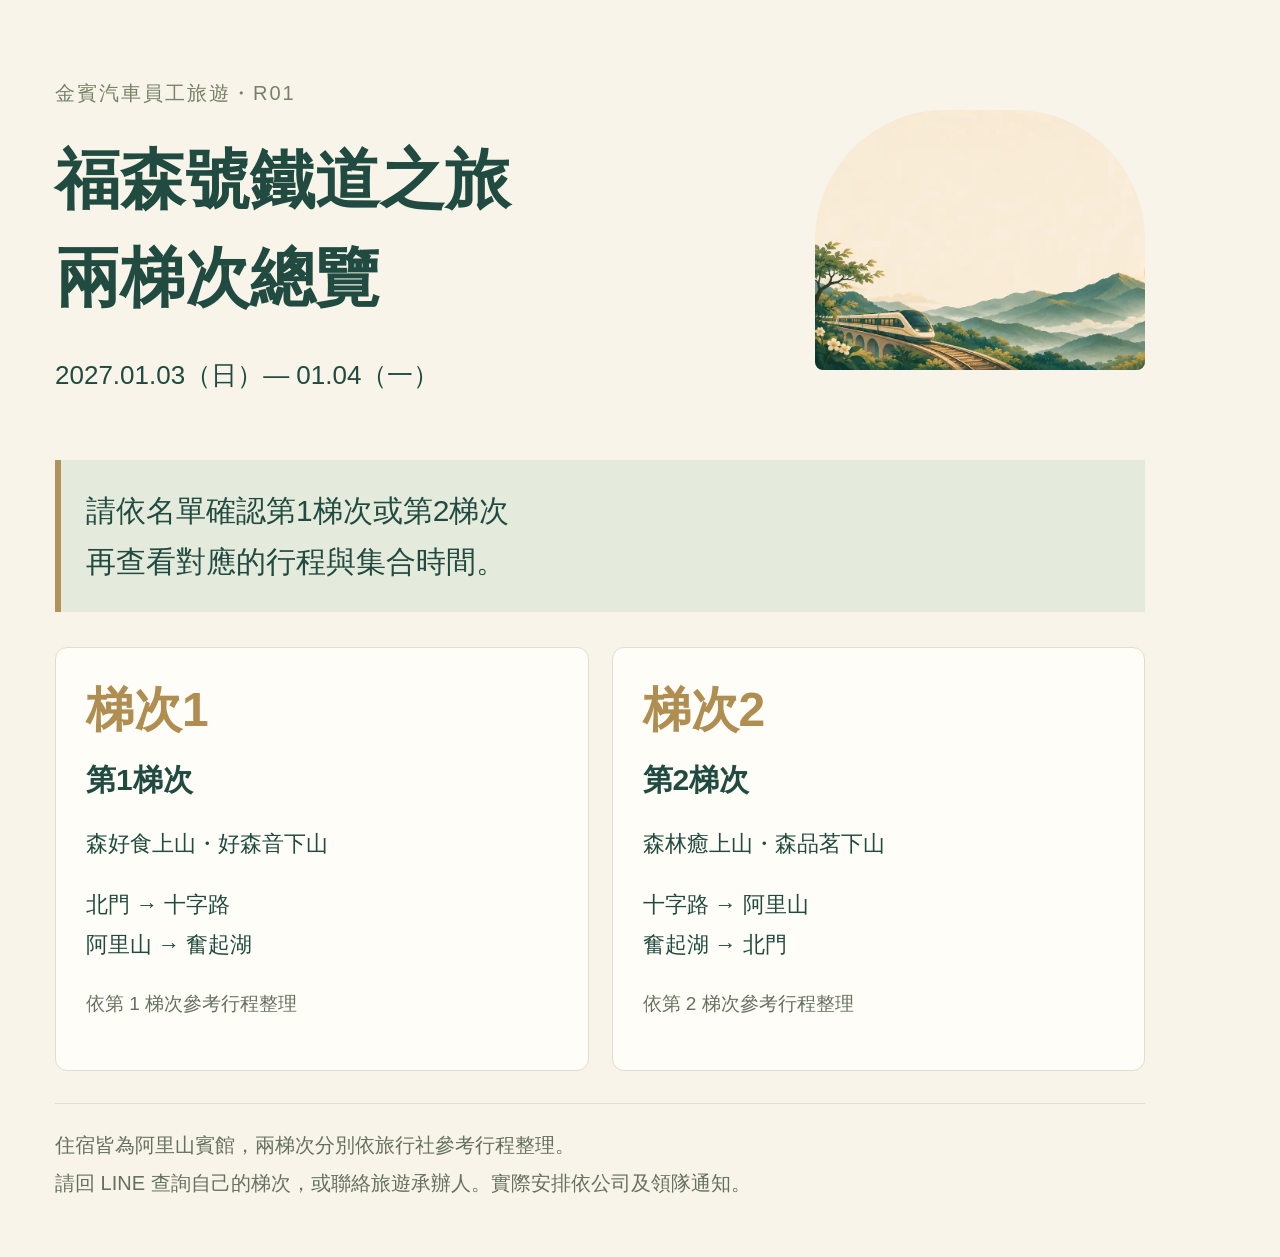
<file: docs/r01/itinerary.html>
<!doctype html><html lang="zh-Hant"><head><meta charset="utf-8"><meta name="viewport" content="width=1200"><title>福森號兩梯次總覽</title><style>*{box-sizing:border-box}body{margin:0;width:1200px;background:#f8f4e9;color:#214b40;font-family:'Microsoft JhengHei',sans-serif}main{padding:55px}.hero{display:grid;grid-template-columns:1fr 330px;gap:30px;align-items:center}.hero img{width:330px;height:260px;object-fit:cover;object-position:left bottom;border-radius:130px 130px 8px 8px}h1{font-size:65px;line-height:1.5;margin:16px 0}.eyebrow{font-size:20px;letter-spacing:2px;color:#768267}.dates{font-size:26px}.notice{font-size:30px;padding:25px;background:#e5ebdc;border-left:6px solid #b3925c;line-height:1.7;margin:35px 0}.cards{display:grid;grid-template-columns:1fr 1fr;gap:23px}.card{padding:30px;background:#fffdf7;border:1px solid #dedfce;border-radius:12px}.code{font-size:48px;font-weight:bold;color:#b08e52}h2{font-size:30px;line-height:1.5;margin:15px 0}p{font-size:22px;line-height:1.8}.status{font-size:19px;color:#65715f}footer{border-top:1px solid #dedfce;margin-top:32px;padding-top:22px;font-size:20px;line-height:1.9;color:#65715f}</style></head><body><main id="poster"><header class="hero"><div><p class="eyebrow">金賓汽車員工旅遊・R01</p><h1>福森號鐵道之旅<br>兩梯次總覽</h1><p class="dates">2027.01.03（日）— 01.04（一）</p></div><img src="../assets/r01-cover.webp" alt="阿里山森林旅行插畫"></header><p class="notice">請依名單確認第1梯次或第2梯次<br>再查看對應的行程與集合時間。</p><div class="cards"><article class="card"><span class="code">梯次1</span><h2>第1梯次</h2><p>森好食上山・好森音下山</p><p>北門 → 十字路<br>阿里山 → 奮起湖</p><p class="status">依第 1 梯次參考行程整理</p></article><article class="card"><span class="code">梯次2</span><h2>第2梯次</h2><p>森林癒上山・森品茗下山</p><p>十字路 → 阿里山<br>奮起湖 → 北門</p><p class="status">依第 2 梯次參考行程整理</p></article></div><footer>住宿皆為阿里山賓館，兩梯次分別依旅行社參考行程整理。<br>請回 LINE 查詢自己的梯次，或聯絡旅遊承辦人。實際安排依公司及領隊通知。</footer></main></body></html>
</file>
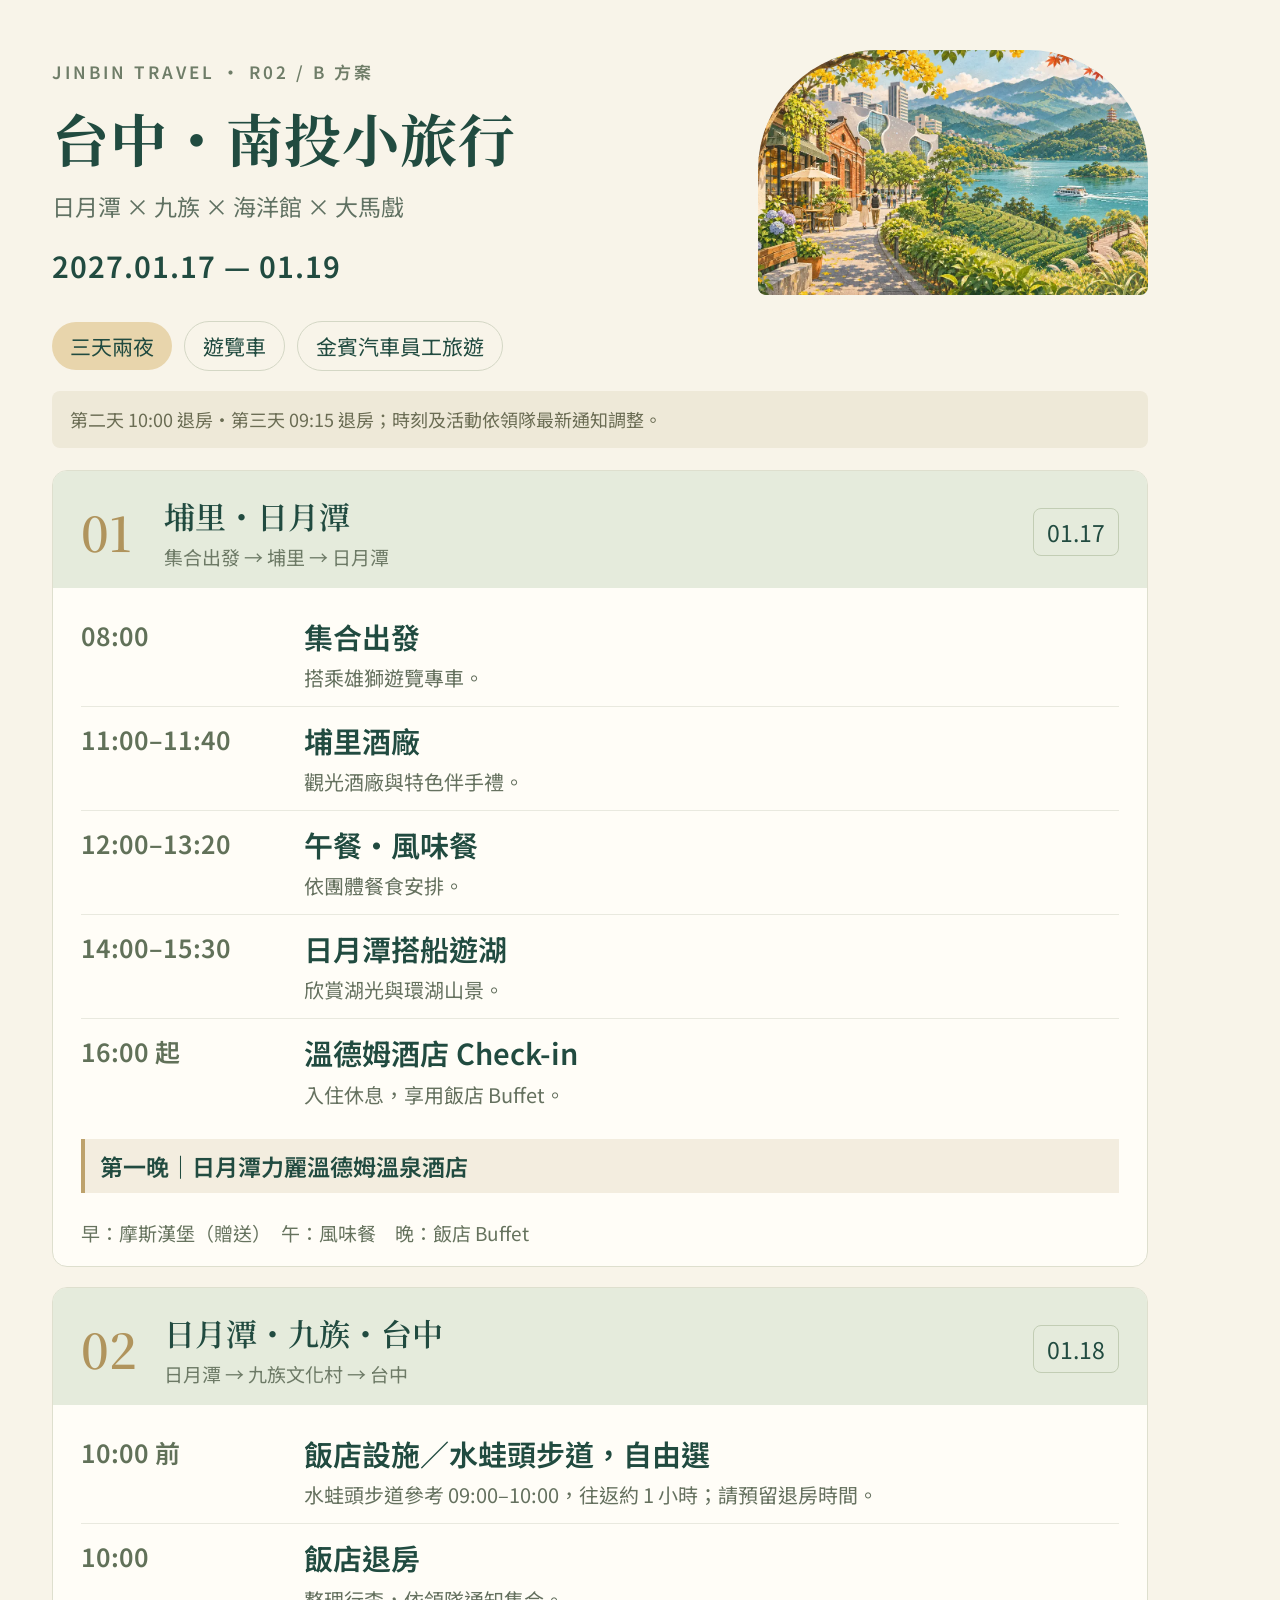
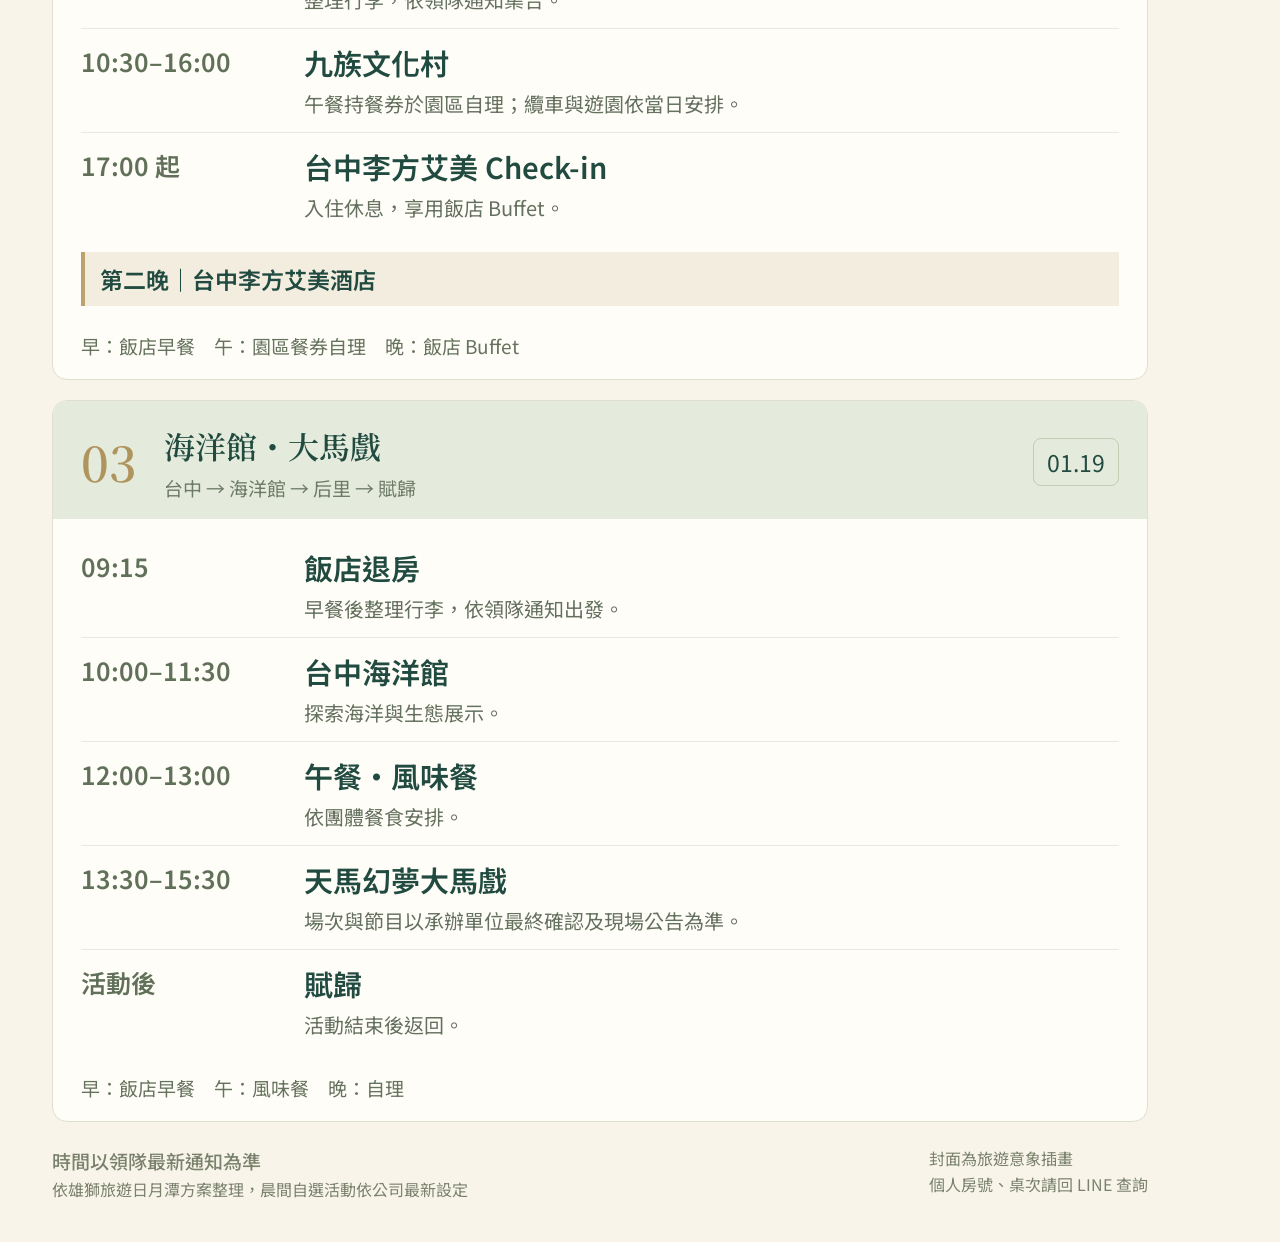
<file: docs/r02/itinerary.html>
<!doctype html><html lang="zh-Hant"><head><meta charset="utf-8"><meta name="viewport" content="width=1200"><title>台中・南投小旅行｜美化行程圖</title><link href="https://fonts.googleapis.com/css2?family=Noto+Sans+TC:wght@400;500;600;700&family=Noto+Serif+TC:wght@600;700&display=swap" rel="stylesheet"><style>
*{box-sizing:border-box}html,body{margin:0;background:#f8f4e9;color:#214b40}body{font-family:'Noto Sans TC',sans-serif;width:1200px}.poster{padding:50px 52px 40px;position:relative}.hero{display:grid;grid-template-columns:1fr 390px;gap:35px;align-items:center;padding-bottom:26px}.eyebrow{font-size:17px;font-weight:600;letter-spacing:3px;color:#6f7d68;margin:0 0 15px}.hero h1{font:700 61px/1.35 'Noto Serif TC',serif;letter-spacing:1px;margin:0 0 13px}.hero .sub{font-size:23px;margin:0 0 21px;color:#607162}.date{font:600 29px 'Noto Sans TC',sans-serif;letter-spacing:1px;margin:0}.hero img{width:390px;height:245px;object-fit:cover;border-radius:120px 120px 8px 8px;object-position:left bottom}.facts{display:flex;gap:12px;align-items:center;margin-bottom:20px}.fact{font-size:21px;padding:9px 18px;border:1px solid #d4d7c5;border-radius:99px}.fact.gold{background:#e8d5ac;border:0}.notice{font-size:18px;line-height:1.6;color:#6b6d54;padding:14px 18px;background:#eee9d8;border-radius:8px;margin-bottom:22px}.day{background:#fffdf7;border:1px solid #dedfce;border-radius:15px;overflow:hidden;margin-bottom:20px}.day-head{padding:22px 28px 18px;background:#e5ebdc;display:flex;align-items:center;gap:23px}.day-num{font:600 48px/1 'Noto Serif TC',serif;color:#b0945d;min-width:60px}.day-head h2{font:600 31px/1.5 'Noto Serif TC',serif;margin:0}.day-head .route{font-size:19px;color:#6d7a66;margin:4px 0 0}.day-date{margin-left:auto;border:1px solid #c2cdb4;padding:6px 13px;border-radius:8px;font-size:23px;white-space:nowrap}.events{padding:15px 28px 8px}.event{display:grid;grid-template-columns:200px 1fr;gap:23px;padding:11px 0;border-bottom:1px solid #e9e9df}.event:last-child{border:0}.time{font-size:25px;color:#617159;font-weight:600;white-space:nowrap;padding-top:2px}.event h3{font-size:29px;line-height:1.45;margin:0 0 4px;font-weight:600}.detail{font-size:20px;line-height:1.65;margin:0;color:#65715f}.stay{margin:8px 28px 13px;padding:10px 15px;border-left:4px solid #bda26c;background:#f3eddf;font-size:23px;font-weight:600}.meals{padding:12px 28px 18px;font-size:19px;color:#66735e;line-height:1.6}.foot{display:flex;justify-content:space-between;gap:22px;font-size:16px;line-height:1.6;color:#7a826d;padding-top:4px}.foot strong{font-size:19px;font-weight:500}.r01 .hero img{height:270px}.r01 .day{margin-bottom:24px}.r01 .event{padding:13px 0}.r01 .event:has(h3.long) h3{font-size:26px}.r02 .hero h1{font-size:57px}.r02 .event{padding:12px 0}
</style></head><body class="r02"><main class="poster" id="poster"><header class="hero"><div><p class="eyebrow">JINBIN TRAVEL · R02 / B 方案</p><h1>台中・南投小旅行</h1><p class="sub">日月潭 × 九族 × 海洋館 × 大馬戲</p><p class="date">2027.01.17 — 01.19</p></div><img src="../assets/r02-cover.webp" alt="旅行風景插畫"></header><div class="facts"><span class="fact gold">三天兩夜</span><span class="fact">遊覽車</span><span class="fact">金賓汽車員工旅遊</span></div><div class="notice">第二天 10:00 退房・第三天 09:15 退房；時刻及活動依領隊最新通知調整。</div><section class="day"><header class="day-head"><span class="day-num">01</span><div><h2>埔里・日月潭</h2><p class="route">集合出發 → 埔里 → 日月潭</p></div><span class="day-date">01.17</span></header><div class="events"><div class="event"><div class="time">08:00</div><div><h3 class="">集合出發</h3><p class="detail">搭乘雄獅遊覽專車。</p></div></div><div class="event"><div class="time">11:00–11:40</div><div><h3 class="">埔里酒廠</h3><p class="detail">觀光酒廠與特色伴手禮。</p></div></div><div class="event"><div class="time">12:00–13:20</div><div><h3 class="">午餐・風味餐</h3><p class="detail">依團體餐食安排。</p></div></div><div class="event"><div class="time">14:00–15:30</div><div><h3 class="">日月潭搭船遊湖</h3><p class="detail">欣賞湖光與環湖山景。</p></div></div><div class="event"><div class="time">16:00 起</div><div><h3 class="">溫德姆酒店 Check-in</h3><p class="detail">入住休息，享用飯店 Buffet。</p></div></div></div><div class="stay">第一晚｜日月潭力麗溫德姆溫泉酒店</div><div class="meals">早：摩斯漢堡（贈送）　午：風味餐　晚：飯店 Buffet</div></section><section class="day"><header class="day-head"><span class="day-num">02</span><div><h2>日月潭・九族・台中</h2><p class="route">日月潭 → 九族文化村 → 台中</p></div><span class="day-date">01.18</span></header><div class="events"><div class="event"><div class="time">10:00 前</div><div><h3 class="">飯店設施／水蛙頭步道，自由選</h3><p class="detail">水蛙頭步道參考 09:00–10:00，往返約 1 小時；請預留退房時間。</p></div></div><div class="event"><div class="time">10:00</div><div><h3 class="">飯店退房</h3><p class="detail">整理行李，依領隊通知集合。</p></div></div><div class="event"><div class="time">10:30–16:00</div><div><h3 class="">九族文化村</h3><p class="detail">午餐持餐券於園區自理；纜車與遊園依當日安排。</p></div></div><div class="event"><div class="time">17:00 起</div><div><h3 class="">台中李方艾美 Check-in</h3><p class="detail">入住休息，享用飯店 Buffet。</p></div></div></div><div class="stay">第二晚｜台中李方艾美酒店</div><div class="meals">早：飯店早餐　午：園區餐券自理　晚：飯店 Buffet</div></section><section class="day"><header class="day-head"><span class="day-num">03</span><div><h2>海洋館・大馬戲</h2><p class="route">台中 → 海洋館 → 后里 → 賦歸</p></div><span class="day-date">01.19</span></header><div class="events"><div class="event"><div class="time">09:15</div><div><h3 class="">飯店退房</h3><p class="detail">早餐後整理行李，依領隊通知出發。</p></div></div><div class="event"><div class="time">10:00–11:30</div><div><h3 class="">台中海洋館</h3><p class="detail">探索海洋與生態展示。</p></div></div><div class="event"><div class="time">12:00–13:00</div><div><h3 class="">午餐・風味餐</h3><p class="detail">依團體餐食安排。</p></div></div><div class="event"><div class="time">13:30–15:30</div><div><h3 class="">天馬幻夢大馬戲</h3><p class="detail">場次與節目以承辦單位最終確認及現場公告為準。</p></div></div><div class="event"><div class="time">活動後</div><div><h3 class="">賦歸</h3><p class="detail">活動結束後返回。</p></div></div></div><div class="meals">早：飯店早餐　午：風味餐　晚：自理</div></section><footer class="foot"><div><strong>時間以領隊最新通知為準</strong><br>依雄獅旅遊日月潭方案整理，晨間自選活動依公司最新設定</div><div>封面為旅遊意象插畫<br>個人房號、桌次請回 LINE 查詢</div></footer></main></body></html>
</file>
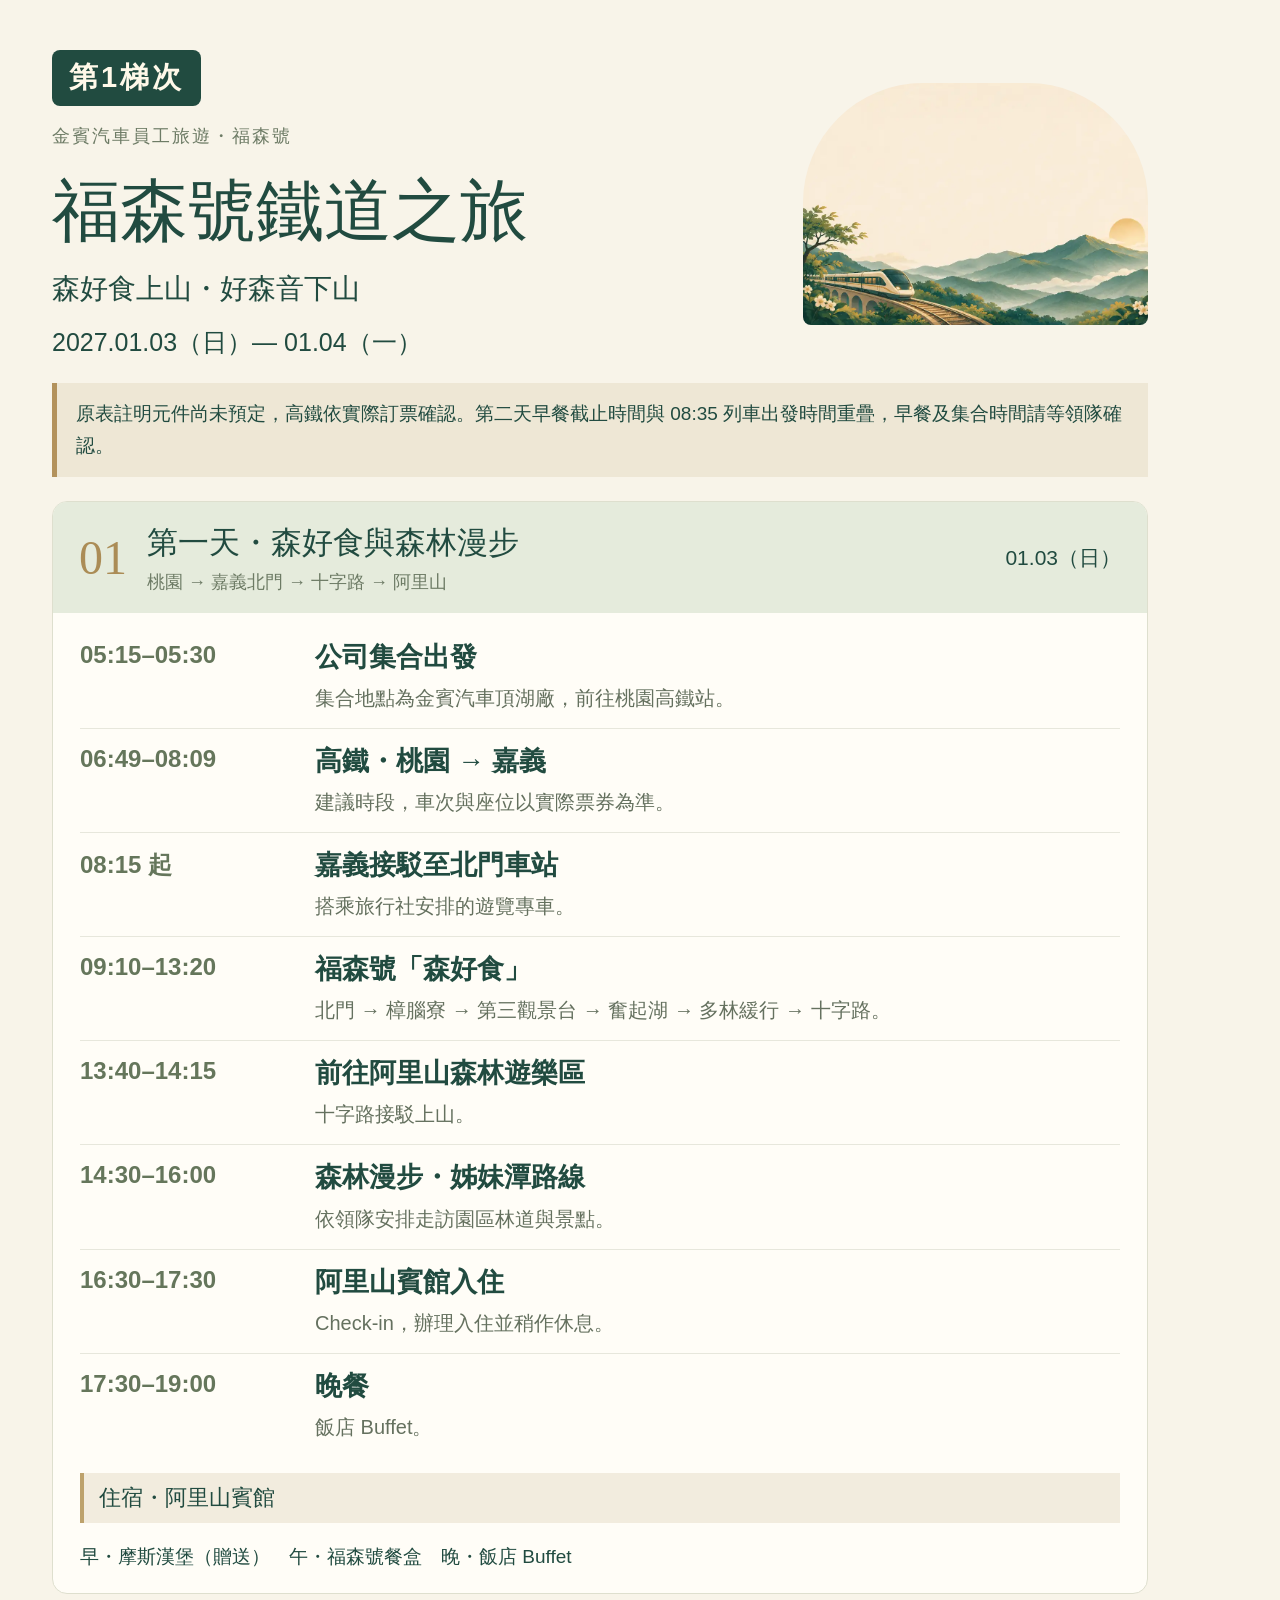
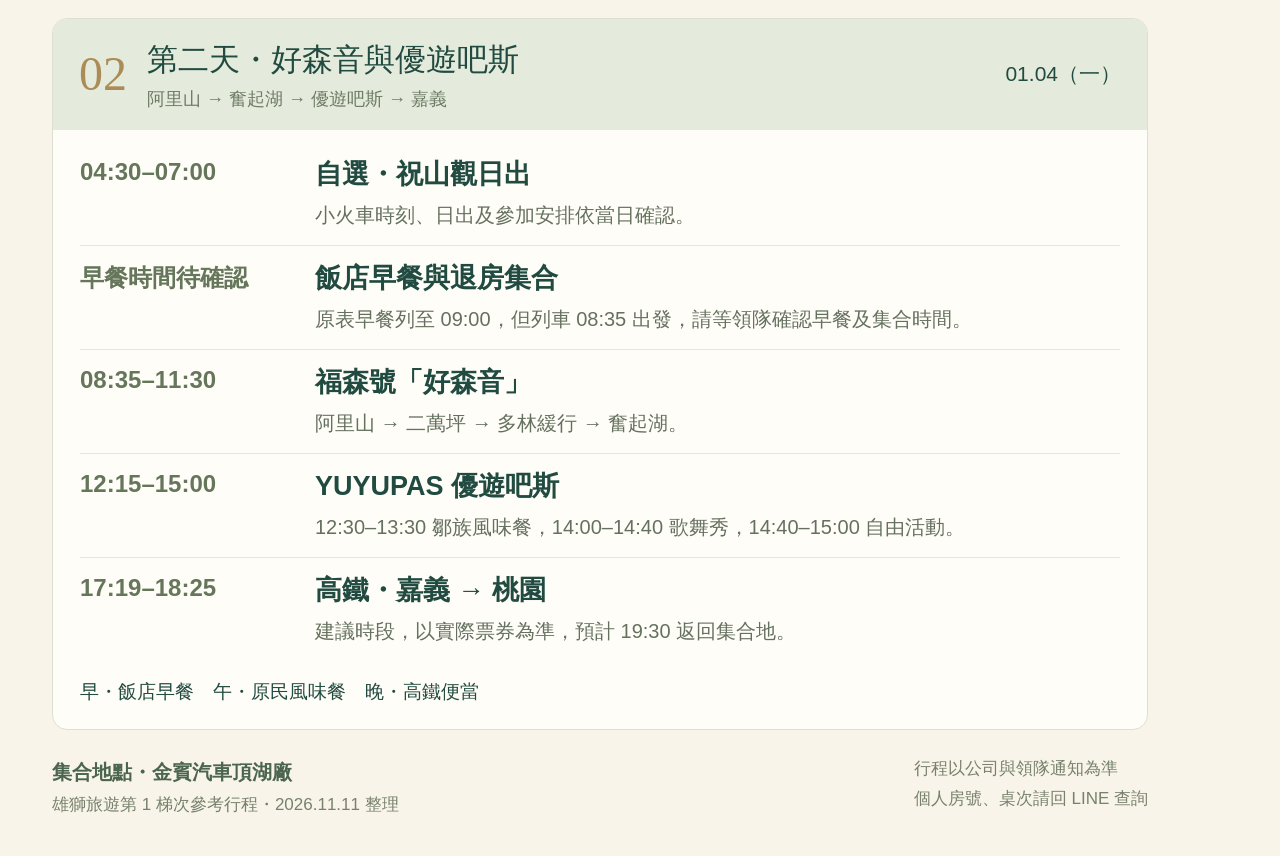
<file: docs/r01/ac/itinerary.html>
<!doctype html><html lang="zh-Hant"><head><meta charset="utf-8"><meta name="viewport" content="width=1200"><title>福森號・第1梯次・行程圖</title><style>
    @font-face{font-family:PosterSans;src:local('Microsoft JhengHei')}@font-face{font-family:PosterSerif;src:local('DFKai-SB')}
    *{box-sizing:border-box}body{margin:0;width:1200px;background:#f8f4e9;color:#214b40;font-family:PosterSans,'Microsoft JhengHei',sans-serif}.poster{padding:50px 52px 36px}.hero{display:grid;grid-template-columns:1fr 345px;gap:25px;align-items:center;margin-bottom:24px}.eyebrow{font-size:18px;letter-spacing:2px;color:#6d7b65}.hero h1{font:68px/1.35 PosterSerif,serif;margin:12px 0}.sub{font-size:28px;margin:0 0 18px}.date{font-size:25px;margin:0}.hero img{width:345px;height:242px;object-fit:cover;object-position:left bottom;border-radius:120px 120px 8px 8px}.code{display:inline-block;background:#214b40;color:#fff9e9;border-radius:8px;font:700 29px PosterSans,sans-serif;padding:8px 17px;letter-spacing:3px}.notice{font-size:19px;line-height:1.7;background:#eee7d5;border-left:5px solid #b3925c;padding:15px 19px;margin-bottom:24px}.day{background:#fffdf7;border:1px solid #dedfce;border-radius:15px;overflow:hidden;margin-bottom:24px}.day-head{background:#e5ebdc;display:flex;align-items:center;gap:20px;padding:19px 26px}.day-index{font:48px/1 PosterSerif,serif;color:#ab8c56}.day-head h2{font:31px/1.4 PosterSans,sans-serif;margin:0 0 5px}.day-head p{font-size:18px;margin:0;color:#6d7b65}.day-label{margin-left:auto;white-space:nowrap;font-size:21px}.events{padding:12px 27px}.event{display:grid;grid-template-columns:215px 1fr;gap:20px;border-bottom:1px solid #e7e7dc;padding:13px 0}.event:last-child{border:0}.time{font-size:24px;font-weight:700;color:#65765b;padding-top:3px}.event h3{font-size:27px;line-height:1.45;margin:0 0 5px}.event p{font-size:20px;line-height:1.65;color:#65715f;margin:0}.meals{font-size:19px;line-height:1.7;margin:0;padding:3px 27px 20px}.stay{font-size:22px;background:#f2ecde;border-left:4px solid #bda26c;margin:4px 27px 15px;padding:10px 15px}.foot{font-size:17px;line-height:1.8;color:#77816b;display:flex;justify-content:space-between;gap:25px}.foot strong{font-size:20px;color:#4b654f}.pending .event{padding:26px 0}.pending .day{margin-bottom:28px}.pending .notice{font-size:22px}
    </style></head><body class=""><main id="poster" class="poster"><header class="hero"><div><span class="code">第1梯次</span><p class="eyebrow">金賓汽車員工旅遊・福森號</p><h1>福森號鐵道之旅</h1><p class="sub">森好食上山・好森音下山</p><p class="date">2027.01.03（日）— 01.04（一）</p></div><img src="../../assets/r01-cover.webp" alt="阿里山森林旅行插畫"></header><div class="notice">原表註明元件尚未預定，高鐵依實際訂票確認。第二天早餐截止時間與 08:35 列車出發時間重疊，早餐及集合時間請等領隊確認。</div><section class="day"><header class="day-head"><span class="day-index">01</span><div><h2>第一天・森好食與森林漫步</h2><p>桃園 → 嘉義北門 → 十字路 → 阿里山</p></div><span class="day-label">01.03（日）</span></header><div class="events"><div class="event"><div class="time">05:15–05:30</div><div><h3>公司集合出發</h3><p>集合地點為金賓汽車頂湖廠，前往桃園高鐵站。</p></div></div><div class="event"><div class="time">06:49–08:09</div><div><h3>高鐵・桃園 → 嘉義</h3><p>建議時段，車次與座位以實際票券為準。</p></div></div><div class="event"><div class="time">08:15 起</div><div><h3>嘉義接駁至北門車站</h3><p>搭乘旅行社安排的遊覽專車。</p></div></div><div class="event"><div class="time">09:10–13:20</div><div><h3>福森號「森好食」</h3><p>北門 → 樟腦寮 → 第三觀景台 → 奮起湖 → 多林緩行 → 十字路。</p></div></div><div class="event"><div class="time">13:40–14:15</div><div><h3>前往阿里山森林遊樂區</h3><p>十字路接駁上山。</p></div></div><div class="event"><div class="time">14:30–16:00</div><div><h3>森林漫步・姊妹潭路線</h3><p>依領隊安排走訪園區林道與景點。</p></div></div><div class="event"><div class="time">16:30–17:30</div><div><h3>阿里山賓館入住</h3><p>Check-in，辦理入住並稍作休息。</p></div></div><div class="event"><div class="time">17:30–19:00</div><div><h3>晚餐</h3><p>飯店 Buffet。</p></div></div></div><p class="stay">住宿・阿里山賓館</p><p class="meals">早・摩斯漢堡（贈送）　午・福森號餐盒　晚・飯店 Buffet</p></section><section class="day"><header class="day-head"><span class="day-index">02</span><div><h2>第二天・好森音與優遊吧斯</h2><p>阿里山 → 奮起湖 → 優遊吧斯 → 嘉義</p></div><span class="day-label">01.04（一）</span></header><div class="events"><div class="event"><div class="time">04:30–07:00</div><div><h3>自選・祝山觀日出</h3><p>小火車時刻、日出及參加安排依當日確認。</p></div></div><div class="event"><div class="time">早餐時間待確認</div><div><h3>飯店早餐與退房集合</h3><p>原表早餐列至 09:00，但列車 08:35 出發，請等領隊確認早餐及集合時間。</p></div></div><div class="event"><div class="time">08:35–11:30</div><div><h3>福森號「好森音」</h3><p>阿里山 → 二萬坪 → 多林緩行 → 奮起湖。</p></div></div><div class="event"><div class="time">12:15–15:00</div><div><h3>YUYUPAS 優遊吧斯</h3><p>12:30–13:30 鄒族風味餐，14:00–14:40 歌舞秀，14:40–15:00 自由活動。</p></div></div><div class="event"><div class="time">17:19–18:25</div><div><h3>高鐵・嘉義 → 桃園</h3><p>建議時段，以實際票券為準，預計 19:30 返回集合地。</p></div></div></div><p class="meals">早・飯店早餐　午・原民風味餐　晚・高鐵便當</p></section><footer class="foot"><div><strong>集合地點・金賓汽車頂湖廠</strong><br>雄獅旅遊第 1 梯次參考行程・2026.11.11 整理</div><div>行程以公司與領隊通知為準<br>個人房號、桌次請回 LINE 查詢</div></footer></main></body></html>
</file>
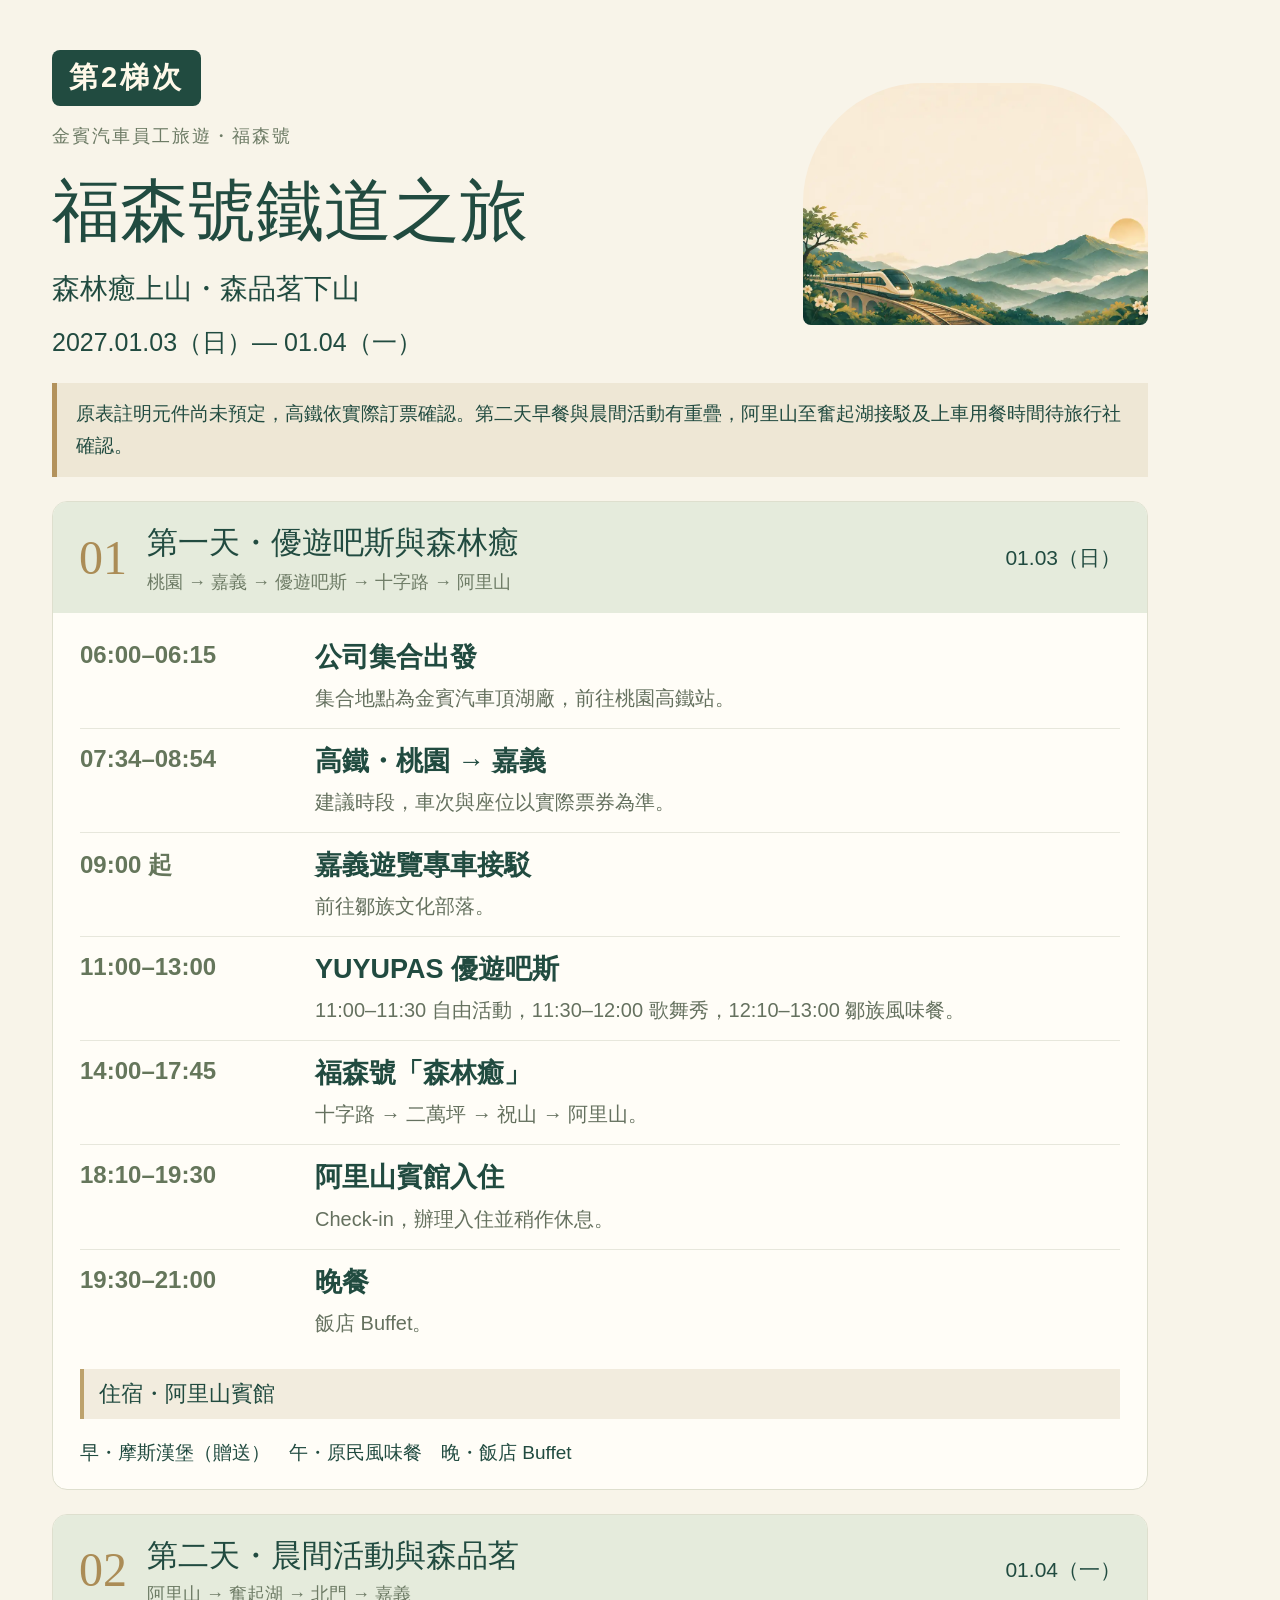
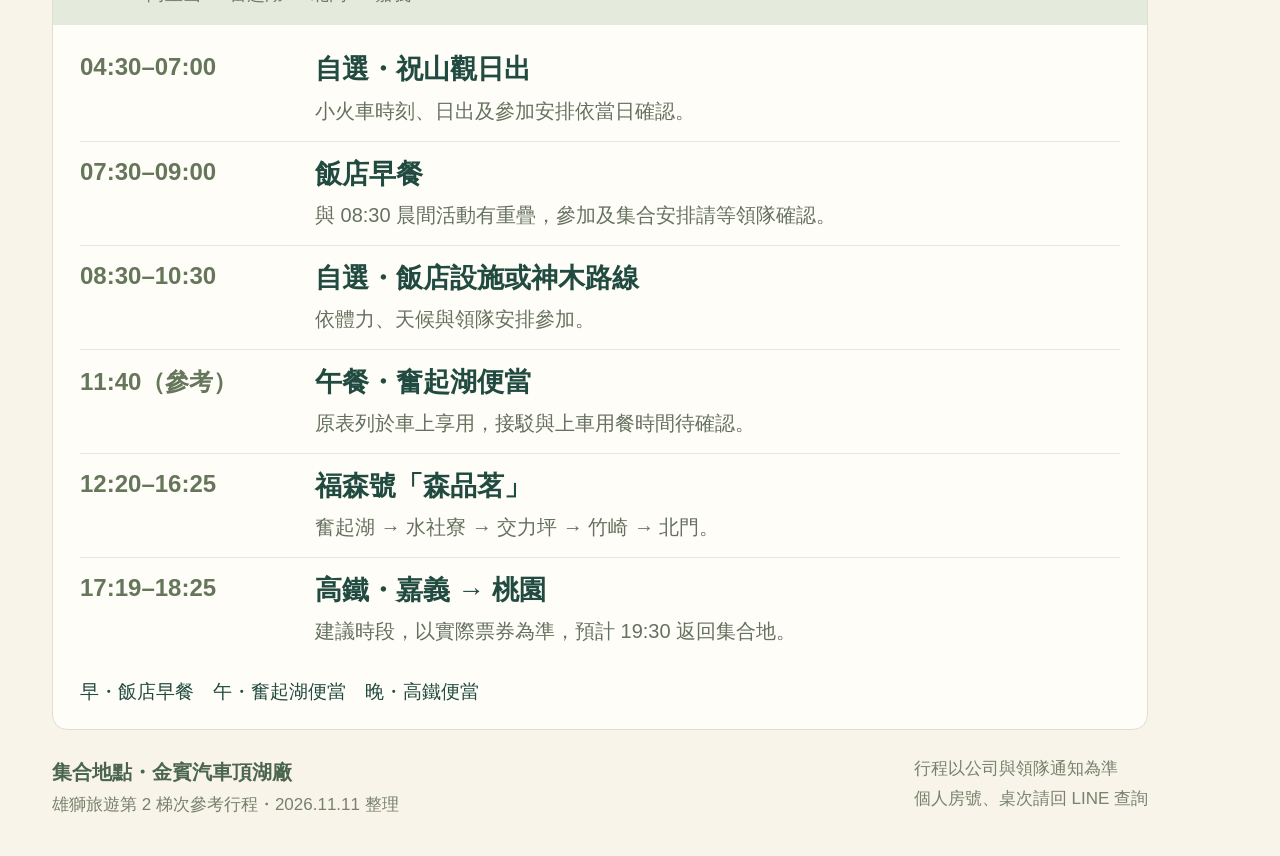
<file: docs/r01/bd/itinerary.html>
<!doctype html><html lang="zh-Hant"><head><meta charset="utf-8"><meta name="viewport" content="width=1200"><title>福森號・第2梯次・行程圖</title><style>
    @font-face{font-family:PosterSans;src:local('Microsoft JhengHei')}@font-face{font-family:PosterSerif;src:local('DFKai-SB')}
    *{box-sizing:border-box}body{margin:0;width:1200px;background:#f8f4e9;color:#214b40;font-family:PosterSans,'Microsoft JhengHei',sans-serif}.poster{padding:50px 52px 36px}.hero{display:grid;grid-template-columns:1fr 345px;gap:25px;align-items:center;margin-bottom:24px}.eyebrow{font-size:18px;letter-spacing:2px;color:#6d7b65}.hero h1{font:68px/1.35 PosterSerif,serif;margin:12px 0}.sub{font-size:28px;margin:0 0 18px}.date{font-size:25px;margin:0}.hero img{width:345px;height:242px;object-fit:cover;object-position:left bottom;border-radius:120px 120px 8px 8px}.code{display:inline-block;background:#214b40;color:#fff9e9;border-radius:8px;font:700 29px PosterSans,sans-serif;padding:8px 17px;letter-spacing:3px}.notice{font-size:19px;line-height:1.7;background:#eee7d5;border-left:5px solid #b3925c;padding:15px 19px;margin-bottom:24px}.day{background:#fffdf7;border:1px solid #dedfce;border-radius:15px;overflow:hidden;margin-bottom:24px}.day-head{background:#e5ebdc;display:flex;align-items:center;gap:20px;padding:19px 26px}.day-index{font:48px/1 PosterSerif,serif;color:#ab8c56}.day-head h2{font:31px/1.4 PosterSans,sans-serif;margin:0 0 5px}.day-head p{font-size:18px;margin:0;color:#6d7b65}.day-label{margin-left:auto;white-space:nowrap;font-size:21px}.events{padding:12px 27px}.event{display:grid;grid-template-columns:215px 1fr;gap:20px;border-bottom:1px solid #e7e7dc;padding:13px 0}.event:last-child{border:0}.time{font-size:24px;font-weight:700;color:#65765b;padding-top:3px}.event h3{font-size:27px;line-height:1.45;margin:0 0 5px}.event p{font-size:20px;line-height:1.65;color:#65715f;margin:0}.meals{font-size:19px;line-height:1.7;margin:0;padding:3px 27px 20px}.stay{font-size:22px;background:#f2ecde;border-left:4px solid #bda26c;margin:4px 27px 15px;padding:10px 15px}.foot{font-size:17px;line-height:1.8;color:#77816b;display:flex;justify-content:space-between;gap:25px}.foot strong{font-size:20px;color:#4b654f}.pending .event{padding:26px 0}.pending .day{margin-bottom:28px}.pending .notice{font-size:22px}
    </style></head><body class=""><main id="poster" class="poster"><header class="hero"><div><span class="code">第2梯次</span><p class="eyebrow">金賓汽車員工旅遊・福森號</p><h1>福森號鐵道之旅</h1><p class="sub">森林癒上山・森品茗下山</p><p class="date">2027.01.03（日）— 01.04（一）</p></div><img src="../../assets/r01-cover.webp" alt="阿里山森林旅行插畫"></header><div class="notice">原表註明元件尚未預定，高鐵依實際訂票確認。第二天早餐與晨間活動有重疊，阿里山至奮起湖接駁及上車用餐時間待旅行社確認。</div><section class="day"><header class="day-head"><span class="day-index">01</span><div><h2>第一天・優遊吧斯與森林癒</h2><p>桃園 → 嘉義 → 優遊吧斯 → 十字路 → 阿里山</p></div><span class="day-label">01.03（日）</span></header><div class="events"><div class="event"><div class="time">06:00–06:15</div><div><h3>公司集合出發</h3><p>集合地點為金賓汽車頂湖廠，前往桃園高鐵站。</p></div></div><div class="event"><div class="time">07:34–08:54</div><div><h3>高鐵・桃園 → 嘉義</h3><p>建議時段，車次與座位以實際票券為準。</p></div></div><div class="event"><div class="time">09:00 起</div><div><h3>嘉義遊覽專車接駁</h3><p>前往鄒族文化部落。</p></div></div><div class="event"><div class="time">11:00–13:00</div><div><h3>YUYUPAS 優遊吧斯</h3><p>11:00–11:30 自由活動，11:30–12:00 歌舞秀，12:10–13:00 鄒族風味餐。</p></div></div><div class="event"><div class="time">14:00–17:45</div><div><h3>福森號「森林癒」</h3><p>十字路 → 二萬坪 → 祝山 → 阿里山。</p></div></div><div class="event"><div class="time">18:10–19:30</div><div><h3>阿里山賓館入住</h3><p>Check-in，辦理入住並稍作休息。</p></div></div><div class="event"><div class="time">19:30–21:00</div><div><h3>晚餐</h3><p>飯店 Buffet。</p></div></div></div><p class="stay">住宿・阿里山賓館</p><p class="meals">早・摩斯漢堡（贈送）　午・原民風味餐　晚・飯店 Buffet</p></section><section class="day"><header class="day-head"><span class="day-index">02</span><div><h2>第二天・晨間活動與森品茗</h2><p>阿里山 → 奮起湖 → 北門 → 嘉義</p></div><span class="day-label">01.04（一）</span></header><div class="events"><div class="event"><div class="time">04:30–07:00</div><div><h3>自選・祝山觀日出</h3><p>小火車時刻、日出及參加安排依當日確認。</p></div></div><div class="event"><div class="time">07:30–09:00</div><div><h3>飯店早餐</h3><p>與 08:30 晨間活動有重疊，參加及集合安排請等領隊確認。</p></div></div><div class="event"><div class="time">08:30–10:30</div><div><h3>自選・飯店設施或神木路線</h3><p>依體力、天候與領隊安排參加。</p></div></div><div class="event"><div class="time">11:40（參考）</div><div><h3>午餐・奮起湖便當</h3><p>原表列於車上享用，接駁與上車用餐時間待確認。</p></div></div><div class="event"><div class="time">12:20–16:25</div><div><h3>福森號「森品茗」</h3><p>奮起湖 → 水社寮 → 交力坪 → 竹崎 → 北門。</p></div></div><div class="event"><div class="time">17:19–18:25</div><div><h3>高鐵・嘉義 → 桃園</h3><p>建議時段，以實際票券為準，預計 19:30 返回集合地。</p></div></div></div><p class="meals">早・飯店早餐　午・奮起湖便當　晚・高鐵便當</p></section><footer class="foot"><div><strong>集合地點・金賓汽車頂湖廠</strong><br>雄獅旅遊第 2 梯次參考行程・2026.11.11 整理</div><div>行程以公司與領隊通知為準<br>個人房號、桌次請回 LINE 查詢</div></footer></main></body></html>
</file>
<file: docs/assets/style.css>
@import url('https://fonts.googleapis.com/css2?family=Noto+Sans+TC:wght@400;500;600;700&family=Noto+Serif+TC:wght@500;600;700&display=swap');
:root{--ink:#183e35;--paper:#f8f5ed;--muted:#667469;--line:#dcded2;--sage:#e8ecdf;--accent:#a57043}*{box-sizing:border-box}html{scroll-behavior:smooth;scroll-padding-top:90px}body{margin:0;background:var(--paper);color:var(--ink);font-family:'Noto Sans TC',sans-serif;font-size:15px;line-height:1.9}a{color:inherit;text-decoration:none}button,input{font:inherit}button,a,input{-webkit-tap-highlight-color:transparent}a:focus-visible,button:focus-visible,input:focus-visible{outline:3px solid #c3854f;outline-offset:5px}.skip{position:fixed;top:-100px;z-index:100;background:#fff;padding:12px}.skip:focus{top:0}.topbar{max-width:1280px;margin:auto;padding:26px 6%;display:flex;align-items:center;justify-content:space-between}.brand{display:flex;gap:13px;align-items:center;font-size:15px;font-weight:600;line-height:1.5}.seal{font-family:'Noto Serif TC',serif;background:var(--ink);color:#f9f1d9;font-size:17px;padding:6px 10px;text-align:center;line-height:1.2}.brand small{display:block;font-size:9px;letter-spacing:2px;margin-top:5px;font-weight:400}.route-badge{border:1px solid #a7b3a4;border-radius:99px;padding:5px 15px;font-size:12px;letter-spacing:1px}main{max-width:1280px;margin:auto}.hero{margin:18px 6% 0;display:grid;grid-template-columns:1fr 1.05fr;gap:36px;align-items:center;min-height:450px}.eyebrow{font-size:10px;font-weight:600;letter-spacing:2.2px;color:var(--muted);margin:0 0 18px}h1,h2,h3,p{margin-top:0}h1,h2{font-family:'Noto Serif TC',serif;font-weight:600}h1{font-size:clamp(30px,3.6vw,48px);line-height:1.6;letter-spacing:-.7px;margin-bottom:22px}.intro{max-width:410px;color:#54665b;font-size:14px;line-height:2.1}.tags{display:flex;gap:7px;flex-wrap:wrap;margin:24px 0 30px}.tags span{border:1px solid var(--line);padding:3px 11px;font-size:11px;border-radius:3px}.text-link{font-size:12px;font-weight:600;display:inline-flex;gap:22px;align-items:center;border-bottom:1px solid #a9b5a7;padding:7px 0}.hero-art{height:460px;position:relative;background:#e4e7d9;overflow:hidden;border-radius:200px 200px 6px 6px}.hero-art img{width:100%;height:100%;object-fit:cover;object-position:50% 75%}.art-label{position:absolute;bottom:14px;left:20px;letter-spacing:2px;font-size:9px;color:#fff;text-shadow:0 1px 4px #183e35}.chapter-nav{display:flex;justify-content:center;gap:50px;padding:26px 15px;margin:42px 6% 30px;border-top:1px solid var(--line);border-bottom:1px solid var(--line);font-size:12px}.chapter-nav a:hover{color:var(--accent)}.sound-panel{margin:0 6% 65px;padding:22px 28px;background:var(--sage);border-radius:7px;display:flex;gap:24px;align-items:center}.sound-mark{font-family:serif;font-size:42px;color:#8c9c76}.sound-copy{flex:1}.sound-copy .eyebrow{font-size:8px;margin-bottom:4px}.sound-copy h2{font-family:inherit;font-size:15px;margin-bottom:3px}.sound-copy p{font-size:11px;margin-bottom:0;color:var(--muted)}#sound-status{font-size:10px;color:var(--muted)}.sound-controls{display:flex;flex-direction:column;gap:8px;min-width:160px}.sound-controls label{display:flex;align-items:center;gap:10px;font-size:10px}.sound-controls input{accent-color:var(--ink);width:110px}.button{border:0;background:var(--ink);color:#fffdf4;display:inline-flex;justify-content:center;align-items:center;gap:28px;padding:12px 22px;border-radius:3px;font-size:12px;cursor:pointer}.button:hover{background:#31584c}.button.light{background:var(--paper);color:var(--ink)}.meet{margin:0 6%;padding:40px;background:var(--ink);color:var(--paper);display:grid;grid-template-columns:1fr 1fr;gap:50px;border-radius:4px}.meet .eyebrow{color:#c1cbb6}.meet h2{font-size:30px;line-height:1.7;margin:0}.meet p{font-size:13px}.meet .fineprint{font-size:10px;color:#bdc9b9;margin:14px 0 0}.section{padding:72px 6% 0}.section-heading{display:flex;justify-content:space-between;align-items:end;gap:25px;margin-bottom:32px}.section h2{font-size:30px;line-height:1.6;margin-bottom:8px}.section-heading p:last-child{font-size:11px;color:var(--muted);text-align:right}.stories{display:grid;grid-template-columns:1fr 1fr;gap:45px}.story{display:flex;gap:23px;padding-top:24px;border-top:1px solid var(--line)}.number{font-size:38px;color:#acb59b;font-family:serif;line-height:1.4}.story h3{font-size:18px;font-family:'Noto Serif TC',serif;margin-bottom:14px}.story p,.hotel p{font-size:13px;color:#5b6a60;line-height:2.1}.hotels{display:grid;grid-template-columns:repeat(auto-fit,minmax(260px,1fr));gap:22px}.hotel{padding:30px;background:#eeeee2;border:1px solid #e0e3d5;border-radius:5px;position:relative}.hotel-icon{display:block;font-size:35px;margin-bottom:20px;color:#8b9a7e}.hotel .eyebrow{font-size:9px;margin-bottom:8px}.hotel h3{font-family:'Noto Serif TC',serif;font-size:23px;margin-bottom:16px}.fineprint{font-size:11px;color:var(--muted);margin-top:18px}.packing{display:grid;grid-template-columns:1fr 1fr;gap:65px}.packing>div>p:not(.eyebrow){font-size:13px;color:var(--muted);max-width:390px}.packing-progress{display:inline-block;font-size:12px;padding:6px 13px;border:1px solid var(--line);border-radius:99px}.check{display:flex;gap:12px;align-items:center;padding:14px 0;border-bottom:1px solid var(--line);font-size:13px;cursor:pointer}.check input{width:18px;height:18px;accent-color:var(--ink);flex-shrink:0}.check:has(input:checked) span{text-decoration:line-through;color:#86917d}.reset{padding:7px 0;font-size:11px;background:none;border:0;color:var(--muted);cursor:pointer;margin-top:10px}.resource-list{display:grid;grid-template-columns:1fr 1fr;gap:0 45px;margin-top:25px}.resource-list>a{display:flex;justify-content:space-between;align-items:center;border-bottom:1px solid var(--line);padding:20px 0;gap:20px}.resource-list h3{font-size:14px;margin-bottom:3px}.resource-list p{font-size:11px;color:var(--muted);margin:0}.resource-list>a>span{font-size:24px}.editor-note{margin:65px 6% 0;border-top:1px solid var(--line);padding-top:25px;color:var(--muted);font-size:11px}.editor-note strong{font-weight:500;color:var(--ink)}.editor-note p{margin:8px 0 0}footer{text-align:center;padding:60px 6% 115px}.brand-name{font-family:'Noto Serif TC',serif;font-size:20px}.brand-name span{font-family:sans-serif;font-size:10px;margin-left:10px;color:var(--muted)}footer p{font-size:12px;margin:12px 0}footer small{font-size:9px;color:var(--muted)}.bottom-actions{position:fixed;bottom:0;left:0;right:0;background:rgba(248,245,237,.97);border-top:1px solid var(--line);padding:12px max(6%,env(safe-area-inset-left)) calc(12px + env(safe-area-inset-bottom));display:flex;gap:12px;justify-content:center;z-index:10;backdrop-filter:blur(12px)}.bottom-actions a{padding:10px 25px;font-size:12px;border:1px solid var(--line);border-radius:4px}.bottom-actions a:last-child{background:var(--ink);color:var(--paper)}.lake{--ink:#244e50;--sage:#e5eddf;--accent:#a46b44}.lake .hero-art{border-radius:6px 200px 6px 6px}.lake .hero-art img{object-position:center}.lake .hotel{background:#eeede2}
@media(max-width:700px){body{font-size:14px}.topbar{padding:20px 6%}.brand{font-size:12px}.brand small{font-size:7px}.seal{font-size:15px}.route-badge{font-size:10px;padding:4px 11px}.hero{display:flex;flex-direction:column;gap:25px;margin-top:20px;align-items:stretch}.hero-copy{padding-top:10px}h1{font-size:33px;margin-bottom:20px}.intro{font-size:13px;max-width:none}.tags{margin:20px 0}.hero .text-link{margin-top:0}.hero-art{height:310px;border-radius:130px 130px 5px 5px}.lake .hero-art{border-radius:5px 130px 5px 5px}.chapter-nav{gap:0;justify-content:space-between;margin-top:28px;padding:20px 0;font-size:11px}.sound-panel{padding:20px;gap:14px;flex-wrap:wrap;margin-bottom:40px}.sound-mark{display:none}.sound-copy{min-width:210px}.sound-controls{width:100%;flex-direction:row;align-items:center;justify-content:space-between;min-width:0}.sound-controls .button{padding:11px 14px;font-size:11px}.sound-controls input{width:85px}.meet{padding:28px;grid-template-columns:1fr;gap:20px}.meet h2{font-size:27px}.meet p{font-size:12px}.section{padding-top:48px}.section h2{font-size:27px}.section-heading{display:block;margin-bottom:22px}.section-heading p:last-child{text-align:left;margin-top:12px;font-size:10px}.stories,.packing,.resource-list{grid-template-columns:1fr;gap:25px}.number{font-size:34px}.story h3{font-size:17px}.hotel{padding:25px}.hotel h3{font-size:21px}.hotels{grid-template-columns:1fr}.packing{gap:25px}.resource-list{gap:0}.eyebrow{font-size:9px;letter-spacing:1.8px}.bottom-actions a{flex:1;text-align:center;padding:10px;font-size:11px}.editor-note{margin-top:45px}footer{padding-top:42px}.sound-controls label{font-size:9px}}
@media(prefers-reduced-motion:reduce){html{scroll-behavior:auto}*{animation:none!important;transition:none!important}}

.top-tools{display:flex;align-items:center;gap:10px}#quick-sound{border:0;background:var(--sage);color:var(--ink);padding:7px 11px;border-radius:99px;font-size:11px;cursor:pointer}.forest .hero-art img{object-position:left bottom}@media(max-width:700px){.top-tools{gap:6px}#quick-sound{font-size:9px;padding:6px 8px}.route-badge{font-size:9px;padding:4px 9px}}

.morning-options{display:grid;grid-template-columns:repeat(2,minmax(0,1fr));gap:20px}.morning-option{padding:28px;background:#e8edde;border:1px solid var(--line);border-radius:5px;display:flex;flex-direction:column;align-items:flex-start}.morning-option .number{margin-bottom:18px}.morning-option h3{font-family:"Noto Serif TC",serif;font-size:23px;margin-bottom:14px}.morning-option p{font-size:13px;color:var(--muted);line-height:2}.morning-option .text-link{margin-top:auto;gap:12px}.morning-option .secondary{margin-top:12px;font-size:11px}.morning-option .fineprint{font-size:10px;margin:12px 0 0}@media(max-width:850px){.morning-options{grid-template-columns:1fr}.morning-option{padding:25px}.morning-option .number{margin-bottom:10px}}

/* Morning choices: compact editorial rows, with image above copy on mobile. */
.morning-options{grid-template-columns:1fr;gap:24px}.morning-option.morning-feature{display:grid;grid-template-columns:minmax(0,1fr) minmax(0,1fr);padding:0;overflow:hidden;align-items:stretch;gap:0}.morning-copy{padding:30px 34px;align-self:center}.morning-feature .number{font-size:22px;margin:0 0 10px;display:block;line-height:1.2}.morning-feature h3{font-size:27px;margin-bottom:12px}.morning-feature p{font-size:13px;line-height:1.95;margin-bottom:18px}.morning-feature .text-link{margin-top:0;font-size:12px}.morning-feature .secondary{display:flex;width:max-content;max-width:100%;margin-top:10px}.morning-media{margin:0;position:relative;min-height:300px;height:100%;overflow:hidden}.morning-media img{width:100%;height:100%;object-fit:cover;display:block;position:absolute;inset:0}.morning-media figcaption{position:absolute;bottom:12px;left:14px;background:rgba(248,245,237,.9);color:var(--ink);font-size:9px;letter-spacing:1px;padding:4px 9px;border-radius:2px}.morning-feature:nth-child(2){background:#f0eee4}@media(max-width:700px){.morning-option.morning-feature{grid-template-columns:1fr}.morning-copy{padding:25px;grid-row:2}.morning-media{grid-row:1;min-height:0;height:auto;aspect-ratio:16/10}.morning-feature h3{font-size:23px}.morning-feature p{font-size:13px}.morning-feature .number{font-size:19px}.morning-options{gap:22px}}

.trip-dates{font-size:1.1rem;color:var(--green);font-weight:600}.trip-notice{padding:18px 22px;background:#eee9d8;border-radius:12px;line-height:1.8}.poster-link{display:block;max-width:850px;margin:28px auto}.poster-link img{display:block;width:100%;height:auto;border-radius:18px;border:1px solid #dfdccd}.chapter-nav{overflow-x:auto;white-space:nowrap}.chapter-nav a{flex-shrink:0}

/* Fusen combinations share the original forest guide's typography and colors. */
.combo-grid{display:grid;grid-template-columns:repeat(2,minmax(0,1fr));gap:18px}.combo-card{display:flex;align-items:center;gap:20px;padding:26px;border:1px solid var(--line);border-radius:7px;background:#eeeee2}.combo-card:hover,.combo-card.is-current{border-color:#8a9c7c;background:#e4eadb}.combo-code{font-family:Georgia,serif;font-size:38px;letter-spacing:2px;color:#a07f46}.combo-card h3{font-size:17px;margin:0 0 5px}.combo-card p{font-size:11px;line-height:1.7;color:var(--muted);margin:0}.combo-card>span:last-child{margin-left:auto}.leg-grid{display:grid;grid-template-columns:repeat(4,minmax(0,1fr));gap:18px}.leg-card{border-top:1px solid var(--line);padding:20px 0}.leg-card .eyebrow{margin:10px 0}.leg-card h3{font-family:'Noto Serif TC',serif;font-size:22px;margin-bottom:12px}.leg-card>p{font-size:13px}.fusen-days{display:grid;gap:25px;margin-top:28px}.fusen-day{background:#fffdf7;border:1px solid var(--line);border-radius:9px;overflow:hidden}.fusen-day>header{display:flex;gap:22px;align-items:center;padding:24px 28px;background:var(--sage)}.day-index{font-family:Georgia,serif;font-size:39px;color:#a3844f}.fusen-day .eyebrow{margin:0 0 6px}.fusen-day h3{font-family:'Noto Serif TC',serif;font-size:23px;margin:0 0 6px}.fusen-day>header p:last-child{font-size:12px;color:var(--muted);margin:0}.fusen-events{list-style:none;padding:12px 28px;margin:0}.fusen-events li{display:grid;grid-template-columns:150px 1fr;gap:20px;border-bottom:1px solid #e8e9de;padding:16px 0}.fusen-events li:last-child{border:0}.fusen-events time{font-size:14px;font-weight:600;color:#66795c}.fusen-events h4{font-size:16px;line-height:1.7;margin:0 0 4px}.fusen-events p{font-size:12px;line-height:1.9;color:var(--muted);margin:0}.fusen-stay{border-left:3px solid #bda26c;background:#f2ecde;padding:10px 14px;margin:5px 28px 16px;font-size:14px}.fusen-meals{font-size:12px;color:var(--muted);padding:0 28px 22px;margin:0}.fusen-meet{margin-top:65px}
@media(max-width:700px){.combo-grid{grid-template-columns:1fr}.combo-card{padding:21px;gap:17px}.combo-code{font-size:32px}.combo-card h3{font-size:16px}.leg-grid{grid-template-columns:1fr 1fr;gap:15px}.fusen-day>header{padding:20px;gap:15px}.fusen-day h3{font-size:19px}.fusen-events{padding:8px 20px}.fusen-events li{grid-template-columns:1fr;gap:6px;padding:17px 0}.fusen-events time{font-size:13px}.fusen-stay{margin:4px 20px 15px}.fusen-meals{padding:0 20px 20px}.fusen-meet{margin-top:45px}}
</file>
<file: docs/admin/admin.css>
:root{--ink:#214b40;--muted:#6b786e;--paper:#f8f6ef;--line:#dce2d6;--surface:#fff;--soft:#eef2e8;--danger:#9d3f35}*{box-sizing:border-box}body{margin:0;background:var(--paper);color:var(--ink);font:15px/1.7 system-ui,-apple-system,'Segoe UI','Microsoft JhengHei',sans-serif}h1,h2,h3,p{margin:0}h1{font-size:25px;line-height:1.4;margin-top:4px}h2{font-size:20px;line-height:1.5}h3{font-size:18px}button,input,select{font:inherit}button{cursor:pointer}a{color:var(--ink)}[hidden]{display:none!important}.topbar{max-width:760px;margin:auto;padding:27px 24px 22px;display:flex;align-items:center;justify-content:space-between;gap:18px;border-bottom:1px solid var(--line)}.brand{font-size:12px;letter-spacing:1px;color:var(--muted)}main{max-width:760px;margin:auto;padding:25px 24px 30px}.login-panel{max-width:430px;margin:25px auto;background:#fff;border:1px solid var(--line);padding:28px;border-radius:10px}.login-panel>p{font-size:13px;color:var(--muted);margin:10px 0 22px}.login-panel .fine{font-size:11px;line-height:1.8;margin:16px 0 0}label{display:block;font-size:14px;font-weight:600;margin:23px 0 8px}input,select{width:100%;min-height:49px;border:1px solid #cbd5c6;background:#fff;color:var(--ink);border-radius:6px;padding:11px 12px;min-width:0;font-size:16px}input::placeholder{color:#96a18f;font-size:13px}input:focus,select:focus{outline:2px solid #9cad89;outline-offset:2px}button:focus-visible,a:focus-visible{outline:3px solid #bb9a63;outline-offset:4px}.password-field{display:flex;position:relative}.password-field input{padding-right:60px}.password-field button{position:absolute;right:7px;top:7px;border:0;background:#f0f3eb;border-radius:4px;padding:7px;font-size:12px;color:var(--ink)}.primary,.secondary{display:inline-flex;align-items:center;justify-content:center;gap:10px;border:1px solid var(--ink);border-radius:6px;padding:12px 19px;min-height:46px;background:var(--ink);color:#fff;font-size:14px;font-weight:600;text-decoration:none}.secondary{background:#fff;color:var(--ink);border-color:var(--line)}button:disabled{opacity:.55;cursor:wait}.full{width:100%;margin-top:25px}.text-button{background:transparent;border:0;padding:8px 0;color:var(--ink);font-size:13px;text-decoration:underline;text-underline-offset:3px}.intro{display:flex;justify-content:space-between;gap:20px;align-items:center}.intro p{color:var(--muted);font-size:13px}.zone{font-size:10px;color:var(--muted);white-space:nowrap;border:1px solid var(--line);padding:4px 8px;border-radius:4px}.tabs{display:flex;gap:0;margin:23px 0 28px;border-bottom:1px solid var(--line)}.tabs>button{width:50%;padding:13px 8px;border:0;background:transparent;color:var(--muted);font-size:14px;border-bottom:3px solid transparent}.tabs>button.active{color:var(--ink);border-color:var(--ink);font-weight:600}.section-title{display:flex;justify-content:space-between;align-items:center;gap:12px}.field-hint{font-size:11px;color:var(--muted);line-height:1.8;margin-top:7px}.date-time{display:grid;grid-template-columns:1fr 1fr;gap:18px}.date-time input{min-width:0;max-width:100%;appearance:none;-webkit-appearance:none}.send-time{font-size:13px;color:#486043;background:var(--soft);border-left:3px solid #9cae87;padding:13px 15px;margin-top:17px;line-height:1.8}.send-time.invalid{background:#f9ece8;color:var(--danger);border-color:#c58a75}.optional{font-size:11px;font-weight:400;color:var(--muted);margin-left:6px}.notice{font-size:11px;line-height:1.85;color:#8b7458;margin-top:22px}.filters{display:flex;gap:8px;margin:20px 0 14px}.filters button{border:1px solid var(--line);background:#fff;color:var(--muted);padding:7px 14px;border-radius:5px;font-size:12px}.filters .selected{background:var(--soft);color:var(--ink);border-color:#bac9ad}.reminder-card{padding:22px;background:#fff;border:1px solid var(--line);border-radius:8px;margin-top:15px}.card-top{display:flex;justify-content:space-between;gap:16px;align-items:start}.route-name{font-size:11px;color:var(--muted);margin-bottom:6px}.meeting-date{font-size:20px;letter-spacing:.2px;font-weight:650;font-variant-numeric:tabular-nums;line-height:1.5}.badge{padding:4px 8px;background:#edf2e6;color:#526a40;white-space:nowrap;font-size:10px;border-radius:4px}.badge.sent{background:#e5efea;color:#38634f}.badge.cancelled,.badge.expired{background:#f0f0e9;color:#7b8273}.badge.sending{background:#fcf0d8;color:#937144}.place-name{font-size:14px;line-height:1.8;margin-top:14px;white-space:pre-wrap;overflow-wrap:anywhere}.map-link{display:inline-block;font-size:12px;margin-top:7px;overflow-wrap:anywhere}.card-send{font-size:11px;color:var(--muted);margin-top:12px}.card-actions{display:flex;justify-content:flex-end;gap:10px;margin-top:17px;border-top:1px solid #eef0e9;padding-top:15px}.card-actions button{padding:8px 14px;background:#fff;border:1px solid var(--line);color:var(--ink);border-radius:5px;font-size:12px}.card-actions .cancel-button{color:var(--danger)}.empty{font-size:14px;color:var(--muted);text-align:center;padding:45px 15px;border:1px dashed #d1d9cb;margin-top:20px}#status{position:sticky;bottom:14px;padding:14px 18px;border:1px solid #b8c7ad;background:#edf4e5;color:#31532d;border-radius:7px;box-shadow:0 5px 22px #1d3b2310;margin-top:22px;font-size:13px;line-height:1.8;z-index:4}#status.error{background:#fff0ea;color:var(--danger);border-color:#ddb3a5}footer{font-size:10px;color:#8b9384;border-top:1px solid var(--line);padding-top:20px;margin-top:34px;line-height:1.8}dialog{border:1px solid var(--line);padding:0;border-radius:12px;background:var(--paper);color:var(--ink);max-width:500px;width:calc(100% - 32px);max-height:90dvh}dialog::backdrop{background:#17382cb3}.dialog-content{padding:26px}dialog h2{font-size:22px;margin-bottom:22px}.preview-info{display:grid;grid-template-columns:86px 1fr;gap:8px 14px;margin:0 0 21px;font-size:13px;line-height:1.8}.preview-info dt{color:var(--muted)}.preview-info dd{margin:0;overflow-wrap:anywhere}.preview-label{font-size:11px;color:var(--muted);margin-bottom:8px}.message-preview{padding:17px;background:#fff;border:1px solid var(--line);font-size:12px;line-height:1.9;white-space:pre-wrap;overflow-wrap:anywhere;border-radius:6px}.dialog-note{font-size:11px;line-height:1.9;color:var(--muted);margin:15px 0}.dialog-actions{display:flex;gap:12px;margin-top:25px}.dialog-actions>button{flex:1;padding:12px 8px}.error-text{color:var(--danger);font-size:12px;line-height:1.8;margin-top:15px}.cancel-confirm{font-size:14px;line-height:1.9}.cancel-confirm strong{font-weight:600}.loading{opacity:.65;pointer-events:none}@media(max-width:500px){.topbar{padding:22px 19px 18px}main{padding:22px 19px 28px}h1{font-size:23px}.login-panel{margin-top:12px;padding:23px 20px}.intro{display:block}.intro .zone{display:inline-block;margin-top:10px}.date-time{gap:12px}.date-time input{font-size:15px;padding:11px 8px}.section-title h2{font-size:19px}.reminder-card{padding:19px}.meeting-date{font-size:19px}.dialog-content{padding:23px 20px}.preview-info{grid-template-columns:73px 1fr;gap:8px 10px}.tabs{margin-bottom:24px}.zone{font-size:10px}}
</file>
